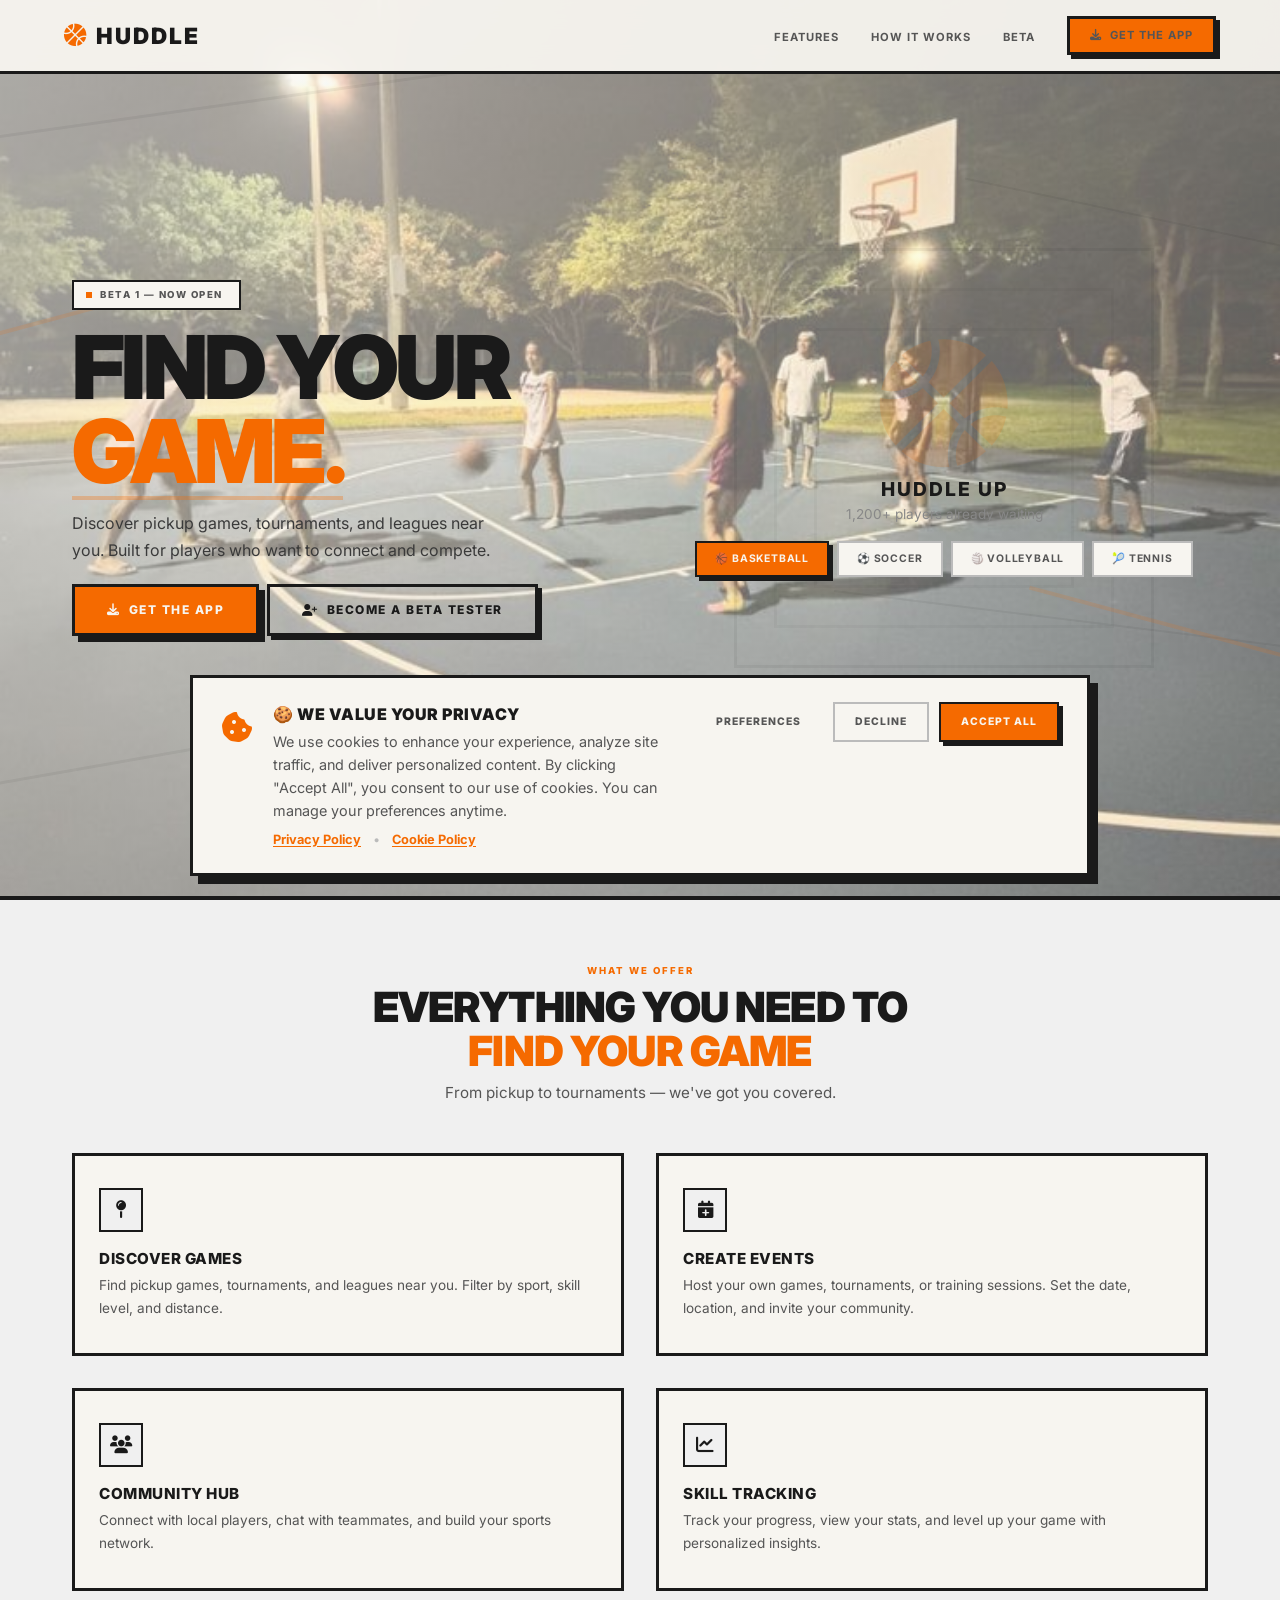
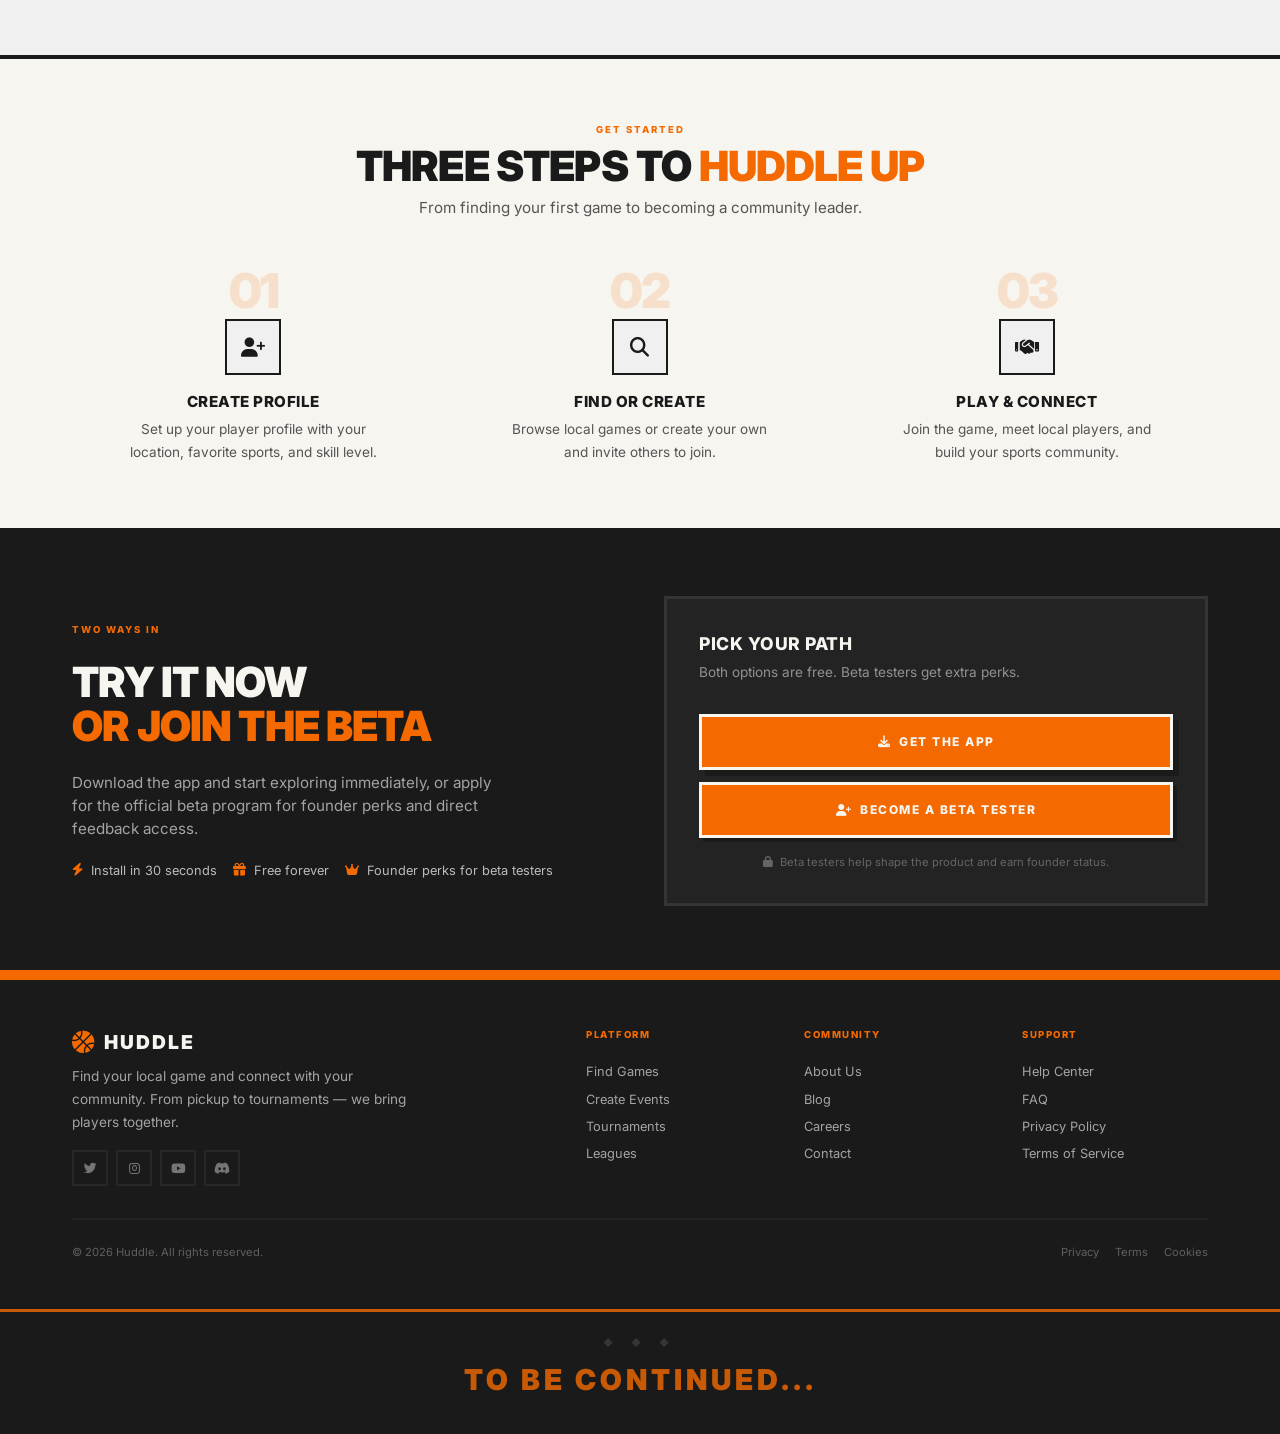
<file: index.html>
<!DOCTYPE html>
<html lang="en">

<head>
    <meta charset="UTF-8" />
    <meta name="viewport" content="width=device-width, initial-scale=1.0" />

    <!-- ========================================
    SEO & META TAGS
    ======================================== -->

    <title>Huddle — Find Pickup Games, Tournaments &amp; Leagues Near You</title>
    <meta name="title" content="Huddle — Find Pickup Games, Tournaments &amp; Leagues Near You" />
    <meta name="description"
        content="Discover pickup games, tournaments, and leagues near you. Join 1,200+ players already waiting. Find your game and connect with your community today." />
    <meta name="keywords"
        content="pickup games, sports leagues, tournaments, find games, local sports, basketball, soccer, volleyball, tennis, community sports, South Africa" />
    <meta name="robots" content="index, follow" />
    <link rel="canonical" href="https://joinhuddleup.netlify.app/" />

    <!-- Open Graph / Facebook -->
    <meta property="og:type" content="website" />
    <meta property="og:url" content="https://joinhuddleup.netlify.app/" />
    <meta property="og:title" content="Huddle — Find Pickup Games, Tournaments &amp; Leagues Near You" />
    <meta property="og:description"
        content="Discover pickup games, tournaments, and leagues near you. Join 1,200+ players already waiting. Find your game and connect with your community today." />
    <meta property="og:image" content="https://joinhuddleup.netlify.app//assets/images/og-image.jpg" />
    <meta property="og:image:width" content="1200" />
    <meta property="og:image:height" content="630" />
    <meta property="og:site_name" content="Huddle" />
    <meta property="og:locale" content="en_ZA" />

    <!-- Twitter -->
    <meta name="twitter:card" content="summary_large_image" />
    <meta name="twitter:url" content="https://joinhuddleup.netlify.app/" />
    <meta name="twitter:title" content="Huddle — Find Pickup Games, Tournaments &amp; Leagues Near You" />
    <meta name="twitter:description"
        content="Discover pickup games, tournaments, and leagues near you. Join 1,200+ players already waiting. Find your game and connect with your community today." />
    <meta name="twitter:image" content="https://joinhuddleup.netlify.app/assets/images/og-image.jpg" />

    <!-- Favicon -->
    <link rel="icon" href="assets/icons/favicon.ico" sizes="any" />
    <link rel="icon" href="assets/icons/favicon.svg" type="image/svg+xml" />
    <link rel="apple-touch-icon" href="assets/icons/apple-touch-icon.png" />
    <link rel="manifest" href="assets/icons/site.webmanifest" />

    <!-- Google Fonts -->
    <link rel="preconnect" href="https://fonts.googleapis.com" />
    <link rel="preconnect" href="https://fonts.gstatic.com" crossorigin />
    <link
        href="https://fonts.googleapis.com/css2?family=Inter:opsz,wght@14..32,300;14..32,400;14..32,500;14..32,600;14..32,700;14..32,800;14..32,900&display=swap"
        rel="stylesheet" />

    <!-- Font Awesome -->
    <link rel="stylesheet" href="https://cdnjs.cloudflare.com/ajax/libs/font-awesome/6.5.2/css/all.min.css" />

    <!-- ========================================
    LOADING SCREEN STYLES
    ======================================== -->
    <style>
        #loader-wrapper {
            position: fixed;
            top: 0;
            left: 0;
            right: 0;
            bottom: 0;
            z-index: 9999;
            background: #F7F5F0;
            display: flex;
            flex-direction: column;
            align-items: center;
            justify-content: center;
            transition: opacity 0.6s ease, visibility 0.6s ease;
            border-bottom: 6px solid #1A1A1A;
        }

        #loader-wrapper.hidden {
            opacity: 0;
            visibility: hidden;
            pointer-events: none;
        }

        .loader-ball {
            width: 60px;
            height: 60px;
            background: #F56A00;
            border-radius: 0;
            position: relative;
            box-shadow: 6px 6px 0 #1A1A1A;
            animation: bounce 0.8s cubic-bezier(0.3, 0.1, 0.7, 0.9) infinite alternate;
        }

        .loader-ball::after {
            content: '';
            position: absolute;
            top: 50%;
            left: 50%;
            transform: translate(-50%, -50%);
            width: 30px;
            height: 30px;
            border-radius: 0;
            border: 3px solid rgba(255, 255, 255, 0.3);
            border-top-color: #fff;
            animation: spin 1.2s linear infinite;
        }

        .loader-ball .shadow {
            position: absolute;
            bottom: -20px;
            left: 50%;
            transform: translateX(-50%);
            width: 40px;
            height: 8px;
            background: rgba(26, 26, 26, 0.10);
            border-radius: 0;
            animation: shadow 0.8s cubic-bezier(0.3, 0.1, 0.7, 0.9) infinite alternate;
        }

        @keyframes bounce {
            0% { transform: translateY(0); }
            100% { transform: translateY(-50px); }
        }

        @keyframes shadow {
            0% { transform: translateX(-50%) scale(1); opacity: 0.5; }
            100% { transform: translateX(-50%) scale(0.6); opacity: 0.15; }
        }

        @keyframes spin {
            0% { transform: translate(-50%, -50%) rotate(0deg); }
            100% { transform: translate(-50%, -50%) rotate(360deg); }
        }

        .loader-text {
            margin-top: 32px;
            font-family: 'Inter', sans-serif;
            font-weight: 900;
            font-size: 1.2rem;
            color: #1A1A1A;
            letter-spacing: 2px;
            display: flex;
            align-items: center;
            gap: 4px;
            text-transform: uppercase;
        }

        .loader-text .dot { animation: dotPulse 1.4s ease-in-out infinite; }
        .loader-text .dot:nth-child(2) { animation-delay: 0.2s; }
        .loader-text .dot:nth-child(3) { animation-delay: 0.4s; }

        @keyframes dotPulse {
            0%, 80%, 100% { opacity: 0; }
            40% { opacity: 1; }
        }

        .loader-sub {
            font-family: 'Inter', sans-serif;
            font-weight: 700;
            font-size: 0.75rem;
            color: #555555;
            margin-top: 8px;
            text-align: center;
            text-transform: uppercase;
            letter-spacing: 1.5px;
        }

        .loader-progress {
            margin-top: 24px;
            width: 200px;
            height: 4px;
            background: #F0F0F0;
            border-radius: 0;
            overflow: hidden;
            position: relative;
            border: 2px solid #1A1A1A;
        }

        .loader-progress .bar {
            position: absolute;
            top: 0;
            left: 0;
            height: 100%;
            width: 0%;
            background: #F56A00;
            border-radius: 0;
            transition: width 0.3s ease;
        }

        /* Cookie banner (unchanged) */
        .cookie-banner {
            position: fixed;
            bottom: 24px;
            left: 50%;
            transform: translateX(-50%) translateY(120px);
            max-width: 900px;
            width: calc(100% - 48px);
            background: #F7F5F0;
            border-radius: 0;
            box-shadow: 8px 8px 0 #1A1A1A;
            z-index: 9998;
            padding: 24px 28px;
            transition: transform 0.6s cubic-bezier(0.4, 0, 0.2, 1), opacity 0.6s ease;
            opacity: 0;
            border: 3px solid #1A1A1A;
        }

        .cookie-banner.show {
            transform: translateX(-50%) translateY(0);
            opacity: 1;
        }

        .cookie-banner.hidden {
            transform: translateX(-50%) translateY(120px);
            opacity: 0;
            pointer-events: none;
        }

        .cookie-banner-content {
            display: flex;
            align-items: flex-start;
            gap: 20px;
        }

        .cookie-banner-icon {
            flex-shrink: 0;
            font-size: 2rem;
            color: #F56A00;
            margin-top: 2px;
        }

        .cookie-banner-text { flex: 1; }

        .cookie-banner-text h3 {
            font-size: 1rem;
            font-weight: 900;
            color: #1A1A1A;
            margin-bottom: 4px;
            text-transform: uppercase;
            letter-spacing: 0.5px;
        }

        .cookie-banner-text p {
            font-size: 0.9rem;
            color: #555555;
            line-height: 1.6;
            margin: 0;
        }

        .cookie-banner-links { margin-top: 8px; font-size: 0.8rem; }

        .cookie-banner-links a {
            color: #F56A00;
            text-decoration: underline;
            text-underline-offset: 2px;
            font-weight: 700;
            transition: color 0.2s ease;
        }

        .cookie-banner-links a:hover { color: #D95C00; }

        .cookie-banner-links .separator {
            margin: 0 8px;
            color: #BBBBBB;
        }

        .cookie-banner-actions {
            display: flex;
            gap: 10px;
            flex-shrink: 0;
            align-items: center;
            margin-left: 12px;
        }

        .cookie-btn {
            padding: 10px 20px;
            border: 2px solid #1A1A1A;
            border-radius: 0;
            font-family: 'Inter', sans-serif;
            font-weight: 800;
            font-size: 0.65rem;
            cursor: pointer;
            transition: all 0.3s ease;
            white-space: nowrap;
            text-transform: uppercase;
            letter-spacing: 1px;
            min-height: 40px;
        }

        .cookie-btn-accept {
            background: #F56A00;
            color: #F7F5F0;
            box-shadow: 4px 4px 0 #1A1A1A;
        }

        .cookie-btn-accept:hover {
            background: #D95C00;
            transform: translate(-2px, -2px);
            box-shadow: 6px 6px 0 #1A1A1A;
        }

        .cookie-btn-decline {
            background: transparent;
            color: #555555;
            border: 2px solid #BBBBBB;
            box-shadow: none;
        }

        .cookie-btn-decline:hover {
            border-color: #1A1A1A;
            color: #1A1A1A;
            box-shadow: 4px 4px 0 #1A1A1A;
        }

        .cookie-btn-preferences {
            background: transparent;
            color: #555555;
            border: 2px solid transparent;
            box-shadow: none;
        }

        .cookie-btn-preferences:hover {
            border-color: #BBBBBB;
            background: #F0F0F0;
            box-shadow: 4px 4px 0 #1A1A1A;
        }

        .cookie-modal {
            display: none;
            position: fixed;
            inset: 0;
            background: rgba(26, 26, 26, 0.7);
            z-index: 10000;
            backdrop-filter: blur(4px);
            align-items: center;
            justify-content: center;
            padding: 20px;
        }

        .cookie-modal.show { display: flex; }

        .cookie-modal-content {
            background: #F7F5F0;
            border-radius: 0;
            max-width: 560px;
            width: 100%;
            max-height: 90vh;
            overflow-y: auto;
            padding: 36px 40px 32px;
            position: relative;
            box-shadow: 12px 12px 0 #1A1A1A;
            border: 3px solid #1A1A1A;
            animation: modalSlide 0.3s ease;
        }

        @keyframes modalSlide {
            from { opacity: 0; transform: scale(0.95) translateY(10px); }
            to { opacity: 1; transform: scale(1) translateY(0); }
        }

        .cookie-modal-close {
            position: absolute;
            top: 16px;
            right: 20px;
            background: none;
            border: none;
            font-size: 1.8rem;
            color: #888888;
            cursor: pointer;
            transition: color 0.2s ease;
            line-height: 1;
        }

        .cookie-modal-close:hover { color: #1A1A1A; }

        .cookie-modal-content h3 {
            font-size: 1.4rem;
            font-weight: 900;
            color: #1A1A1A;
            margin-bottom: 4px;
            text-transform: uppercase;
            letter-spacing: 1px;
        }

        .cookie-modal-sub {
            font-size: 0.9rem;
            color: #555555;
            margin-bottom: 24px;
        }

        .cookie-modal-options {
            display: flex;
            flex-direction: column;
            gap: 16px;
            margin-bottom: 24px;
        }

        .cookie-option {
            display: flex;
            justify-content: space-between;
            align-items: center;
            padding: 14px 16px;
            background: #F0F0F0;
            border-radius: 0;
            gap: 16px;
            border: 2px solid transparent;
            transition: border-color 0.2s ease;
        }

        .cookie-option:hover { border-color: #1A1A1A; }

        .cookie-option-info { flex: 1; }

        .cookie-option-name {
            font-weight: 800;
            font-size: 0.9rem;
            color: #1A1A1A;
            display: block;
            text-transform: uppercase;
            letter-spacing: 0.5px;
        }

        .cookie-option-desc {
            font-size: 0.8rem;
            color: #888888;
            display: block;
            margin-top: 2px;
        }

        .cookie-option-tag {
            display: inline-block;
            padding: 1px 10px;
            border-radius: 0;
            font-size: 0.5rem;
            font-weight: 800;
            text-transform: uppercase;
            letter-spacing: 0.5px;
            margin-top: 4px;
            border: 2px solid #1A1A1A;
        }

        .cookie-option-tag.essential {
            background: #1A1A1A;
            color: #F7F5F0;
        }

        .cookie-option-tag.functional {
            background: #F56A00;
            color: #F7F5F0;
            border-color: #F56A00;
        }

        .cookie-option-tag.analytics,
        .cookie-option-tag.marketing {
            background: #F0F0F0;
            color: #1A1A1A;
        }

        .toggle {
            position: relative;
            width: 44px;
            height: 24px;
            flex-shrink: 0;
        }

        .toggle input { opacity: 0; width: 0; height: 0; }

        .toggle .slider {
            position: absolute;
            cursor: pointer;
            inset: 0;
            background: #BBBBBB;
            transition: all 0.3s ease;
            border: 2px solid #1A1A1A;
            border-radius: 0;
        }

        .toggle .slider::before {
            content: '';
            position: absolute;
            height: 16px;
            width: 16px;
            left: 2px;
            bottom: 2px;
            background: #F7F5F0;
            transition: all 0.3s ease;
            border: 2px solid #1A1A1A;
            border-radius: 0;
        }

        .toggle input:checked+.slider { background: #F56A00; }

        .toggle input:checked+.slider::before {
            transform: translateX(20px);
            background: #F7F5F0;
        }

        .toggle input:disabled+.slider { opacity: 0.5; cursor: not-allowed; }

        .cookie-modal-actions {
            display: flex;
            gap: 10px;
            flex-wrap: wrap;
            padding-top: 16px;
            border-top: 3px solid #1A1A1A;
        }

        .cookie-modal-actions .cookie-btn {
            flex: 1;
            min-width: 100px;
            text-align: center;
            padding: 12px 20px;
        }

        .cookie-toast {
            position: fixed;
            bottom: 100px;
            right: 24px;
            background: #1A1A1A;
            color: #F7F5F0;
            padding: 14px 22px;
            border-radius: 0;
            font-family: 'Inter', sans-serif;
            font-size: 0.85rem;
            font-weight: 700;
            box-shadow: 6px 6px 0 #1A1A1A;
            transform: translateX(120px);
            opacity: 0;
            transition: all 0.5s cubic-bezier(0.4, 0, 0.2, 1);
            z-index: 10001;
            display: flex;
            align-items: center;
            gap: 10px;
            border: 2px solid #1A1A1A;
            text-transform: uppercase;
            letter-spacing: 0.5px;
        }

        .cookie-toast.show { transform: translateX(0); opacity: 1; }

        .cookie-toast i { color: #F56A00; font-size: 1.1rem; }

        @media (max-width: 968px) {
            .cookie-banner {
                bottom: 16px;
                width: calc(100% - 32px);
                padding: 20px;
            }

            .cookie-banner-content { flex-direction: column; gap: 14px; }
            .cookie-banner-icon { display: none; }

            .cookie-banner-actions {
                flex-direction: column;
                width: 100%;
                margin-left: 0;
                gap: 8px;
            }

            .cookie-banner-actions .cookie-btn {
                width: 100%;
                justify-content: center;
                padding: 12px;
            }

            .cookie-modal-content {
                padding: 24px 20px 20px;
                margin: 16px;
            }

            .cookie-option {
                flex-direction: column;
                align-items: flex-start;
                gap: 10px;
            }

            .cookie-modal-actions { flex-direction: column; }

            .cookie-modal-actions .cookie-btn {
                flex: none;
                width: 100%;
            }

            .cookie-toast {
                left: 16px;
                right: 16px;
                bottom: 90px;
                transform: translateY(120px);
            }

            .cookie-toast.show { transform: translateY(0); }
        }

        @media (max-width: 480px) {
            .cookie-banner {
                padding: 16px;
                bottom: 12px;
                width: calc(100% - 24px);
                box-shadow: 4px 4px 0 #1A1A1A;
            }

            .cookie-banner-text h3 { font-size: 0.9rem; }
            .cookie-banner-text p { font-size: 0.8rem; }

            .cookie-modal-content { padding: 20px 16px 16px; }
            .cookie-modal-content h3 { font-size: 1.2rem; }
            .cookie-option { padding: 12px 14px; }

            .loader-ball { width: 48px; height: 48px; }
            .loader-ball::after { width: 24px; height: 24px; }
            .loader-text { font-size: 1rem; margin-top: 24px; }
            .loader-progress { width: 160px; }
        }

        @media (max-width: 360px) {
            .loader-ball { width: 40px; height: 40px; }
            .loader-ball::after { width: 20px; height: 20px; }
            .loader-text { font-size: 0.9rem; }
            .loader-sub { font-size: 0.65rem; }
            .loader-progress { width: 140px; }
        }
    </style>

    <link rel="stylesheet" href="css/style.css" />

</head>

<body>

    <!-- ========================================
    LOADING SCREEN
    ======================================== -->
    <div id="loader-wrapper">
        <div class="loader-ball">
            <div class="shadow"></div>
        </div>
        <div class="loader-text">
            Huddle<span class="dot">.</span><span class="dot">.</span><span class="dot">.</span>
        </div>
        <div class="loader-sub">Finding your local games</div>
        <div class="loader-progress">
            <div class="bar" id="loaderProgressBar"></div>
        </div>
    </div>

    <!-- ========================================
    COOKIE CONSENT BANNER
    ======================================== -->
    <div id="cookieConsent" class="cookie-banner" role="dialog" aria-label="Cookie consent">
        <div class="cookie-banner-content">
            <div class="cookie-banner-icon">
                <i class="fas fa-cookie-bite"></i>
            </div>
            <div class="cookie-banner-text">
                <h3>🍪 We value your privacy</h3>
                <p>
                    We use cookies to enhance your experience, analyze site traffic, and deliver personalized content.
                    By clicking "Accept All", you consent to our use of cookies.
                    You can manage your preferences anytime.
                </p>
                <div class="cookie-banner-links">
                    <a href="pages/privacy.html">Privacy Policy</a>
                    <span class="separator">•</span>
                    <a href="pages/cookies.html">Cookie Policy</a>
                </div>
            </div>
            <div class="cookie-banner-actions">
                <button class="cookie-btn cookie-btn-preferences" id="cookiePreferencesBtn">
                    Preferences
                </button>
                <button class="cookie-btn cookie-btn-decline" id="cookieDeclineBtn">
                    Decline
                </button>
                <button class="cookie-btn cookie-btn-accept" id="cookieAcceptBtn">
                    Accept All
                </button>
            </div>
        </div>
    </div>

    <!-- Cookie Preferences Modal -->
    <div id="cookieModal" class="cookie-modal">
        <div class="cookie-modal-content">
            <button class="cookie-modal-close" id="cookieModalClose">&times;</button>
            <h3>Cookie Preferences</h3>
            <p class="cookie-modal-sub">Choose which cookies you want to allow.</p>

            <div class="cookie-modal-options">
                <div class="cookie-option">
                    <div class="cookie-option-info">
                        <span class="cookie-option-name">Essential Cookies</span>
                        <span class="cookie-option-desc">Required for the website to function properly. Cannot be
                            disabled.</span>
                        <span class="cookie-option-tag essential">Always Active</span>
                    </div>
                    <div class="toggle">
                        <input type="checkbox" checked disabled />
                        <span class="slider"></span>
                    </div>
                </div>

                <div class="cookie-option">
                    <div class="cookie-option-info">
                        <span class="cookie-option-name">Functional Cookies</span>
                        <span class="cookie-option-desc">Remember your preferences and settings for a better
                            experience.</span>
                        <span class="cookie-option-tag functional">Optional</span>
                    </div>
                    <div class="toggle">
                        <input type="checkbox" id="cookieFunctional" checked />
                        <label for="cookieFunctional" class="slider"></label>
                    </div>
                </div>

                <div class="cookie-option">
                    <div class="cookie-option-info">
                        <span class="cookie-option-name">Analytics Cookies</span>
                        <span class="cookie-option-desc">Help us understand how you use Huddle to improve our
                            platform.</span>
                        <span class="cookie-option-tag analytics">Optional</span>
                    </div>
                    <div class="toggle">
                        <input type="checkbox" id="cookieAnalytics" checked />
                        <label for="cookieAnalytics" class="slider"></label>
                    </div>
                </div>

                <div class="cookie-option">
                    <div class="cookie-option-info">
                        <span class="cookie-option-name">Marketing Cookies</span>
                        <span class="cookie-option-desc">Deliver relevant ads and promotions based on your
                            interests.</span>
                        <span class="cookie-option-tag marketing">Optional</span>
                    </div>
                    <div class="toggle">
                        <input type="checkbox" id="cookieMarketing" checked />
                        <label for="cookieMarketing" class="slider"></label>
                    </div>
                </div>
            </div>

            <div class="cookie-modal-actions">
                <button class="cookie-btn cookie-btn-decline" id="cookieModalDecline">Decline All</button>
                <button class="cookie-btn cookie-btn-preferences" id="cookieModalSave">Save Preferences</button>
                <button class="cookie-btn cookie-btn-accept" id="cookieModalAccept">Accept All</button>
            </div>
        </div>
    </div>

    <!-- Toast Notification -->
    <div id="cookieToast" class="cookie-toast">
        <i class="fas fa-check-circle"></i>
        <span id="cookieToastMessage">Preferences saved!</span>
    </div>

    <!-- ========================================
    NAVIGATION
    ======================================== -->
    <nav id="navbar">
        <div class="nav-wrapper">
            <a href="#" class="logo">
                <i class="fas fa-basketball-ball"></i> HUDDLE
            </a>
            <ul class="nav-links">
                <li><a href="#features">Features</a></li>
                <li><a href="#how-it-works">How It Works</a></li>
                <li><a href="#beta">Beta</a></li>
                <li>
                    <a href="https://huddleza.netlify.app/?install=1"
                       class="btn btn-primary btn-small"
                       target="_blank"
                       rel="noopener">
                        <i class="fas fa-download"></i> Get the App
                    </a>
                </li>
            </ul>
            <button class="mobile-menu" id="menuToggle">
                <i class="fas fa-bars"></i>
            </button>
        </div>
    </nav>

    <!-- Mobile -->
    <div class="mobile-overlay" id="mobileOverlay"></div>
    <div class="mobile-panel" id="mobilePanel">
        <button class="close-btn" id="closeMenu"><i class="fas fa-times"></i></button>
        <a href="#features">Features</a>
        <a href="#how-it-works">How It Works</a>
        <a href="#beta">Beta</a>
        <a href="https://huddleza.netlify.app/?install=1"
           class="btn btn-primary btn-small"
           target="_blank"
           rel="noopener"
           style="margin-top:16px;width:100%;justify-content:center;">
            <i class="fas fa-download"></i> Get the App
        </a>
    </div>

    <!-- ========================================
    HERO
    ======================================== -->
    <section class="hero" id="heroSection">
        <div class="speed-lines">
            <div class="speed-line"></div>
            <div class="speed-line"></div>
            <div class="speed-line"></div>
            <div class="speed-line"></div>
            <div class="speed-line"></div>
            <div class="speed-line accent"></div>
            <div class="speed-line accent"></div>
        </div>
        <div class="container">
            <div class="hero-grid">
                <div class="hero-content">
                    <div class="hero-badge">
                        <span class="dot"></span> Beta 1 — Now Open
                    </div>

                    <h1 class="hero-title">
                        FIND YOUR<br />
                        <span class="highlight" id="sportHighlight">GAME.</span>
                    </h1>

                    <p class="hero-description" id="sportDescription">
                        Discover pickup games, tournaments, and leagues near you.
                        Built for players who want to connect and compete.
                    </p>

                    <div class="hero-actions">
                        <a href="https://huddleza.netlify.app/?install=1"
                           class="btn btn-primary"
                           target="_blank"
                           rel="noopener">
                            <i class="fas fa-download"></i> Get the App
                        </a>
                        <a href="pages/beta.html" class="btn btn-outline">
                            <i class="fas fa-user-plus"></i> Become a Beta Tester
                        </a>
                    </div>
                </div>

                <div class="hero-visual">
                    <div class="ring"></div>
                    <div class="ring"></div>
                    <div class="ring"></div>

                    <div class="content">
                        <span class="big-icon" id="sportIcon">
                            <i class="fas fa-basketball-ball"></i>
                        </span>
                        <div class="label" id="sportLabel">Huddle Up</div>
                        <div class="sub-label">1,200+ players already waiting</div>

                        <div class="feature-pills">
                            <span class="pill active" data-sport="basketball">
                                🏀 Basketball
                            </span>
                            <span class="pill" data-sport="soccer">
                                ⚽ Soccer
                            </span>
                            <span class="pill" data-sport="volleyball">
                                🏐 Volleyball
                            </span>
                            <span class="pill" data-sport="tennis">
                                🎾 Tennis
                            </span>
                        </div>
                    </div>
                </div>
            </div>
        </div>
    </section>

    <!-- ========================================
    FEATURES
    ======================================== -->
    <section class="features" id="features">
        <div class="container">
            <div class="features-header">
                <div class="section-label">What We Offer</div>
                <h2 class="section-title">
                    Everything you need to <br /><span class="highlight">find your game</span>
                </h2>
                <p class="section-sub">From pickup to tournaments — we've got you covered.</p>
            </div>

            <div class="features-grid">
                <div class="feature-card">
                    <div class="icon"><i class="fas fa-map-pin"></i></div>
                    <h3>Discover Games</h3>
                    <p>Find pickup games, tournaments, and leagues near you. Filter by sport, skill level, and distance.
                    </p>
                </div>

                <div class="feature-card">
                    <div class="icon"><i class="fas fa-calendar-plus"></i></div>
                    <h3>Create Events</h3>
                    <p>Host your own games, tournaments, or training sessions. Set the date, location, and invite your
                        community.</p>
                </div>

                <div class="feature-card">
                    <div class="icon"><i class="fas fa-users"></i></div>
                    <h3>Community Hub</h3>
                    <p>Connect with local players, chat with teammates, and build your sports network.</p>
                </div>

                <div class="feature-card">
                    <div class="icon"><i class="fas fa-chart-line"></i></div>
                    <h3>Skill Tracking</h3>
                    <p>Track your progress, view your stats, and level up your game with personalized insights.</p>
                </div>
            </div>
        </div>
    </section>

    <!-- ========================================
    HOW IT WORKS
    ======================================== -->
    <section class="how-it-works" id="how-it-works">
        <div class="container">
            <div class="features-header">
                <div class="section-label">Get Started</div>
                <h2 class="section-title">
                    Three steps to <span class="highlight">huddle up</span>
                </h2>
                <p class="section-sub">From finding your first game to becoming a community leader.</p>
            </div>

            <div class="steps-grid">
                <div class="step">
                    <div class="number">01</div>
                    <div class="icon-wrap"><i class="fas fa-user-plus"></i></div>
                    <h3>Create Profile</h3>
                    <p>Set up your player profile with your location, favorite sports, and skill level.</p>
                </div>

                <div class="step">
                    <div class="number">02</div>
                    <div class="icon-wrap"><i class="fas fa-magnifying-glass"></i></div>
                    <h3>Find or Create</h3>
                    <p>Browse local games or create your own and invite others to join.</p>
                </div>

                <div class="step">
                    <div class="number">03</div>
                    <div class="icon-wrap"><i class="fas fa-handshake"></i></div>
                    <h3>Play & Connect</h3>
                    <p>Join the game, meet local players, and build your sports community.</p>
                </div>
            </div>
        </div>
    </section>

    <!-- ========================================
    BETA
    ======================================== -->
    <section class="waitlist" id="beta">
        <div class="container">
            <div class="waitlist-wrapper">
                <div class="waitlist-content">
                    <div class="section-label">Two Ways In</div>
                    <h2 class="section-title">
                        Try it now <br /><span class="highlight">or join the beta</span>
                    </h2>
                    <p class="section-sub">
                        Download the app and start exploring immediately, or apply for the
                        official beta program for founder perks and direct feedback access.
                    </p>
                    <div class="waitlist-perks">
                        <span class="perk"><i class="fas fa-bolt"></i> Install in 30 seconds</span>
                        <span class="perk"><i class="fas fa-gift"></i> Free forever</span>
                        <span class="perk"><i class="fas fa-crown"></i> Founder perks for beta testers</span>
                    </div>
                </div>

                <div class="waitlist-form">
                    <div class="form-title">Pick Your Path</div>
                    <div class="form-sub">Both options are free. Beta testers get extra perks.</div>

                    <!-- Primary: Download -->
                    <a href="https://huddleza.netlify.app/?install=1"
                       class="btn btn-primary"
                       target="_blank"
                       rel="noopener"
                       style="width:100%;justify-content:center;margin-top:16px;">
                        <i class="fas fa-download"></i> Get the App
                    </a>

                    <!-- Secondary: Beta -->
                    <a href="pages/beta.html"
                       class="btn btn-outline"
                       style="width:100%;justify-content:center;margin-top:12px;">
                        <i class="fas fa-user-plus"></i> Become a Beta Tester
                    </a>

                    <div class="footnote" style="margin-top:16px;">
                        <i class="fas fa-lock"></i> Beta testers help shape the product and earn founder status.
                    </div>
                </div>
            </div>
        </div>
    </section>

    <!-- ========================================
    FOOTER
    ======================================== -->
    <footer class="footer">
        <div class="container">
            <div class="footer-top">
                <div class="footer-brand">
                    <a href="#" class="logo">
                        <i class="fas fa-basketball-ball"></i> HUDDLE
                    </a>
                    <p>Find your local game and connect with your community. From pickup to tournaments — we bring
                        players together.</p>
                    <div class="footer-social">
                        <a href="#"><i class="fab fa-twitter"></i></a>
                        <a href="https://www.instagram.com/buildinglynx/"><i class="fab fa-instagram"></i></a>
                        <a href="https://www.youtube.com/@filmedbyluvo"><i class="fab fa-youtube"></i></a>
                        <a href="#"><i class="fab fa-discord"></i></a>
                    </div>
                </div>

                <div class="footer-links">
                    <div>
                        <h4>Platform</h4>
                        <a href="#">Find Games</a>
                        <a href="#">Create Events</a>
                        <a href="#">Tournaments</a>
                        <a href="#">Leagues</a>
                    </div>
                    <div>
                        <h4>Community</h4>
                        <a href="#">About Us</a>
                        <a href="#">Blog</a>
                        <a href="#">Careers</a>
                        <a href="#">Contact</a>
                    </div>
                    <div>
                        <h4>Support</h4>
                        <a href="pages/help.html">Help Center</a>
                        <a href="pages/faq.html">FAQ</a>
                        <a href="pages/privacy.html">Privacy Policy</a>
                        <a href="pages/terms.html">Terms of Service</a>
                    </div>
                </div>
            </div>

            <div class="footer-bottom">
                <span>&copy; 2026 Huddle. All rights reserved.</span>
                <div class="footer-bottom-links">
                    <a href="pages/privacy.html">Privacy</a>
                    <a href="pages/terms.html">Terms</a>
                    <a href="pages/cookies.html">Cookies</a>
                </div>
            </div>
        </div>
        <div class="manga-continued">
            <span>To be continued...</span>
        </div>
    </footer>

    <script src="js/main.js"></script>

    <script>
        (function () {
            const loader = document.getElementById('loader-wrapper');
            const progressBar = document.getElementById('loaderProgressBar');

            let progress = 0;
            const interval = setInterval(() => {
                progress += Math.random() * 8 + 2;
                if (progress > 95) progress = 95;
                progressBar.style.width = progress + '%';
            }, 150);

            function hideLoader() {
                clearInterval(interval);
                progressBar.style.width = '100%';

                setTimeout(() => {
                    loader.classList.add('hidden');
                    document.body.style.overflow = '';
                }, 500);
            }

            if (document.readyState === 'complete') {
                hideLoader();
            } else {
                window.addEventListener('load', hideLoader);
            }

            setTimeout(() => {
                if (!loader.classList.contains('hidden')) {
                    hideLoader();
                }
            }, 3000);

            document.body.style.overflow = 'hidden';
        })();
    </script>

</body>

</html>
</file>
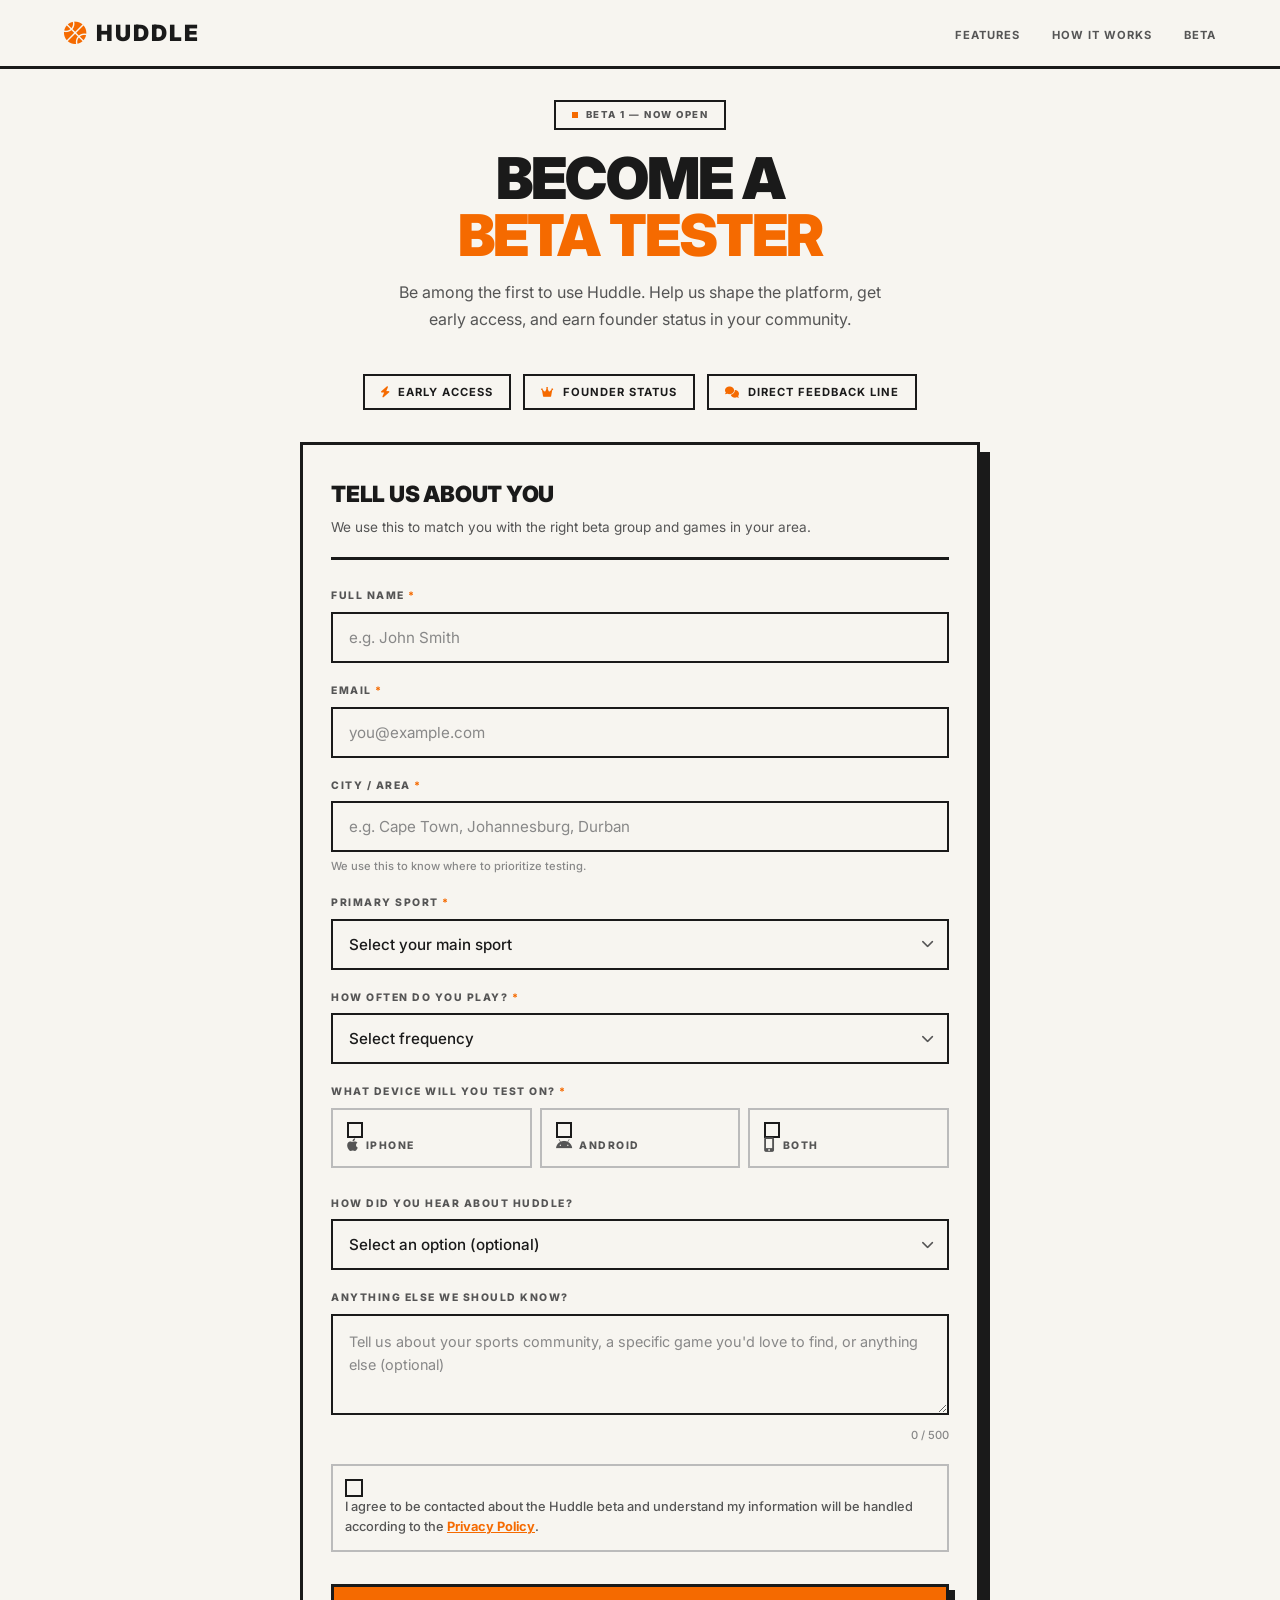
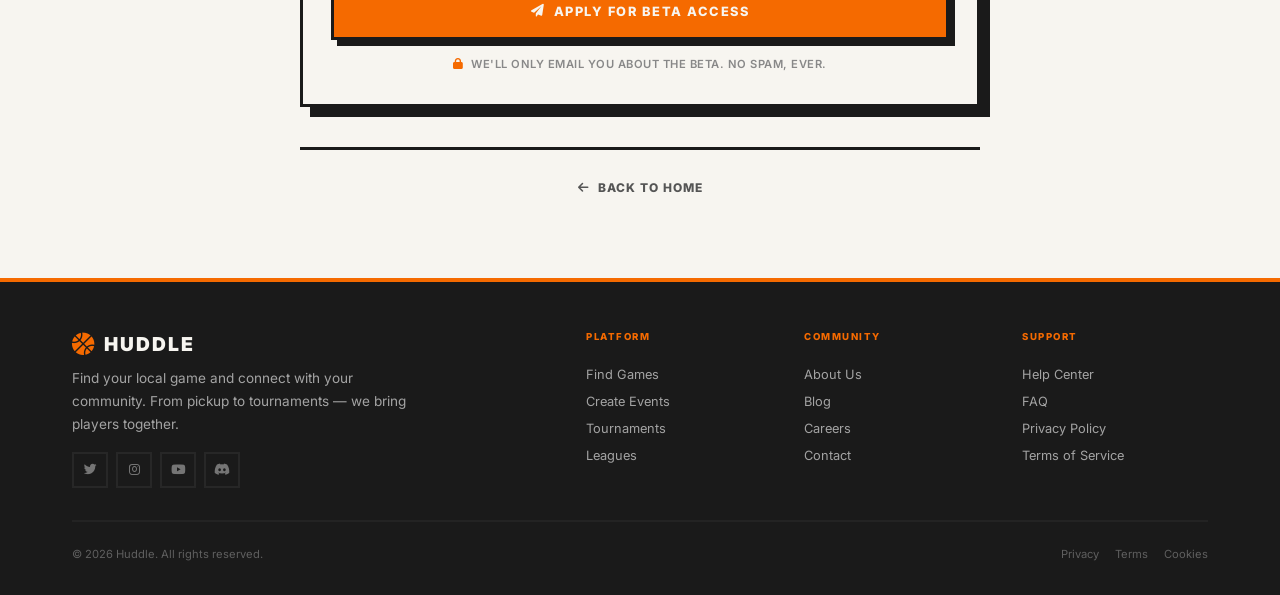
<file: pages/beta.html>
<!DOCTYPE html>
<html lang="en">

<head>
    <meta charset="UTF-8" />
    <meta name="viewport" content="width=device-width, initial-scale=1.0" />

    <title>Become a Beta Tester — Huddle</title>
    <meta name="description"
        content="Join the Huddle beta and help shape the future of local pickup sports. Sign up to test the app before launch." />
    <meta name="robots" content="noindex, follow" />
    <link rel="canonical" href="https://joinhuddleup.netlify.app/pages/beta.html" />

    <!-- Favicon -->
    <link rel="icon" href="/assets/icons/favicon.ico" sizes="any" />
    <link rel="icon" href="/assets/icons/favicon.svg" type="image/svg+xml" />
    <link rel="apple-touch-icon" href="/assets/icons/apple-touch-icon.png" />

    <!-- Fonts -->
    <link rel="preconnect" href="https://fonts.googleapis.com" />
    <link rel="preconnect" href="https://fonts.gstatic.com" crossorigin />
    <link
        href="https://fonts.googleapis.com/css2?family=Inter:opsz,wght@14..32,300;14..32,400;14..32,500;14..32,600;14..32,700;14..32,800;14..32,900&display=swap"
        rel="stylesheet" />

    <!-- Font Awesome -->
    <link rel="stylesheet" href="https://cdnjs.cloudflare.com/ajax/libs/font-awesome/6.0.0-beta3/css/all.min.css" />

    <!-- Styles -->
    <link rel="stylesheet" href="/css/style.css" />
    <link rel="stylesheet" href="/css/beta.css" />
</head>

<body>

    <!-- ========================================
    NAVIGATION
    ======================================== -->
    <nav id="navbar">
        <div class="nav-wrapper">
            <a href="/index.html" class="logo">
                <i class="fas fa-basketball-ball"></i> HUDDLE
            </a>
            <ul class="nav-links">
                <li><a href="/index.html#features">Features</a></li>
                <li><a href="/index.html#how-it-works">How It Works</a></li>
                <li><a href="/index.html#beta">Beta</a></li>
            </ul>
            <button class="mobile-menu" id="menuToggle">
                <i class="fas fa-bars"></i>
            </button>
        </div>
    </nav>

    <!-- Mobile Menu -->
    <div class="mobile-overlay" id="mobileOverlay"></div>
    <div class="mobile-panel" id="mobilePanel">
        <button class="close-btn" id="closeMenu"><i class="fas fa-times"></i></button>
        <a href="/index.html#features">Features</a>
        <a href="/index.html#how-it-works">How It Works</a>
        <a href="/index.html#beta">Beta</a>
    </div>

    <!-- ========================================
    BETA FORM
    ======================================== -->
    <main class="beta-wrapper">
        <div class="beta-container">

            <!-- Hero -->
            <div class="beta-hero">
                <div class="beta-badge">
                    <span class="dot"></span> BETA 1 — NOW OPEN
                </div>
                <h1>Become a<br /><span class="highlight">Beta Tester</span></h1>
                <p>
                    Be among the first to use Huddle. Help us shape the platform,
                    get early access, and earn founder status in your community.
                </p>
            </div>

            <!-- Benefits -->
            <div class="beta-benefits">
                <div class="beta-benefit">
                    <i class="fas fa-bolt"></i>
                    <span>Early access</span>
                </div>
                <div class="beta-benefit">
                    <i class="fas fa-crown"></i>
                    <span>Founder status</span>
                </div>
                <div class="beta-benefit">
                    <i class="fas fa-comments"></i>
                    <span>Direct feedback line</span>
                </div>
            </div>

            <!-- Form Card -->
            <div class="beta-card">

                <div class="beta-card-header">
                    <h2>Tell Us About You</h2>
                    <p>We use this to match you with the right beta group and games in your area.</p>
                </div>

                <form
                    id="betaForm"
                    action="https://formspree.io/f/mbgdoaan"
                    method="POST"
                    novalidate
                >
                    <!-- Honeypot -->
                    <input type="text" name="_gotcha" style="display:none" tabindex="-1" autocomplete="off" />

                    <!-- Subject line for email notification -->
                    <input type="hidden" name="_subject" value="New Huddle Beta Tester Application" />

                    <!-- ============================ -->
                    <!-- 1. FULL NAME -->
                    <!-- ============================ -->
                    <div class="form-field">
                        <label for="betaName">
                            FULL NAME <span class="required">*</span>
                        </label>
                        <input
                            type="text"
                            id="betaName"
                            name="name"
                            placeholder="e.g. John Smith"
                            required
                            maxlength="80"
                            autocomplete="name"
                        />
                        <span class="form-error" data-for="betaName"></span>
                    </div>

                    <!-- ============================ -->
                    <!-- 2. EMAIL -->
                    <!-- ============================ -->
                    <div class="form-field">
                        <label for="betaEmail">
                            EMAIL <span class="required">*</span>
                        </label>
                        <input
                            type="email"
                            id="betaEmail"
                            name="email"
                            placeholder="you@example.com"
                            required
                            autocomplete="email"
                        />
                        <span class="form-error" data-for="betaEmail"></span>
                    </div>

                    <!-- ============================ -->
                    <!-- 3. CITY -->
                    <!-- ============================ -->
                    <div class="form-field">
                        <label for="betaCity">
                            CITY / AREA <span class="required">*</span>
                        </label>
                        <input
                            type="text"
                            id="betaCity"
                            name="city"
                            placeholder="e.g. Cape Town, Johannesburg, Durban"
                            required
                            maxlength="80"
                            autocomplete="address-level2"
                        />
                        <span class="form-hint">We use this to know where to prioritize testing.</span>
                        <span class="form-error" data-for="betaCity"></span>
                    </div>

                    <!-- ============================ -->
                    <!-- 4. PRIMARY SPORT -->
                    <!-- ============================ -->
                    <div class="form-field">
                        <label for="betaSport">
                            PRIMARY SPORT <span class="required">*</span>
                        </label>
                        <div class="select-wrap">
                            <select id="betaSport" name="sport" required>
                                <option value="">Select your main sport</option>
                                <option value="basketball">🏀 Basketball</option>
                                <option value="soccer">⚽ Soccer</option>
                                <option value="volleyball">🏐 Volleyball</option>
                                <option value="tennis">🎾 Tennis</option>
                                <option value="running">🏃 Running</option>
                                <option value="other">🎯 Other</option>
                            </select>
                            <i class="fas fa-chevron-down"></i>
                        </div>
                        <span class="form-error" data-for="betaSport"></span>
                    </div>

                    <!-- ============================ -->
                    <!-- 5. PLAY FREQUENCY -->
                    <!-- ============================ -->
                    <div class="form-field">
                        <label for="betaFrequency">
                            HOW OFTEN DO YOU PLAY? <span class="required">*</span>
                        </label>
                        <div class="select-wrap">
                            <select id="betaFrequency" name="frequency" required>
                                <option value="">Select frequency</option>
                                <option value="daily">Almost every day</option>
                                <option value="weekly">A few times a week</option>
                                <option value="weekly_once">Once a week</option>
                                <option value="monthly">A few times a month</option>
                                <option value="sometimes">Occasionally</option>
                            </select>
                            <i class="fas fa-chevron-down"></i>
                        </div>
                        <span class="form-error" data-for="betaFrequency"></span>
                    </div>

                    <!-- ============================ -->
                    <!-- 6. DEVICE -->
                    <!-- ============================ -->
                    <div class="form-field">
                        <label>
                            WHAT DEVICE WILL YOU TEST ON? <span class="required">*</span>
                        </label>
                        <div class="radio-group">
                            <label class="radio-option">
                                <input type="radio" name="device" value="ios" required />
                                <span class="radio-box"></span>
                                <span class="radio-label">
                                    <i class="fab fa-apple"></i> iPhone
                                </span>
                            </label>
                            <label class="radio-option">
                                <input type="radio" name="device" value="android" required />
                                <span class="radio-box"></span>
                                <span class="radio-label">
                                    <i class="fab fa-android"></i> Android
                                </span>
                            </label>
                            <label class="radio-option">
                                <input type="radio" name="device" value="both" required />
                                <span class="radio-box"></span>
                                <span class="radio-label">
                                    <i class="fas fa-mobile-alt"></i> Both
                                </span>
                            </label>
                        </div>
                        <span class="form-error" data-for="device"></span>
                    </div>

                    <!-- ============================ -->
                    <!-- 7. HOW HEARD -->
                    <!-- ============================ -->
                    <div class="form-field">
                        <label for="betaHeard">
                            HOW DID YOU HEAR ABOUT HUDDLE?
                        </label>
                        <div class="select-wrap">
                            <select id="betaHeard" name="heard_from">
                                <option value="">Select an option (optional)</option>
                                <option value="friend">A friend told me</option>
                                <option value="instagram">Instagram</option>
                                <option value="tiktok">TikTok</option>
                                <option value="twitter">Twitter / X</option>
                                <option value="whatsapp">WhatsApp group</option>
                                <option value="google">Google search</option>
                                <option value="other">Other</option>
                            </select>
                            <i class="fas fa-chevron-down"></i>
                        </div>
                    </div>

                    <!-- ============================ -->
                    <!-- 8. NOTES -->
                    <!-- ============================ -->
                    <div class="form-field">
                        <label for="betaNotes">
                            ANYTHING ELSE WE SHOULD KNOW?
                        </label>
                        <textarea
                            id="betaNotes"
                            name="notes"
                            rows="3"
                            maxlength="500"
                            placeholder="Tell us about your sports community, a specific game you'd love to find, or anything else (optional)"
                        ></textarea>
                        <span class="form-hint char-count">
                            <span id="notesCount">0</span> / 500
                        </span>
                    </div>

                    <!-- ============================ -->
                    <!-- 9. CONSENT -->
                    <!-- ============================ -->
                    <div class="form-field">
                        <label class="checkbox-option">
                            <input type="checkbox" name="consent" id="betaConsent" required />
                            <span class="checkbox-box"></span>
                            <span class="checkbox-label">
                                I agree to be contacted about the Huddle beta and
                                understand my information will be handled according to the
                                <a href="/pages/privacy.html" target="_blank">Privacy Policy</a>.
                            </span>
                        </label>
                        <span class="form-error" data-for="betaConsent"></span>
                    </div>

                    <!-- ============================ -->
                    <!-- SUBMIT -->
                    <!-- ============================ -->
                    <button type="submit" class="btn btn-primary btn-submit" id="betaSubmit">
                        <i class="fas fa-paper-plane"></i>
                        Apply for Beta Access
                    </button>

                    <div class="form-footnote">
                        <i class="fas fa-lock"></i>
                        We'll only email you about the beta. No spam, ever.
                    </div>

                </form>

            </div>

            <!-- Back -->
            <div class="beta-back">
                <a href="/index.html">
                    <i class="fas fa-arrow-left"></i> Back to home
                </a>
            </div>

        </div>
    </main>

    <!-- ========================================
    FOOTER
    ======================================== -->
    <footer class="footer">
        <div class="container">
            <div class="footer-top">
                <div class="footer-brand">
                    <a href="/index.html" class="logo">
                        <i class="fas fa-basketball-ball"></i> HUDDLE
                    </a>
                    <p>Find your local game and connect with your community. From pickup to tournaments — we bring
                        players together.</p>
                    <div class="footer-social">
                        <a href="#"><i class="fab fa-twitter"></i></a>
                        <a href="https://www.instagram.com/buildinglynx/"><i class="fab fa-instagram"></i></a>
                        <a href="https://www.youtube.com/@filmedbyluvo"><i class="fab fa-youtube"></i></a>
                        <a href="#"><i class="fab fa-discord"></i></a>
                    </div>
                </div>

                <div class="footer-links">
                    <div>
                        <h4>Platform</h4>
                        <a href="/index.html#features">Find Games</a>
                        <a href="/index.html#features">Create Events</a>
                        <a href="#">Tournaments</a>
                        <a href="#">Leagues</a>
                    </div>
                    <div>
                        <h4>Community</h4>
                        <a href="#">About Us</a>
                        <a href="#">Blog</a>
                        <a href="#">Careers</a>
                        <a href="#">Contact</a>
                    </div>
                    <div>
                        <h4>Support</h4>
                        <a href="/pages/help.html">Help Center</a>
                        <a href="/pages/faq.html">FAQ</a>
                        <a href="/pages/privacy.html">Privacy Policy</a>
                        <a href="/pages/terms.html">Terms of Service</a>
                    </div>
                </div>
            </div>

            <div class="footer-bottom">
                <span>&copy; 2026 Huddle. All rights reserved.</span>
                <div class="footer-bottom-links">
                    <a href="/pages/privacy.html">Privacy</a>
                    <a href="/pages/terms.html">Terms</a>
                    <a href="/pages/cookies.html">Cookies</a>
                </div>
            </div>
        </div>
    </footer>

    <!-- ========================================
    SCRIPTS
    ======================================== -->
    <script>
        // ========================================
        // NAVBAR SCROLL
        // ========================================
        const navbar = document.getElementById('navbar');
        window.addEventListener('scroll', () => {
            navbar.classList.toggle('scrolled', window.scrollY > 50);
        });

        // ========================================
        // MOBILE MENU
        // ========================================
        const toggle = document.getElementById('menuToggle');
        const closeBtn = document.getElementById('closeMenu');
        const panel = document.getElementById('mobilePanel');
        const overlay = document.getElementById('mobileOverlay');

        function openMenu() {
            panel.classList.add('active');
            overlay.classList.add('active');
            document.body.style.overflow = 'hidden';
        }
        function closeMenu() {
            panel.classList.remove('active');
            overlay.classList.remove('active');
            document.body.style.overflow = '';
        }

        toggle.addEventListener('click', openMenu);
        closeBtn.addEventListener('click', closeMenu);
        overlay.addEventListener('click', closeMenu);
        document.querySelectorAll('.mobile-panel a').forEach(a => a.addEventListener('click', closeMenu));

        // ========================================
        // CHARACTER COUNTER
        // ========================================
        const notes = document.getElementById('betaNotes');
        const notesCount = document.getElementById('notesCount');
        if (notes && notesCount) {
            notes.addEventListener('input', () => {
                notesCount.textContent = notes.value.length;
            });
        }

        // ========================================
        // FORM VALIDATION + AJAX SUBMIT
        // ========================================
        const form = document.getElementById('betaForm');

        function clearErrors() {
            document.querySelectorAll('.form-error').forEach(el => el.textContent = '');
            document.querySelectorAll('.form-field.has-error').forEach(el => el.classList.remove('has-error'));
        }

        function showError(fieldId, message) {
            const errorEl = document.querySelector(`.form-error[data-for="${fieldId}"]`);
            if (errorEl) {
                errorEl.textContent = message;
                errorEl.closest('.form-field')?.classList.add('has-error');
            }
        }

        form.addEventListener('submit', async (e) => {
            // Always prevent default — we handle submission manually via AJAX
            e.preventDefault();

            clearErrors();
            let hasError = false;

            const name = document.getElementById('betaName').value.trim();
            const email = document.getElementById('betaEmail').value.trim();
            const city = document.getElementById('betaCity').value.trim();
            const sport = document.getElementById('betaSport').value;
            const frequency = document.getElementById('betaFrequency').value;
            const device = form.querySelector('input[name="device"]:checked');
            const consent = document.getElementById('betaConsent').checked;

            if (!name) {
                showError('betaName', 'Please enter your name');
                hasError = true;
            }
            if (!email || !/^[^\s@]+@[^\s@]+\.[^\s@]+$/.test(email)) {
                showError('betaEmail', 'Please enter a valid email');
                hasError = true;
            }
            if (!city) {
                showError('betaCity', 'Please enter your city');
                hasError = true;
            }
            if (!sport) {
                showError('betaSport', 'Please select a sport');
                hasError = true;
            }
            if (!frequency) {
                showError('betaFrequency', 'Please select how often you play');
                hasError = true;
            }
            if (!device) {
                showError('device', 'Please select your device');
                hasError = true;
            }
            if (!consent) {
                showError('betaConsent', 'Please agree to be contacted');
                hasError = true;
            }

            if (hasError) {
                const firstError = document.querySelector('.form-field.has-error');
                if (firstError) {
                    firstError.scrollIntoView({ behavior: 'smooth', block: 'center' });
                    firstError.querySelector('input, select, textarea')?.focus();
                }
                return;
            }

            // -------- AJAX submit to Formspree --------
            const btn = document.getElementById('betaSubmit');
            const originalHTML = btn.innerHTML;
            btn.disabled = true;
            btn.innerHTML = '<i class="fas fa-spinner fa-spin"></i> Submitting...';

            try {
                const formData = new FormData(form);

                const response = await fetch(form.action, {
                    method: 'POST',
                    body: formData,
                    headers: { 'Accept': 'application/json' },
                });

                if (response.ok) {
                    // Success — redirect to your thank-you page
                    window.location.href = '/pages/thank-you.html';
                } else {
                    // Formspree returns JSON with errors on failure
                    const data = await response.json().catch(() => ({}));
                    const msg = data?.errors?.[0]?.message
                        || 'Something went wrong. Please try again.';
                    showError('betaEmail', msg);

                    btn.disabled = false;
                    btn.innerHTML = originalHTML;

                    // Scroll to first error
                    const firstError = document.querySelector('.form-field.has-error');
                    if (firstError) {
                        firstError.scrollIntoView({ behavior: 'smooth', block: 'center' });
                    }
                }
            } catch (err) {
                // Network error — offline, Formspree unreachable, etc.
                showError('betaEmail', 'Network error. Please check your connection and try again.');

                btn.disabled = false;
                btn.innerHTML = originalHTML;
            }
        });

        // ========================================
        // REAL-TIME EMAIL VALIDATION
        // ========================================
        document.getElementById('betaEmail').addEventListener('blur', function () {
            const val = this.value.trim();
            const emailError = document.querySelector('.form-error[data-for="betaEmail"]');

            if (val && !/^[^\s@]+@[^\s@]+\.[^\s@]+$/.test(val)) {
                showError('betaEmail', 'Please enter a valid email');
            } else {
                emailError.textContent = '';
                this.closest('.form-field')?.classList.remove('has-error');
            }
        });
    </script>

</body>

</html>
</file>
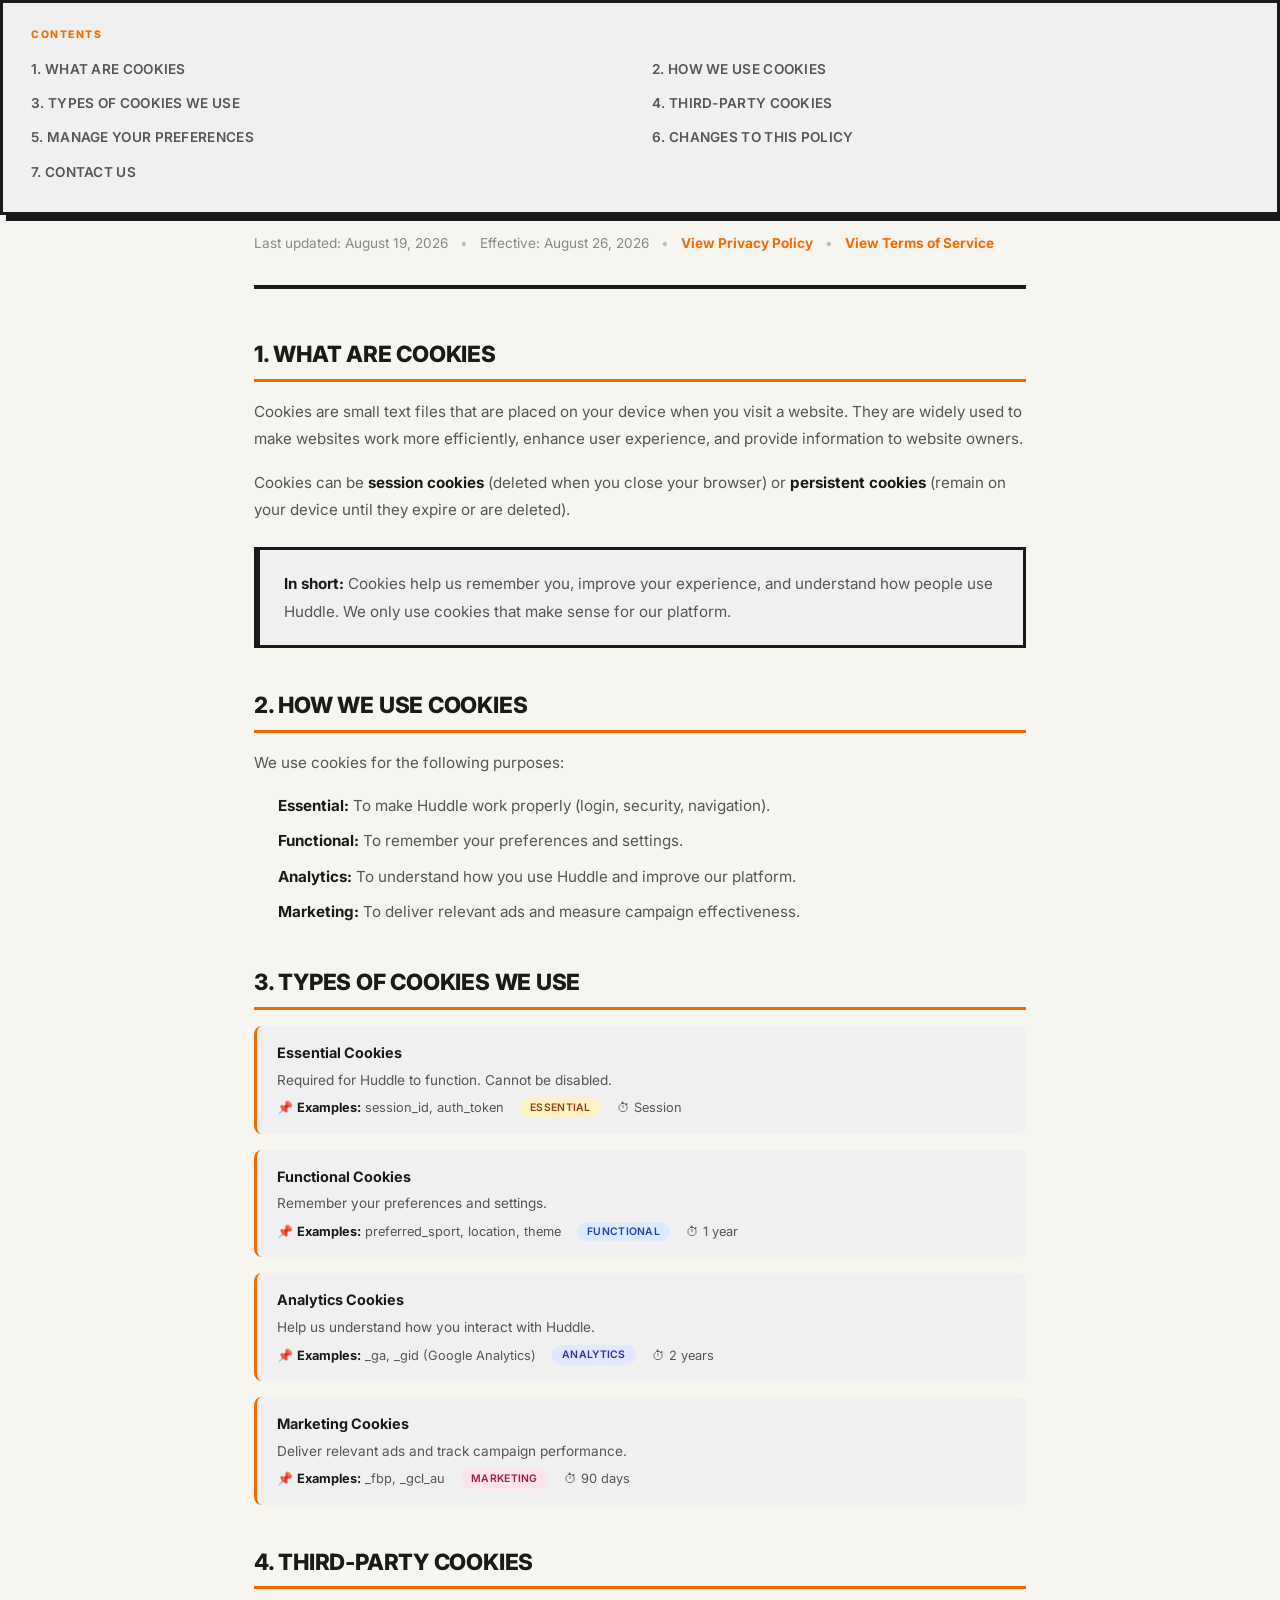
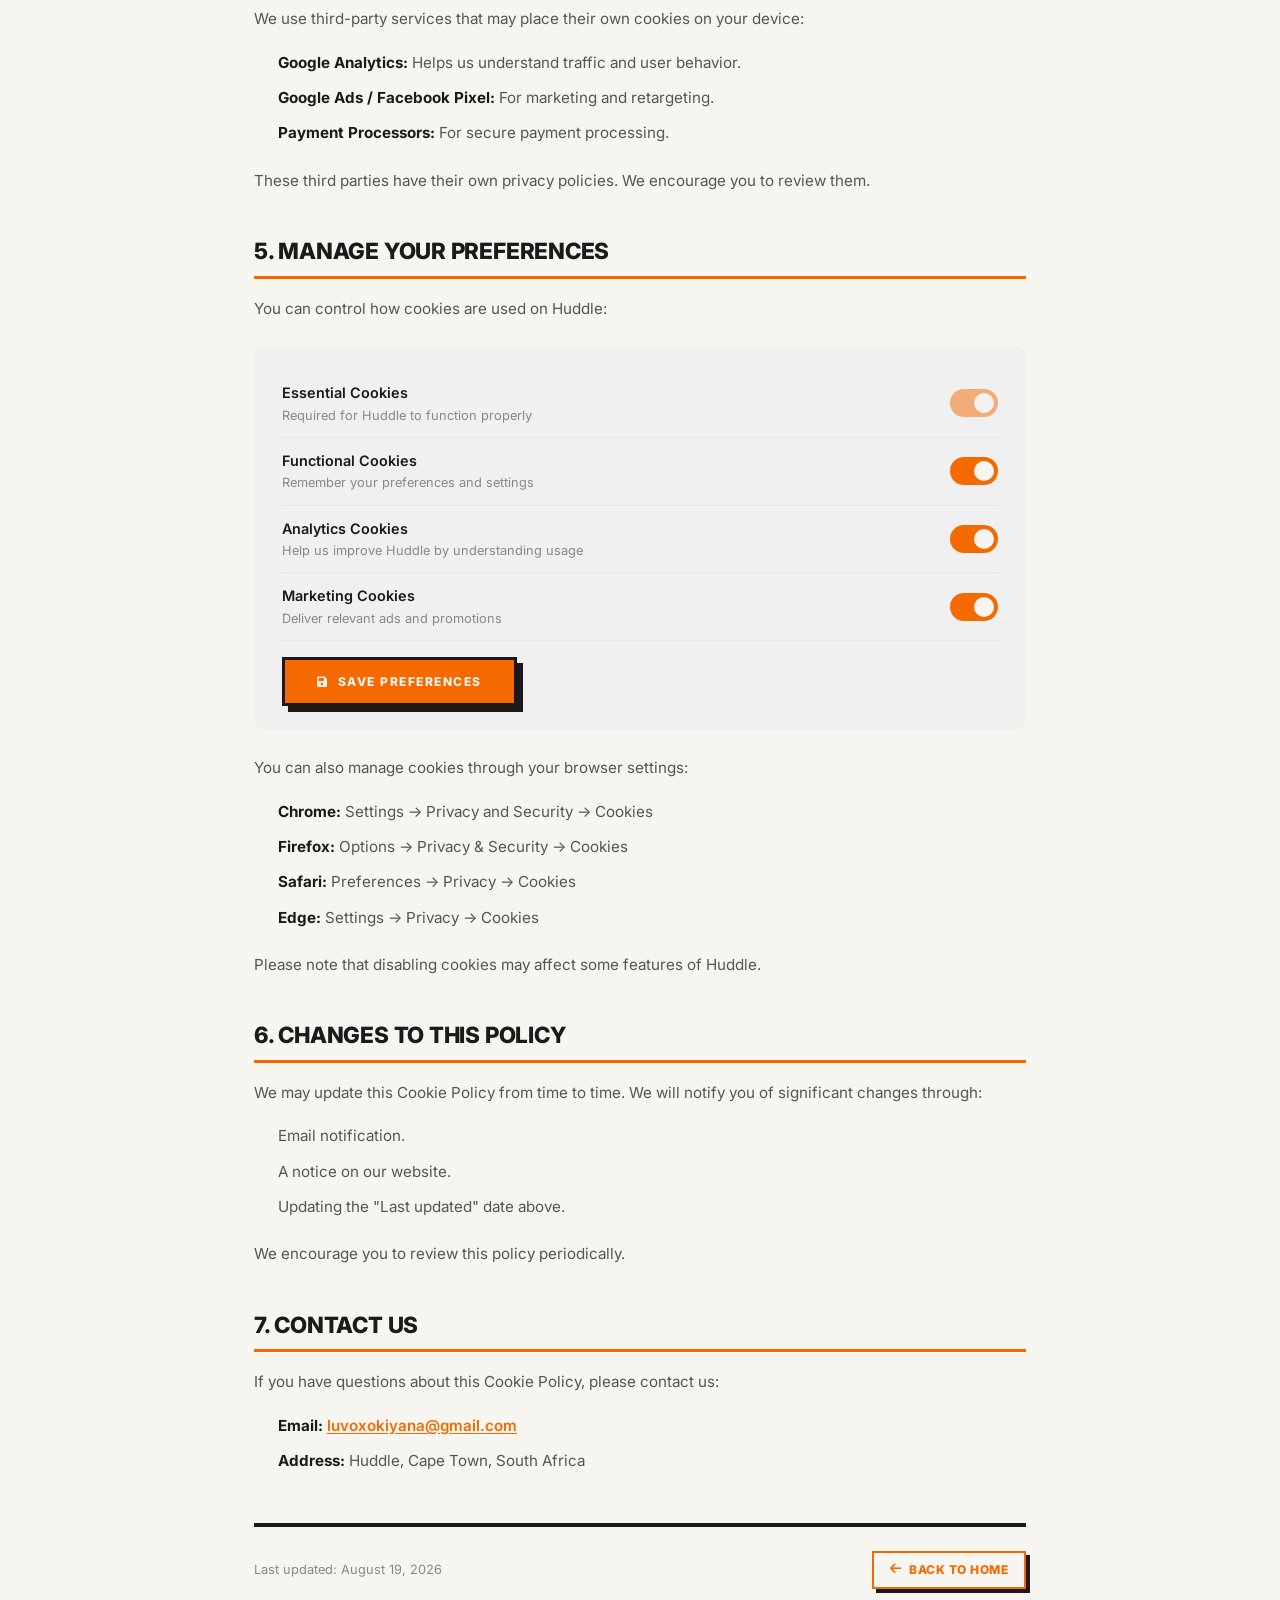
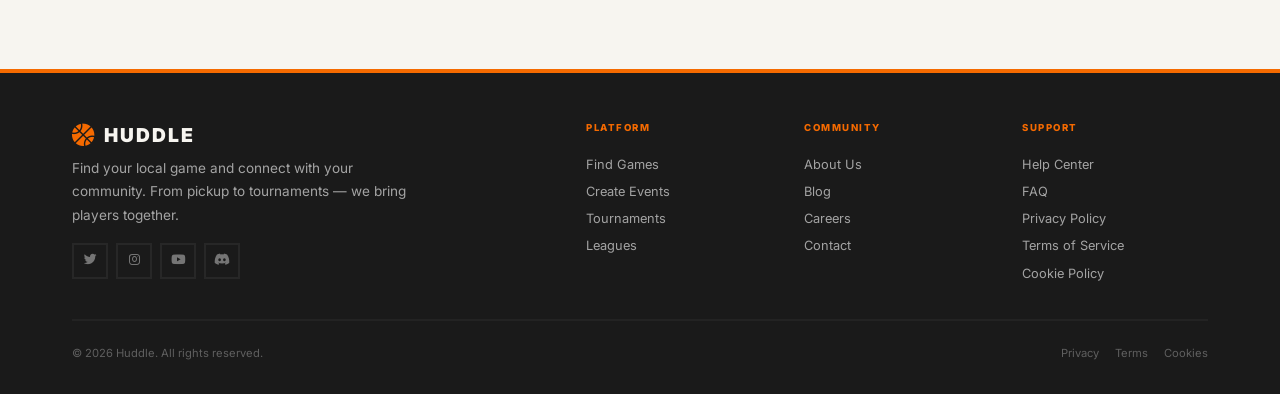
<file: pages/cookies.html>
<head>
    <meta charset="UTF-8" />
    <meta name="viewport" content="width=device-width, initial-scale=1.0" />

    <!-- ========================================
    SEO & META TAGS
    ======================================== -->

    <title>Cookie Policy — Huddle</title>
    <meta name="title" content="Cookie Policy — Huddle" />
    <meta name="description" content="Learn how Huddle uses cookies to improve your experience. Manage your cookie preferences and understand our data practices." />
    <meta name="robots" content="index, follow" />
    <link rel="canonical" href="https://joinhuddleup.netlify.app/pages/cookies.html" />

    <!-- Open Graph -->
    <meta property="og:type" content="website" />
    <meta property="og:url" content="https://joinhuddleup.netlify.app/pages/cookies.html" />
    <meta property="og:title" content="Cookie Policy — Huddle" />
    <meta property="og:description" content="Learn how Huddle uses cookies to improve your experience. Manage your cookie preferences." />
    <meta property="og:image" content="https://joinhuddleup.netlify.app/assets/images/og-image.jpg" />

    <!-- Twitter -->
    <meta name="twitter:card" content="summary_large_image" />
    <meta name="twitter:title" content="Cookie Policy — Huddle" />
    <meta name="twitter:description" content="Learn how Huddle uses cookies to improve your experience." />
    <meta name="twitter:image" content="https://joinhuddleup.netlify.app/assets/images/og-image.jpg" />

    <!-- Favicon -->
    <link rel="icon" href="assets/icons/favicon.ico" sizes="any" />
    <link rel="icon" href="assets/icons/favicon.svg" type="image/svg+xml" />
    <link rel="apple-touch-icon" href="assets/icons/apple-touch-icon.png" />

    <!-- ========================================
    REST OF HEAD
    ======================================== -->

    <link rel="preconnect" href="https://fonts.googleapis.com" />
    <link rel="preconnect" href="https://fonts.gstatic.com" crossorigin />
    <link
        href="https://fonts.googleapis.com/css2?family=Inter:opsz,wght@14..32,300;14..32,400;14..32,500;14..32,600;14..32,700;14..32,800;14..32,900&display=swap"
        rel="stylesheet" />
    <link rel="stylesheet" href="https://cdnjs.cloudflare.com/ajax/libs/font-awesome/6.0.0-beta3/css/all.min.css" />
    <link rel="stylesheet" href="/css/style.css" />
    <link rel="stylesheet" href="/css/pages.css" />/>

    <style>
        nav {
            display: block !important;
        }

        /* Cookie-specific styles */
        .cookie-grid {
            display: grid;
            grid-template-columns: 1fr;
            gap: 16px;
            margin: 16px 0 24px;
        }

        .cookie-card {
            background: var(--gray-100);
            border-radius: 8px;
            padding: 16px 20px;
            border-left: 3px solid var(--orange);
        }

        .cookie-card .cookie-name {
            font-weight: 700;
            color: var(--black);
            font-size: 0.9rem;
            margin-bottom: 4px;
        }

        .cookie-card .cookie-details {
            display: flex;
            flex-wrap: wrap;
            gap: 16px;
            font-size: 0.8rem;
            color: var(--gray-700);
        }

        .cookie-card .cookie-details span {
            display: flex;
            align-items: center;
            gap: 4px;
        }

        .cookie-card .cookie-details .tag {
            display: inline-block;
            padding: 2px 10px;
            border-radius: 20px;
            font-size: 0.65rem;
            font-weight: 600;
            text-transform: uppercase;
            letter-spacing: 0.3px;
        }

        .cookie-card .cookie-details .tag.essential {
            background: #fef3c7;
            color: #92400e;
        }

        .cookie-card .cookie-details .tag.functional {
            background: #dbeafe;
            color: #1e40af;
        }

        .cookie-card .cookie-details .tag.analytics {
            background: #e0e7ff;
            color: #3730a3;
        }

        .cookie-card .cookie-details .tag.marketing {
            background: #fce4ec;
            color: #9a1f3c;
        }

        .cookie-preference {
            background: var(--gray-100);
            border-radius: 12px;
            padding: 24px 28px;
            margin: 24px 0;
        }

        .cookie-preference .pref-item {
            display: flex;
            justify-content: space-between;
            align-items: center;
            padding: 12px 0;
            border-bottom: 1px solid rgba(0, 0, 0, 0.05);
        }

        .cookie-preference .pref-item:last-child {
            border-bottom: none;
        }

        .cookie-preference .pref-item .pref-label {
            display: flex;
            flex-direction: column;
            gap: 2px;
        }

        .cookie-preference .pref-item .pref-label .name {
            font-weight: 600;
            font-size: 0.9rem;
            color: var(--black);
        }

        .cookie-preference .pref-item .pref-label .desc {
            font-size: 0.8rem;
            color: var(--gray-500);
        }

        /* Toggle Switch */
        .toggle {
            position: relative;
            width: 48px;
            height: 28px;
            flex-shrink: 0;
        }

        .toggle input {
            opacity: 0;
            width: 0;
            height: 0;
        }

        .toggle .slider {
            position: absolute;
            cursor: pointer;
            inset: 0;
            background: var(--gray-300);
            border-radius: 28px;
            transition: all 0.3s ease;
        }

        .toggle .slider::before {
            content: '';
            position: absolute;
            height: 20px;
            width: 20px;
            left: 4px;
            bottom: 4px;
            background: var(--white);
            border-radius: 50%;
            transition: all 0.3s ease;
        }

        .toggle input:checked+.slider {
            background: var(--orange);
        }

        .toggle input:checked+.slider::before {
            transform: translateX(20px);
        }

        .toggle input:disabled+.slider {
            opacity: 0.5;
            cursor: not-allowed;
        }

        .btn-cookie-save {
            margin-top: 16px;
        }

        /* Responsive */
        @media (max-width: 768px) {
            .cookie-preference {
                padding: 16px 18px;
            }

            .cookie-preference .pref-item {
                flex-direction: column;
                align-items: flex-start;
                gap: 8px;
            }

            .cookie-card .cookie-details {
                flex-direction: column;
                gap: 6px;
            }
        }
    </style>
</head>

<body>

    <!-- ========================================
    NAVIGATION
    ======================================== -->
    <nav id="navbar">
        <div class="nav-wrapper">
            <a href="../index.html" class="logo">
                <i class="fas fa-basketball-ball"></i> HUDDLE
            </a>
            <ul class="nav-links">
                <li><a href="../index.html#features">Features</a></li>
                <li><a href="../index.html#how-it-works">How It Works</a></li>
                <li><a href="../index.html#waitlist">Waitlist</a></li>
                <li><a href="../index.html#waitlist" class="btn btn-small">Join Now</a></li>
            </ul>
            <button class="mobile-menu" id="menuToggle">
                <i class="fas fa-bars"></i>
            </button>
        </div>
    </nav>

    <!-- Mobile Menu -->
    <div class="mobile-overlay" id="mobileOverlay"></div>
    <div class="mobile-panel" id="mobilePanel">
        <button class="close-btn" id="closeMenu"><i class="fas fa-times"></i></button>
        <a href="../index.html#features">Features</a>
        <a href="../index.html#how-it-works">How It Works</a>
        <a href="../index.html#waitlist">Waitlist</a>
        <a href="../index.html#waitlist" class="btn btn-small" style="margin-top:16px;width:100%;justify-content:center;">Join Now</a>
    </div>

    <!-- ========================================
    COOKIE POLICY
    ======================================== -->
    <main class="page-wrapper">
        <div class="page-container">

            <!-- Header -->
            <header class="page-header">
                <div class="page-label">Cookie Policy</div>
                <h1>How We Use Cookies</h1>
                <div class="page-meta">
                    <span>Last updated: August 19, 2026</span>
                    <span class="separator">•</span>
                    <span>Effective: August 26, 2026</span>
                    <span class="separator">•</span>
                    <a href="privacy.html">View Privacy Policy</a>
                    <span class="separator">•</span>
                    <a href="terms.html">View Terms of Service</a>
                </div>
            </header>

            <!-- Table of Contents -->
            <nav class="page-toc">
                <div class="toc-title">Contents</div>
                <ul>
                    <li><a href="#what-are-cookies">1. What Are Cookies</a></li>
                    <li><a href="#how-we-use">2. How We Use Cookies</a></li>
                    <li><a href="#types">3. Types of Cookies We Use</a></li>
                    <li><a href="#third-party">4. Third-Party Cookies</a></li>
                    <li><a href="#manage">5. Manage Your Preferences</a></li>
                    <li><a href="#changes-cookies">6. Changes to This Policy</a></li>
                    <li><a href="#contact-cookies">7. Contact Us</a></li>
                </ul>
            </nav>

            <!-- Content -->
            <div class="page-content">

                <!-- 1. What Are Cookies -->
                <h2 id="what-are-cookies">1. What Are Cookies</h2>
                <p>
                    Cookies are small text files that are placed on your device when you visit a website. They are widely used to make websites work more efficiently, enhance user experience, and provide information to website owners.
                </p>
                <p>
                    Cookies can be <strong>session cookies</strong> (deleted when you close your browser) or <strong>persistent cookies</strong> (remain on your device until they expire or are deleted).
                </p>

                <div class="highlight-box">
                    <p><strong>In short:</strong> Cookies help us remember you, improve your experience, and understand how people use Huddle. We only use cookies that make sense for our platform.</p>
                </div>

                <!-- 2. How We Use Cookies -->
                <h2 id="how-we-use">2. How We Use Cookies</h2>
                <p>
                    We use cookies for the following purposes:
                </p>
                <ul>
                    <li><strong>Essential:</strong> To make Huddle work properly (login, security, navigation).</li>
                    <li><strong>Functional:</strong> To remember your preferences and settings.</li>
                    <li><strong>Analytics:</strong> To understand how you use Huddle and improve our platform.</li>
                    <li><strong>Marketing:</strong> To deliver relevant ads and measure campaign effectiveness.</li>
                </ul>

                <!-- 3. Types of Cookies We Use -->
                <h2 id="types">3. Types of Cookies We Use</h2>

                <div class="cookie-grid">

                    <!-- Essential -->
                    <div class="cookie-card">
                        <div class="cookie-name">Essential Cookies</div>
                        <p style="font-size:0.85rem;color:var(--gray-700);margin-bottom:6px;">
                            Required for Huddle to function. Cannot be disabled.
                        </p>
                        <div class="cookie-details">
                            <span>📌 <strong>Examples:</strong> session_id, auth_token</span>
                            <span><span class="tag essential">Essential</span></span>
                            <span>⏱ Session</span>
                        </div>
                    </div>

                    <!-- Functional -->
                    <div class="cookie-card">
                        <div class="cookie-name">Functional Cookies</div>
                        <p style="font-size:0.85rem;color:var(--gray-700);margin-bottom:6px;">
                            Remember your preferences and settings.
                        </p>
                        <div class="cookie-details">
                            <span>📌 <strong>Examples:</strong> preferred_sport, location, theme</span>
                            <span><span class="tag functional">Functional</span></span>
                            <span>⏱ 1 year</span>
                        </div>
                    </div>

                    <!-- Analytics -->
                    <div class="cookie-card">
                        <div class="cookie-name">Analytics Cookies</div>
                        <p style="font-size:0.85rem;color:var(--gray-700);margin-bottom:6px;">
                            Help us understand how you interact with Huddle.
                        </p>
                        <div class="cookie-details">
                            <span>📌 <strong>Examples:</strong> _ga, _gid (Google Analytics)</span>
                            <span><span class="tag analytics">Analytics</span></span>
                            <span>⏱ 2 years</span>
                        </div>
                    </div>

                    <!-- Marketing -->
                    <div class="cookie-card">
                        <div class="cookie-name">Marketing Cookies</div>
                        <p style="font-size:0.85rem;color:var(--gray-700);margin-bottom:6px;">
                            Deliver relevant ads and track campaign performance.
                        </p>
                        <div class="cookie-details">
                            <span>📌 <strong>Examples:</strong> _fbp, _gcl_au</span>
                            <span><span class="tag marketing">Marketing</span></span>
                            <span>⏱ 90 days</span>
                        </div>
                    </div>

                </div>

                <!-- 4. Third-Party Cookies -->
                <h2 id="third-party">4. Third-Party Cookies</h2>
                <p>
                    We use third-party services that may place their own cookies on your device:
                </p>
                <ul>
                    <li><strong>Google Analytics:</strong> Helps us understand traffic and user behavior.</li>
                    <li><strong>Google Ads / Facebook Pixel:</strong> For marketing and retargeting.</li>
                    <li><strong>Payment Processors:</strong> For secure payment processing.</li>
                </ul>
                <p>
                    These third parties have their own privacy policies. We encourage you to review them.
                </p>

                <!-- 5. Manage Your Preferences -->
                <h2 id="manage">5. Manage Your Preferences</h2>
                <p>
                    You can control how cookies are used on Huddle:
                </p>

                <div class="cookie-preference">
                    <div class="pref-item">
                        <div class="pref-label">
                            <span class="name">Essential Cookies</span>
                            <span class="desc">Required for Huddle to function properly</span>
                        </div>
                        <div class="toggle">
                            <input type="checkbox" checked disabled />
                            <span class="slider"></span>
                        </div>
                    </div>

                    <div class="pref-item">
                        <div class="pref-label">
                            <span class="name">Functional Cookies</span>
                            <span class="desc">Remember your preferences and settings</span>
                        </div>
                        <div class="toggle">
                            <input type="checkbox" id="functionalCookies" checked />
                            <label for="functionalCookies" class="slider"></label>
                        </div>
                    </div>

                    <div class="pref-item">
                        <div class="pref-label">
                            <span class="name">Analytics Cookies</span>
                            <span class="desc">Help us improve Huddle by understanding usage</span>
                        </div>
                        <div class="toggle">
                            <input type="checkbox" id="analyticsCookies" checked />
                            <label for="analyticsCookies" class="slider"></label>
                        </div>
                    </div>

                    <div class="pref-item">
                        <div class="pref-label">
                            <span class="name">Marketing Cookies</span>
                            <span class="desc">Deliver relevant ads and promotions</span>
                        </div>
                        <div class="toggle">
                            <input type="checkbox" id="marketingCookies" checked />
                            <label for="marketingCookies" class="slider"></label>
                        </div>
                    </div>

                    <button class="btn btn-primary btn-cookie-save" id="saveCookiePrefs">
                        <i class="fas fa-save"></i> Save Preferences
                    </button>
                </div>

                <p>
                    You can also manage cookies through your browser settings:
                </p>
                <ul>
                    <li><strong>Chrome:</strong> Settings → Privacy and Security → Cookies</li>
                    <li><strong>Firefox:</strong> Options → Privacy & Security → Cookies</li>
                    <li><strong>Safari:</strong> Preferences → Privacy → Cookies</li>
                    <li><strong>Edge:</strong> Settings → Privacy → Cookies</li>
                </ul>
                <p>
                    Please note that disabling cookies may affect some features of Huddle.
                </p>

                <!-- 6. Changes -->
                <h2 id="changes-cookies">6. Changes to This Policy</h2>
                <p>
                    We may update this Cookie Policy from time to time. We will notify you of significant changes through:
                </p>
                <ul>
                    <li>Email notification.</li>
                    <li>A notice on our website.</li>
                    <li>Updating the "Last updated" date above.</li>
                </ul>
                <p>
                    We encourage you to review this policy periodically.
                </p>

                <!-- 7. Contact -->
                <h2 id="contact-cookies">7. Contact Us</h2>
                <p>
                    If you have questions about this Cookie Policy, please contact us:
                </p>
                <ul>
                    <li><strong>Email:</strong> <a href="mailto:luvoxokiyana@gmail.com">luvoxokiyana@gmail.com</a></li>
                    <li><strong>Address:</strong> Huddle, Cape Town, South Africa</li>
                </ul>

            </div>

            <!-- Updated & Back Link -->
            <div class="page-updated">
                <span>Last updated: August 19, 2026</span>
                <a href="../index.html" class="back-link">
                    <i class="fas fa-arrow-left"></i> Back to Home
                </a>
            </div>

        </div>
    </main>

    <!-- ========================================
    FOOTER
    ======================================== -->
    <footer class="footer">
        <div class="container">
            <div class="footer-top">
                <div class="footer-brand">
                    <a href="../index.html" class="logo">
                        <i class="fas fa-basketball-ball"></i> HUDDLE
                    </a>
                    <p>Find your local game and connect with your community. From pickup to tournaments — we bring players together.</p>
                    <div class="footer-social">
                        <a href="#"><i class="fab fa-twitter"></i></a>
                        <a href="#"><i class="fab fa-instagram"></i></a>
                        <a href="#"><i class="fab fa-youtube"></i></a>
                        <a href="#"><i class="fab fa-discord"></i></a>
                    </div>
                </div>

                <div class="footer-links">
                    <div>
                        <h4>Platform</h4>
                        <a href="../index.html#features">Find Games</a>
                        <a href="../index.html#features">Create Events</a>
                        <a href="#">Tournaments</a>
                        <a href="#">Leagues</a>
                    </div>
                    <div>
                        <h4>Community</h4>
                        <a href="#">About Us</a>
                        <a href="#">Blog</a>
                        <a href="#">Careers</a>
                        <a href="#">Contact</a>
                    </div>
                    <div>
                        <h4>Support</h4>
                        <a href="#">Help Center</a>
                        <a href="#">FAQ</a>
                        <a href="privacy.html">Privacy Policy</a>
                        <a href="terms.html">Terms of Service</a>
                        <a href="cookies.html">Cookie Policy</a>
                    </div>
                </div>
            </div>

            <div class="footer-bottom">
                <span>&copy; 2026 Huddle. All rights reserved.</span>
                <div class="footer-bottom-links">
                    <a href="privacy.html">Privacy</a>
                    <a href="terms.html">Terms</a>
                    <a href="cookies.html">Cookies</a>
                </div>
            </div>
        </div>
    </footer>

    <!-- ========================================
    SCRIPTS
    ======================================== -->
    <script>
        // Navbar scroll
        const navbar = document.getElementById('navbar');
        window.addEventListener('scroll', () => {
            navbar.classList.toggle('scrolled', window.scrollY > 50);
        });

        // Mobile menu
        const toggle = document.getElementById('menuToggle');
        const closeBtn = document.getElementById('closeMenu');
        const panel = document.getElementById('mobilePanel');
        const overlay = document.getElementById('mobileOverlay');

        function openMenu() {
            panel.classList.add('active');
            overlay.classList.add('active');
            document.body.style.overflow = 'hidden';
        }

        function closeMenu() {
            panel.classList.remove('active');
            overlay.classList.remove('active');
            document.body.style.overflow = '';
        }

        toggle.addEventListener('click', openMenu);
        closeBtn.addEventListener('click', closeMenu);
        overlay.addEventListener('click', closeMenu);
        document.querySelectorAll('.mobile-panel a').forEach(a => a.addEventListener('click', closeMenu));

        // Cookie preferences
        document.getElementById('saveCookiePrefs').addEventListener('click', function() {
            const prefs = {
                functional: document.getElementById('functionalCookies').checked,
                analytics: document.getElementById('analyticsCookies').checked,
                marketing: document.getElementById('marketingCookies').checked
            };

            // Save to localStorage
            localStorage.setItem('cookiePreferences', JSON.stringify(prefs));

            // Show confirmation
            const originalText = this.innerHTML;
            this.innerHTML = '<i class="fas fa-check"></i> Preferences Saved';
            this.style.background = '#34d399';
            this.style.color = '#fff';

            setTimeout(() => {
                this.innerHTML = originalText;
                this.style.background = '';
                this.style.color = '';
            }, 2500);
        });

        // Load saved preferences
        const savedPrefs = localStorage.getItem('cookiePreferences');
        if (savedPrefs) {
            try {
                const prefs = JSON.parse(savedPrefs);
                document.getElementById('functionalCookies').checked = prefs.functional;
                document.getElementById('analyticsCookies').checked = prefs.analytics;
                document.getElementById('marketingCookies').checked = prefs.marketing;
            } catch (e) {
                // Ignore
            }
        }
    </script>

</body>

</html>
</file>
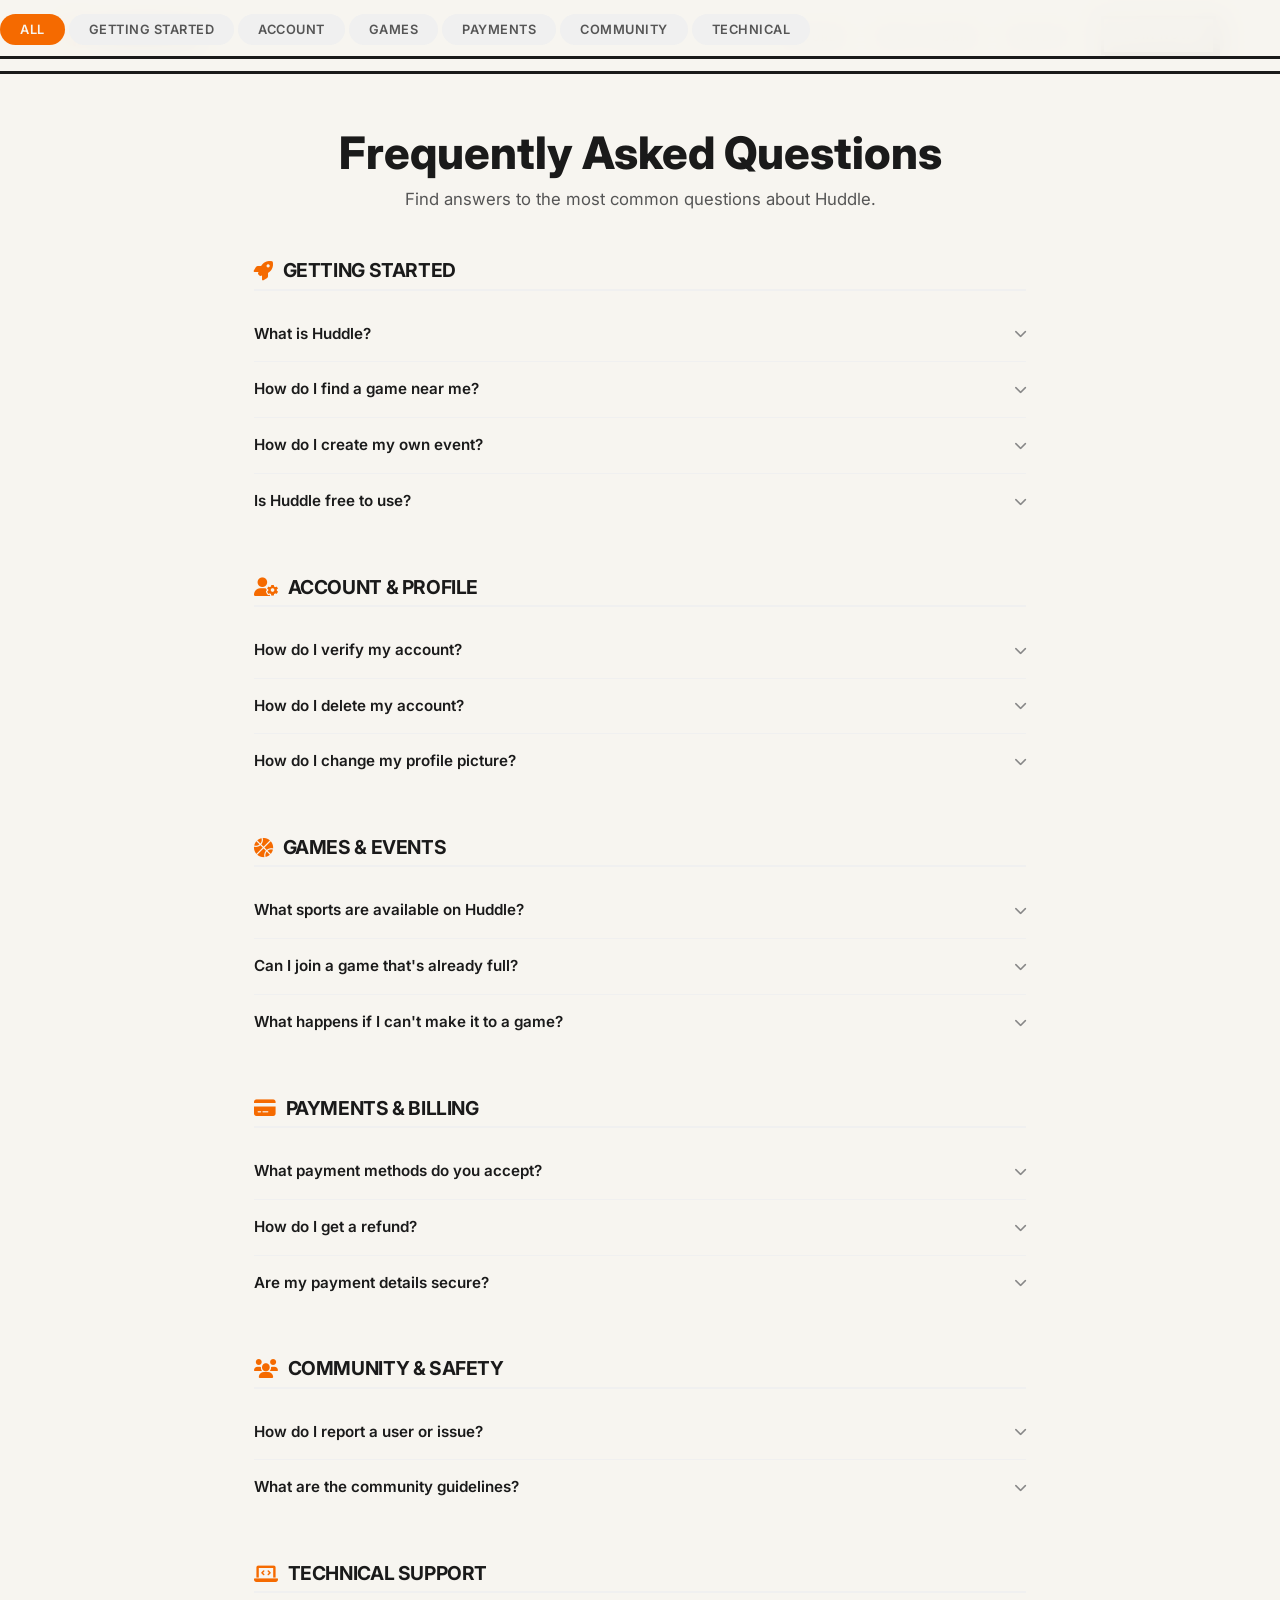
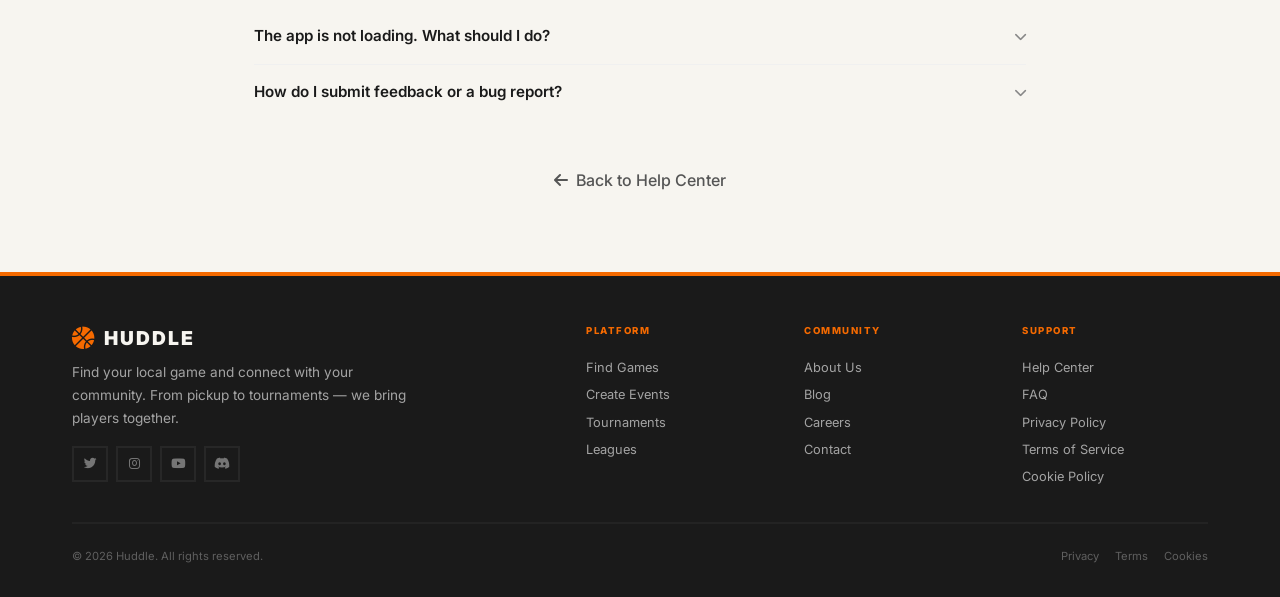
<file: pages/faq.html>
<!DOCTYPE html>
<html lang="en">

<head>
    <meta charset="UTF-8" />
    <meta name="viewport" content="width=device-width, initial-scale=1.0" />
    <title>FAQ — Huddle</title>

    <!-- Google Fonts -->
    <link rel="preconnect" href="https://fonts.googleapis.com" />
    <link rel="preconnect" href="https://fonts.gstatic.com" crossorigin />
    <link href="https://fonts.googleapis.com/css2?family=Inter:opsz,wght@14..32,300;14..32,400;14..32,500;14..32,600;14..32,700;14..32,800;14..32,900&display=swap" rel="stylesheet" />

    <!-- Font Awesome -->
    <link rel="stylesheet" href="https://cdnjs.cloudflare.com/ajax/libs/font-awesome/6.0.0-beta3/css/all.min.css" />

    <!-- Styles -->
    <link rel="stylesheet" href="/css/style.css" />
    <link rel="stylesheet" href="/css/pages.css" />

    <style>
        nav {
            display: block !important;
        }

        /* ========================================
           FAQ SPECIFIC STYLES
           ======================================== */

        .faq-header {
            text-align: center;
            margin-bottom: 48px;
        }

        .faq-header h1 {
            font-size: clamp(2rem, 4vw, 2.8rem);
            font-weight: 800;
        }

        .faq-header p {
            color: var(--gray-700);
            font-size: 1.05rem;
            max-width: 480px;
            margin: 0 auto;
        }

        /* Category Navigation */
        .faq-nav {
            display: flex;
            flex-wrap: wrap;
            gap: 8px;
            justify-content: center;
            margin-bottom: 40px;
        }

        .faq-nav a {
            padding: 8px 20px;
            border-radius: 30px;
            font-size: 0.8rem;
            font-weight: 600;
            text-transform: uppercase;
            letter-spacing: 0.5px;
            color: var(--gray-700);
            background: var(--gray-100);
            transition: all 0.3s ease;
            text-decoration: none;
        }

        .faq-nav a:hover,
        .faq-nav a.active {
            background: var(--orange);
            color: var(--white);
        }

        /* FAQ Accordion */
        .faq-section {
            margin-bottom: 48px;
        }

        .faq-section .section-title {
            font-size: 1.2rem;
            font-weight: 700;
            color: var(--black);
            margin-bottom: 16px;
            padding-bottom: 8px;
            border-bottom: 2px solid var(--gray-100);
            display: flex;
            align-items: center;
            gap: 10px;
        }

        .faq-section .section-title i {
            color: var(--orange);
        }

        .faq-item {
            border-bottom: 1px solid var(--gray-100);
        }

        .faq-item:last-child {
            border-bottom: none;
        }

        .faq-question {
            display: flex;
            justify-content: space-between;
            align-items: center;
            padding: 16px 0;
            cursor: pointer;
            transition: all 0.3s ease;
            gap: 16px;
        }

        .faq-question:hover {
            color: var(--orange);
        }

        .faq-question .q-text {
            font-weight: 600;
            font-size: 0.95rem;
            flex: 1;
        }

        .faq-question .q-icon {
            flex-shrink: 0;
            color: var(--gray-500);
            transition: transform 0.3s ease;
            font-size: 0.8rem;
        }

        .faq-item.open .faq-question .q-icon {
            transform: rotate(180deg);
            color: var(--orange);
        }

        .faq-answer {
            max-height: 0;
            overflow: hidden;
            transition: max-height 0.4s cubic-bezier(0.4, 0, 0.2, 1), padding 0.3s ease;
            padding: 0;
        }

        .faq-item.open .faq-answer {
            max-height: 500px;
            padding: 0 0 20px 0;
        }

        .faq-answer p,
        .faq-answer ul {
            font-size: 0.9rem;
            color: var(--gray-700);
            line-height: 1.8;
        }

        .faq-answer ul {
            margin: 8px 0 0 20px;
        }

        .faq-answer ul li {
            margin-bottom: 4px;
        }

        .faq-answer a {
            color: var(--orange);
            text-decoration: underline;
            text-underline-offset: 2px;
        }

        .faq-answer a:hover {
            color: var(--orange-dark);
        }

        /* No Results */
        .faq-no-results {
            display: none;
            text-align: center;
            padding: 40px 0;
            color: var(--gray-500);
        }

        .faq-no-results i {
            font-size: 2.5rem;
            margin-bottom: 12px;
            opacity: 0.3;
        }

        .faq-no-results p {
            font-size: 1rem;
        }

        /* Back to Help */
        .faq-back {
            margin-top: 24px;
            text-align: center;
        }

        .faq-back a {
            display: inline-flex;
            align-items: center;
            gap: 8px;
            color: var(--gray-700);
            font-weight: 500;
            transition: all 0.3s ease;
        }

        .faq-back a:hover {
            color: var(--orange);
            gap: 12px;
        }

        /* ========================================
           RESPONSIVE
           ======================================== */
        @media (max-width: 768px) {
            .faq-nav {
                gap: 6px;
            }

            .faq-nav a {
                padding: 6px 14px;
                font-size: 0.7rem;
            }

            .faq-question .q-text {
                font-size: 0.9rem;
            }

            .faq-answer p,
            .faq-answer ul {
                font-size: 0.85rem;
            }
        }

        @media (max-width: 480px) {
            .faq-nav a {
                font-size: 0.6rem;
                padding: 4px 12px;
            }

            .faq-question {
                padding: 12px 0;
            }
        }
    </style>
</head>

<body>

    <!-- ========================================
    NAVIGATION
    ======================================== -->
    <nav id="navbar">
        <div class="nav-wrapper">
            <a href="../index.html" class="logo">
                <i class="fas fa-basketball-ball"></i> HUDDLE
            </a>
            <ul class="nav-links">
                <li><a href="../index.html#features">Features</a></li>
                <li><a href="../index.html#how-it-works">How It Works</a></li>
                <li><a href="../index.html#waitlist">Waitlist</a></li>
                <li><a href="../index.html#waitlist" class="btn btn-small">Join Now</a></li>
            </ul>
            <button class="mobile-menu" id="menuToggle">
                <i class="fas fa-bars"></i>
            </button>
        </div>
    </nav>

    <!-- Mobile Menu -->
    <div class="mobile-overlay" id="mobileOverlay"></div>
    <div class="mobile-panel" id="mobilePanel">
        <button class="close-btn" id="closeMenu"><i class="fas fa-times"></i></button>
        <a href="../index.html#features">Features</a>
        <a href="../index.html#how-it-works">How It Works</a>
        <a href="../index.html#waitlist">Waitlist</a>
        <a href="../index.html#waitlist" class="btn btn-small" style="margin-top:16px;width:100%;justify-content:center;">Join Now</a>
    </div>

    <!-- ========================================
    FAQ
    ======================================== -->
    <main class="page-wrapper">
        <div class="page-container">

            <!-- Header -->
            <div class="faq-header">
                <h1>Frequently Asked Questions</h1>
                <p>Find answers to the most common questions about Huddle.</p>
            </div>

            <!-- Category Navigation -->
            <nav class="faq-nav" id="faqNav">
                <a href="#getting-started" class="active">All</a>
                <a href="#getting-started">Getting Started</a>
                <a href="#account">Account</a>
                <a href="#games">Games</a>
                <a href="#payments">Payments</a>
                <a href="#community">Community</a>
                <a href="#technical">Technical</a>
            </nav>

            <!-- No Results -->
            <div class="faq-no-results" id="noResults">
                <i class="fas fa-search"></i>
                <p>No results found for "<span id="searchQuery"></span>"</p>
            </div>

            <!-- ========================================
            FAQ SECTIONS
            ======================================== -->

            <!-- Getting Started -->
            <div class="faq-section" id="getting-started">
                <div class="section-title">
                    <i class="fas fa-rocket"></i> Getting Started
                </div>

                <div class="faq-item">
                    <div class="faq-question" onclick="toggleFaq(this)">
                        <span class="q-text">What is Huddle?</span>
                        <span class="q-icon"><i class="fas fa-chevron-down"></i></span>
                    </div>
                    <div class="faq-answer">
                        <p>
                            Huddle is a platform that helps you find pickup games, tournaments, and leagues in your area. Whether you're a casual player or a competitive athlete, Huddle connects you with local games and players who share your passion for sports.
                        </p>
                    </div>
                </div>

                <div class="faq-item" id="how-to-find-game">
                    <div class="faq-question" onclick="toggleFaq(this)">
                        <span class="q-text">How do I find a game near me?</span>
                        <span class="q-icon"><i class="fas fa-chevron-down"></i></span>
                    </div>
                    <div class="faq-answer">
                        <p>
                            To find a game near you:
                        </p>
                        <ul>
                            <li>Create an account and set your location.</li>
                            <li>Browse the "Find Games" section.</li>
                            <li>Filter by sport, skill level, and distance.</li>
                            <li>Click "Join" on any game that interests you.</li>
                        </ul>
                        <p>
                            You can also set up notifications to get alerts when new games are posted in your area.
                        </p>
                    </div>
                </div>

                <div class="faq-item" id="how-to-create-event">
                    <div class="faq-question" onclick="toggleFaq(this)">
                        <span class="q-text">How do I create my own event?</span>
                        <span class="q-icon"><i class="fas fa-chevron-down"></i></span>
                    </div>
                    <div class="faq-answer">
                        <p>
                            To create an event:
                        </p>
                        <ul>
                            <li>Log in to your account.</li>
                            <li>Click "Create Event" in the navigation.</li>
                            <li>Fill in the details (sport, date, time, location, skill level).</li>
                            <li>Set the number of players needed.</li>
                            <li>Publish your event and invite your community.</li>
                        </ul>
                        <p>
                            You can manage your events from your dashboard and track who has joined.
                        </p>
                    </div>
                </div>

                <div class="faq-item">
                    <div class="faq-question" onclick="toggleFaq(this)">
                        <span class="q-text">Is Huddle free to use?</span>
                        <span class="q-icon"><i class="fas fa-chevron-down"></i></span>
                    </div>
                    <div class="faq-answer">
                        <p>
                            Huddle offers a <strong>free</strong> basic plan that lets you find and join games in your area. We also offer premium features, such as advanced filters, priority listing for your events, and detailed stats tracking. Check our <a href="../index.html#waitlist">Pricing</a> section for more details.
                        </p>
                    </div>
                </div>
            </div>

            <!-- Account -->
            <div class="faq-section" id="account">
                <div class="section-title">
                    <i class="fas fa-user-cog"></i> Account & Profile
                </div>

                <div class="faq-item" id="account-verification">
                    <div class="faq-question" onclick="toggleFaq(this)">
                        <span class="q-text">How do I verify my account?</span>
                        <span class="q-icon"><i class="fas fa-chevron-down"></i></span>
                    </div>
                    <div class="faq-answer">
                        <p>
                            To verify your account:
                        </p>
                        <ul>
                            <li>Go to your account settings.</li>
                            <li>Click "Verify Account".</li>
                            <li>You'll receive a verification email.</li>
                            <li>Click the link in the email to verify.</li>
                        </ul>
                        <p>
                            Verified accounts get a badge and are trusted by the community.
                        </p>
                    </div>
                </div>

                <div class="faq-item" id="delete-account">
                    <div class="faq-question" onclick="toggleFaq(this)">
                        <span class="q-text">How do I delete my account?</span>
                        <span class="q-icon"><i class="fas fa-chevron-down"></i></span>
                    </div>
                    <div class="faq-answer">
                        <p>
                            To delete your account:
                        </p>
                        <ul>
                            <li>Go to your account settings.</li>
                            <li>Scroll to the bottom and click "Delete Account".</li>
                            <li>Confirm your decision.</li>
                        </ul>
                        <p>
                            <strong>Note:</strong> This action is permanent and cannot be undone. All your data will be removed from our system.
                        </p>
                    </div>
                </div>

                <div class="faq-item">
                    <div class="faq-question" onclick="toggleFaq(this)">
                        <span class="q-text">How do I change my profile picture?</span>
                        <span class="q-icon"><i class="fas fa-chevron-down"></i></span>
                    </div>
                    <div class="faq-answer">
                        <p>
                            To change your profile picture:
                        </p>
                        <ul>
                            <li>Go to your profile page.</li>
                            <li>Click on your current profile picture.</li>
                            <li>Upload a new image from your device.</li>
                            <li>Crop and save your new picture.</li>
                        </ul>
                        <p>
                            Supported formats: JPG, PNG, GIF. Maximum size: 5MB.
                        </p>
                    </div>
                </div>
            </div>

            <!-- Games -->
            <div class="faq-section" id="games">
                <div class="section-title">
                    <i class="fas fa-basketball-ball"></i> Games & Events
                </div>

                <div class="faq-item">
                    <div class="faq-question" onclick="toggleFaq(this)">
                        <span class="q-text">What sports are available on Huddle?</span>
                        <span class="q-icon"><i class="fas fa-chevron-down"></i></span>
                    </div>
                    <div class="faq-answer">
                        <p>
                            Huddle currently supports the following sports:
                        </p>
                        <ul>
                            <li>🏀 Basketball</li>
                            <li>⚽ Soccer</li>
                            <li>🏐 Volleyball</li>
                            <li>🎾 Tennis</li>
                            <li>🏈 Football</li>
                            <li>🏸 Badminton</li>
                            <li>🏓 Table Tennis</li>
                            <li>🎱 Pool/Billiards</li>
                            <li>...and more being added regularly!</li>
                        </ul>
                        <p>
                            If your sport isn't listed, you can request it by contacting our support team.
                        </p>
                    </div>
                </div>

                <div class="faq-item">
                    <div class="faq-question" onclick="toggleFaq(this)">
                        <span class="q-text">Can I join a game that's already full?</span>
                        <span class="q-icon"><i class="fas fa-chevron-down"></i></span>
                    </div>
                    <div class="faq-answer">
                        <p>
                            If a game is full, you can:
                        </p>
                        <ul>
                            <li>Join the waitlist to be notified if a spot opens up.</li>
                            <li>Contact the event organizer directly to ask if they can accommodate one more.</li>
                            <li>Create a similar game at the same time and invite others.</li>
                        </ul>
                    </div>
                </div>

                <div class="faq-item">
                    <div class="faq-question" onclick="toggleFaq(this)">
                        <span class="q-text">What happens if I can't make it to a game?</span>
                        <span class="q-icon"><i class="fas fa-chevron-down"></i></span>
                    </div>
                    <div class="faq-answer">
                        <p>
                            If you can't make it to a game:
                        </p>
                        <ul>
                            <li>Cancel your spot as early as possible.</li>
                            <li>Go to your "My Games" section and click "Cancel".</li>
                            <li>This frees up your spot for another player.</li>
                            <li>Frequent no-shows may affect your standing in the community.</li>
                        </ul>
                        <p>
                            We encourage all players to be respectful of others' time and commitment.
                        </p>
                    </div>
                </div>
            </div>

            <!-- Payments -->
            <div class="faq-section" id="payments">
                <div class="section-title">
                    <i class="fas fa-credit-card"></i> Payments & Billing
                </div>

                <div class="faq-item" id="payment-methods">
                    <div class="faq-question" onclick="toggleFaq(this)">
                        <span class="q-text">What payment methods do you accept?</span>
                        <span class="q-icon"><i class="fas fa-chevron-down"></i></span>
                    </div>
                    <div class="faq-answer">
                        <p>
                            We accept the following payment methods:
                        </p>
                        <ul>
                            <li>💳 Credit/Debit Cards (Visa, Mastercard, Amex)</li>
                            <li>🇿🇦 South African Debit Cards</li>
                            <li>📱 Mobile Payments (SnapScan, Zapper)</li>
                            <li>🏦 Bank Transfers (EFT)</li>
                        </ul>
                        <p>
                            All payments are processed securely through our payment partners.
                        </p>
                    </div>
                </div>

                <div class="faq-item">
                    <div class="faq-question" onclick="toggleFaq(this)">
                        <span class="q-text">How do I get a refund?</span>
                        <span class="q-icon"><i class="fas fa-chevron-down"></i></span>
                    </div>
                    <div class="faq-answer">
                        <p>
                            Refund requests are handled on a case-by-case basis. To request a refund:
                        </p>
                        <ul>
                            <li>Contact our support team at <a href="mailto:support@huddle.com">support@huddle.com</a>.</li>
                            <li>Include your order number and reason for the refund.</li>
                            <li>We'll review your request and get back to you within 48 hours.</li>
                        </ul>
                        <p>
                            Please refer to our <a href="terms.html">Terms of Service</a> for our full refund policy.
                        </p>
                    </div>
                </div>

                <div class="faq-item">
                    <div class="faq-question" onclick="toggleFaq(this)">
                        <span class="q-text">Are my payment details secure?</span>
                        <span class="q-icon"><i class="fas fa-chevron-down"></i></span>
                    </div>
                    <div class="faq-answer">
                        <p>
                            Yes! We take security seriously:
                        </p>
                        <ul>
                            <li>All transactions are encrypted using SSL/TLS.</li>
                            <li>We don't store your full payment details on our servers.</li>
                            <li>All payments are processed by PCI-compliant partners.</li>
                            <li>We use tokenization to protect your sensitive information.</li>
                        </ul>
                    </div>
                </div>
            </div>

            <!-- Community -->
            <div class="faq-section" id="community">
                <div class="section-title">
                    <i class="fas fa-users"></i> Community & Safety
                </div>

                <div class="faq-item" id="report-user">
                    <div class="faq-question" onclick="toggleFaq(this)">
                        <span class="q-text">How do I report a user or issue?</span>
                        <span class="q-icon"><i class="fas fa-chevron-down"></i></span>
                    </div>
                    <div class="faq-answer">
                        <p>
                            To report a user or issue:
                        </p>
                        <ul>
                            <li>Go to the user's profile or the event page.</li>
                            <li>Click the "Report" button (flag icon).</li>
                            <li>Select the reason for your report.</li>
                            <li>Provide any additional details.</li>
                            <li>Submit your report.</li>
                        </ul>
                        <p>
                            Our moderation team will review all reports and take appropriate action.
                        </p>
                    </div>
                </div>

                <div class="faq-item">
                    <div class="faq-question" onclick="toggleFaq(this)">
                        <span class="q-text">What are the community guidelines?</span>
                        <span class="q-icon"><i class="fas fa-chevron-down"></i></span>
                    </div>
                    <div class="faq-answer">
                        <p>
                            Our community guidelines are simple:
                        </p>
                        <ul>
                            <li><strong>Be Respectful:</strong> Treat others with kindness and respect.</li>
                            <li><strong>Play Fair:</strong> Follow the rules of the game and sportsmanship.</li>
                            <li><strong>No Harassment:</strong> Bullying, hate speech, and discrimination are not tolerated.</li>
                            <li><strong>Stay Safe:</strong> Protect your personal information and report suspicious behavior.</li>
                            <li><strong>Have Fun:</strong> Remember, it's all about enjoying the game!</li>
                        </ul>
                        <p>
                            Violation of these guidelines may result in account suspension or termination.
                        </p>
                    </div>
                </div>
            </div>

            <!-- Technical -->
            <div class="faq-section" id="technical">
                <div class="section-title">
                    <i class="fas fa-laptop-code"></i> Technical Support
                </div>

                <div class="faq-item">
                    <div class="faq-question" onclick="toggleFaq(this)">
                        <span class="q-text">The app is not loading. What should I do?</span>
                        <span class="q-icon"><i class="fas fa-chevron-down"></i></span>
                    </div>
                    <div class="faq-answer">
                        <p>
                            If Huddle isn't loading properly, try these steps:
                        </p>
                        <ul>
                            <li>Check your internet connection.</li>
                            <li>Refresh the page or restart the app.</li>
                            <li>Clear your browser cache and cookies.</li>
                            <li>Try using a different browser or device.</li>
                            <li>Check our status page for any ongoing issues.</li>
                        </ul>
                        <p>
                            If the problem persists, <a href="help.html">contact our support team</a>.
                        </p>
                    </div>
                </div>

                <div class="faq-item">
                    <div class="faq-question" onclick="toggleFaq(this)">
                        <span class="q-text">How do I submit feedback or a bug report?</span>
                        <span class="q-icon"><i class="fas fa-chevron-down"></i></span>
                    </div>
                    <div class="faq-answer">
                        <p>
                            We'd love to hear your feedback! To submit a bug report or feature suggestion:
                        </p>
                        <ul>
                            <li>Go to the "Help" section in your account.</li>
                            <li>Click "Submit Feedback".</li>
                            <li>Describe the issue or suggestion in detail.</li>
                            <li>Include screenshots if possible.</li>
                            <li>Submit and we'll get back to you.</li>
                        </ul>
                        <p>
                            You can also email us directly at <a href="mailto:support@huddle.com">support@huddle.com</a>.
                        </p>
                    </div>
                </div>
            </div>

            <!-- Back to Help -->
            <div class="faq-back">
                <a href="help.html">
                    <i class="fas fa-arrow-left"></i> Back to Help Center
                </a>
            </div>

        </div>
    </main>

    <!-- ========================================
    FOOTER
    ======================================== -->
    <footer class="footer">
        <div class="container">
            <div class="footer-top">
                <div class="footer-brand">
                    <a href="../index.html" class="logo">
                        <i class="fas fa-basketball-ball"></i> HUDDLE
                    </a>
                    <p>Find your local game and connect with your community. From pickup to tournaments — we bring players together.</p>
                    <div class="footer-social">
                        <a href="#"><i class="fab fa-twitter"></i></a>
                        <a href="#"><i class="fab fa-instagram"></i></a>
                        <a href="#"><i class="fab fa-youtube"></i></a>
                        <a href="#"><i class="fab fa-discord"></i></a>
                    </div>
                </div>

                <div class="footer-links">
                    <div>
                        <h4>Platform</h4>
                        <a href="../index.html#features">Find Games</a>
                        <a href="../index.html#features">Create Events</a>
                        <a href="#">Tournaments</a>
                        <a href="#">Leagues</a>
                    </div>
                    <div>
                        <h4>Community</h4>
                        <a href="#">About Us</a>
                        <a href="#">Blog</a>
                        <a href="#">Careers</a>
                        <a href="#">Contact</a>
                    </div>
                    <div>
                        <h4>Support</h4>
                        <a href="help.html">Help Center</a>
                        <a href="faq.html">FAQ</a>
                        <a href="privacy.html">Privacy Policy</a>
                        <a href="terms.html">Terms of Service</a>
                        <a href="cookies.html">Cookie Policy</a>
                    </div>
                </div>
            </div>

            <div class="footer-bottom">
                <span>&copy; 2026 Huddle. All rights reserved.</span>
                <div class="footer-bottom-links">
                    <a href="privacy.html">Privacy</a>
                    <a href="terms.html">Terms</a>
                    <a href="cookies.html">Cookies</a>
                </div>
            </div>
        </div>
    </footer>

    <!-- ========================================
    SCRIPTS
    ======================================== -->
    <script>
        // Navbar scroll
        const navbar = document.getElementById('navbar');
        window.addEventListener('scroll', () => {
            navbar.classList.toggle('scrolled', window.scrollY > 50);
        });

        // Mobile menu
        const toggle = document.getElementById('menuToggle');
        const closeBtn = document.getElementById('closeMenu');
        const panel = document.getElementById('mobilePanel');
        const overlay = document.getElementById('mobileOverlay');

        function openMenu() {
            panel.classList.add('active');
            overlay.classList.add('active');
            document.body.style.overflow = 'hidden';
        }

        function closeMenu() {
            panel.classList.remove('active');
            overlay.classList.remove('active');
            document.body.style.overflow = '';
        }

        toggle.addEventListener('click', openMenu);
        closeBtn.addEventListener('click', closeMenu);
        overlay.addEventListener('click', closeMenu);
        document.querySelectorAll('.mobile-panel a').forEach(a => a.addEventListener('click', closeMenu));

        // ========================================
        // FAQ ACCORDION
        // ========================================
        function toggleFaq(element) {
            const item = element.closest('.faq-item');
            const isOpen = item.classList.contains('open');

            // Close all other items in the same section
            const section = item.closest('.faq-section');
            section.querySelectorAll('.faq-item.open').forEach(openItem => {
                if (openItem !== item) {
                    openItem.classList.remove('open');
                }
            });

            // Toggle this item
            if (isOpen) {
                item.classList.remove('open');
            } else {
                item.classList.add('open');
            }
        }

        // ========================================
        // SCROLL TO SECTION FROM URL HASH
        // ========================================
        function scrollToFaqSection() {
            const hash = window.location.hash;
            if (hash) {
                const target = document.querySelector(hash);
                if (target) {
                    // Open the first FAQ item in the section
                    const firstItem = target.querySelector('.faq-item');
                    if (firstItem) {
                        firstItem.classList.add('open');
                    }

                    // Scroll to the section
                    setTimeout(() => {
                        const offset = 100;
                        const top = target.getBoundingClientRect().top + window.pageYOffset - offset;
                        window.scrollTo({ top, behavior: 'smooth' });
                    }, 300);
                }
            }
        }

        // ========================================
        // SEARCH FUNCTIONALITY
        // ========================================
        function searchFAQ(query) {
            const items = document.querySelectorAll('.faq-item');
            const noResults = document.getElementById('noResults');
            const searchQuery = document.getElementById('searchQuery');
            let found = false;

            items.forEach(item => {
                const question = item.querySelector('.q-text')?.textContent?.toLowerCase() || '';
                const answer = item.querySelector('.faq-answer')?.textContent?.toLowerCase() || '';

                if (question.includes(query) || answer.includes(query)) {
                    item.style.display = '';
                    found = true;
                    // Auto-open matching items
                    item.classList.add('open');
                } else {
                    item.style.display = 'none';
                    item.classList.remove('open');
                }
            });

            // Show no results message
            if (query && !found) {
                noResults.style.display = 'block';
                searchQuery.textContent = query;
            } else {
                noResults.style.display = 'none';
            }

            // Update nav active state
            document.querySelectorAll('.faq-nav a').forEach(a => a.classList.remove('active'));
            document.querySelector('.faq-nav a:first-child').classList.add('active');
        }

        // ========================================
        // CATEGORY FILTER
        // ========================================
        document.querySelectorAll('.faq-nav a').forEach(link => {
            link.addEventListener('click', function(e) {
                e.preventDefault();

                // Update active nav
                document.querySelectorAll('.faq-nav a').forEach(a => a.classList.remove('active'));
                this.classList.add('active');

                const target = this.getAttribute('href');

                if (target === '#getting-started' || target === '#account' ||
                    target === '#games' || target === '#payments' ||
                    target === '#community' || target === '#technical') {

                    // Show only the target section
                    document.querySelectorAll('.faq-section').forEach(section => {
                        if (section.id === target.replace('#', '')) {
                            section.style.display = '';
                        } else {
                            section.style.display = 'none';
                        }
                    });

                    // Close all items
                    document.querySelectorAll('.faq-item').forEach(item => {
                        item.classList.remove('open');
                    });

                    // Scroll to section
                    const section = document.querySelector(target);
                    if (section) {
                        setTimeout(() => {
                            const offset = 100;
                            const top = section.getBoundingClientRect().top + window.pageYOffset - offset;
                            window.scrollTo({ top, behavior: 'smooth' });
                        }, 100);
                    }

                    document.getElementById('noResults').style.display = 'none';

                } else {
                    // Show all sections
                    document.querySelectorAll('.faq-section').forEach(section => {
                        section.style.display = '';
                    });

                    // Close all items
                    document.querySelectorAll('.faq-item').forEach(item => {
                        item.classList.remove('open');
                    });

                    document.getElementById('noResults').style.display = 'none';
                }
            });
        });

        // ========================================
        // HANDLE SEARCH FROM HELP PAGE
        // ========================================
        window.addEventListener('load', function() {
            const urlParams = new URLSearchParams(window.location.search);
            const searchQuery = urlParams.get('search');

            if (searchQuery) {
                // Show all sections first
                document.querySelectorAll('.faq-section').forEach(section => {
                    section.style.display = '';
                });
                // Close all items
                document.querySelectorAll('.faq-item').forEach(item => {
                    item.classList.remove('open');
                });
                // Perform search
                searchFAQ(searchQuery.toLowerCase());
            }

            // Handle hash scroll
            scrollToFaqSection();
        });
    </script>

</body>

</html>
</file>
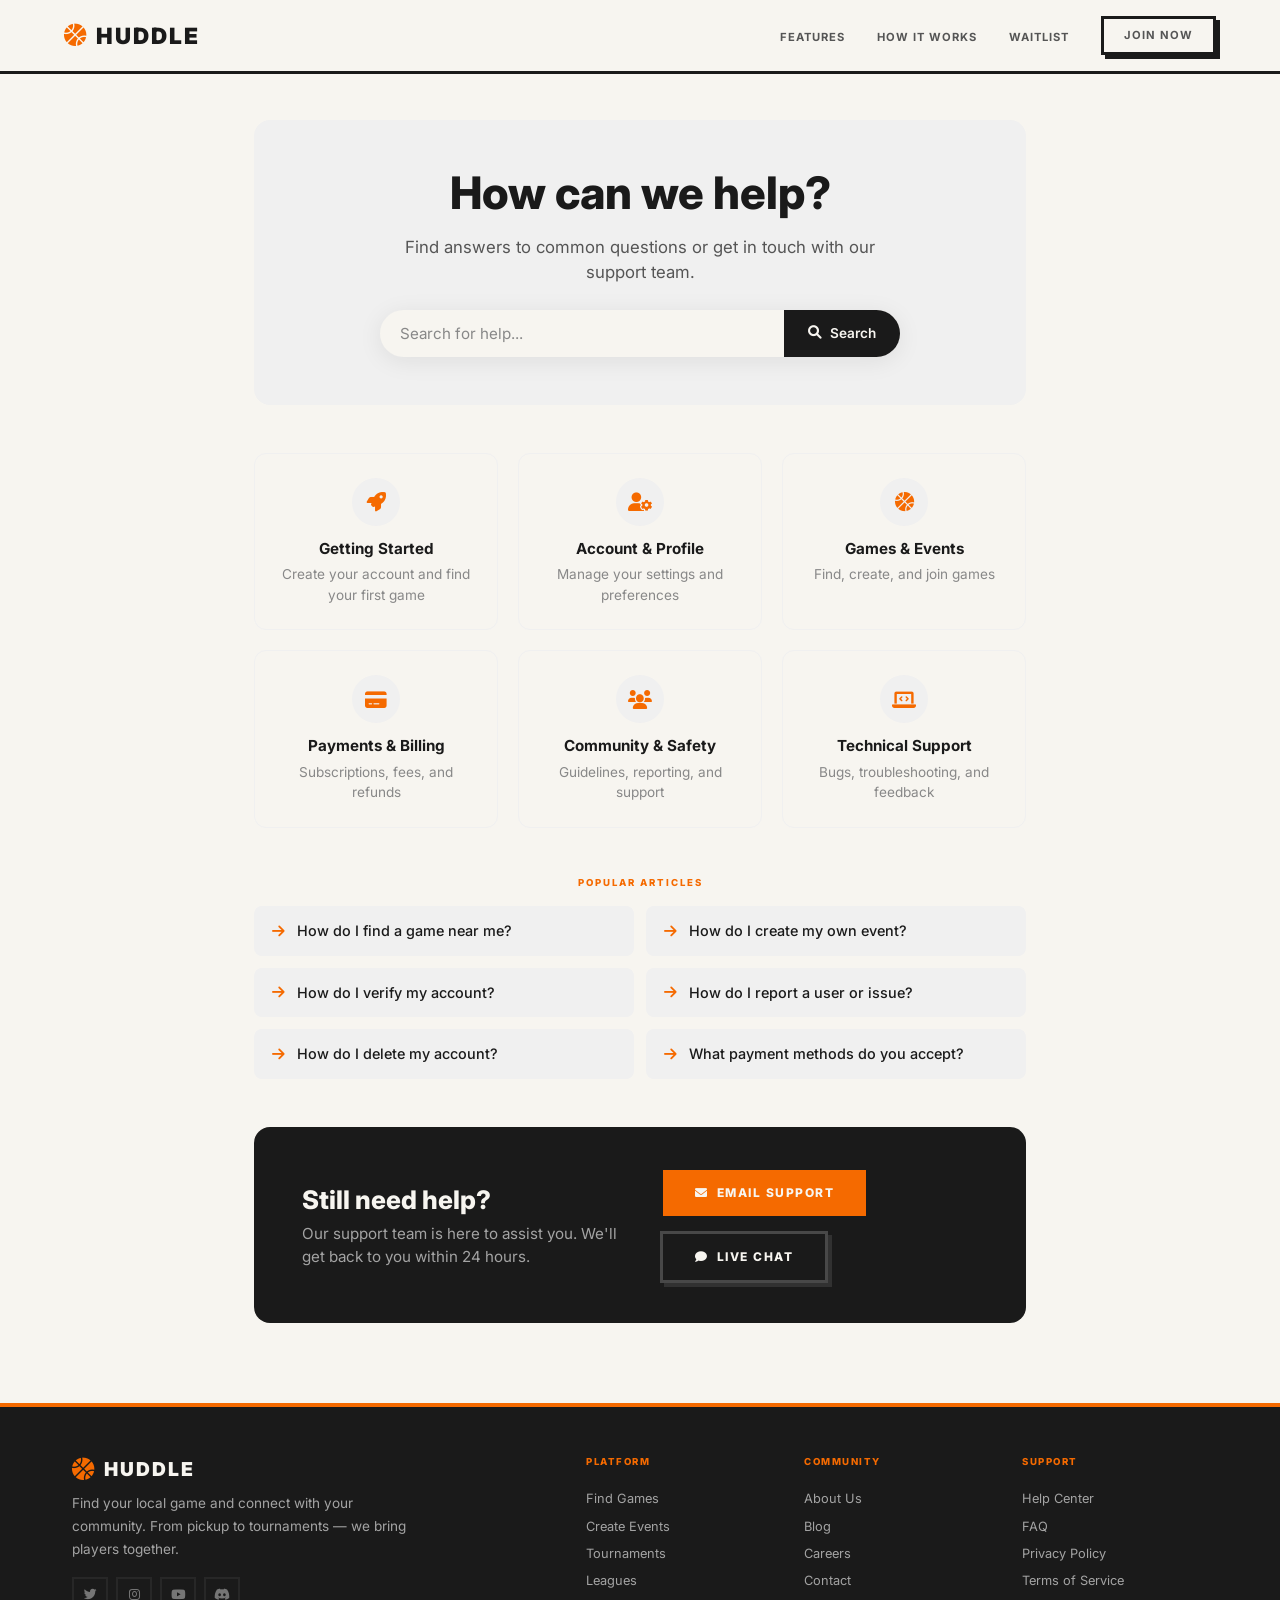
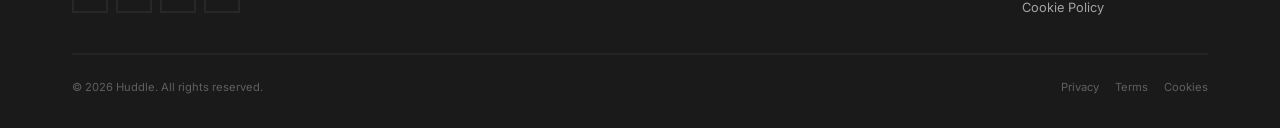
<file: pages/help.html>
<!DOCTYPE html>
<html lang="en">

<head>
    <meta charset="UTF-8" />
    <meta name="viewport" content="width=device-width, initial-scale=1.0" />
    <title>Help Center — Huddle</title>

    <!-- Google Fonts -->
    <link rel="preconnect" href="https://fonts.googleapis.com" />
    <link rel="preconnect" href="https://fonts.gstatic.com" crossorigin />
    <link href="https://fonts.googleapis.com/css2?family=Inter:opsz,wght@14..32,300;14..32,400;14..32,500;14..32,600;14..32,700;14..32,800;14..32,900&display=swap" rel="stylesheet" />

    <!-- Font Awesome -->
    <link rel="stylesheet" href="https://cdnjs.cloudflare.com/ajax/libs/font-awesome/6.0.0-beta3/css/all.min.css" />

    <!-- Styles -->
    <link rel="stylesheet" href="/css/style.css" />
    <link rel="stylesheet" href="/css/pages.css" />

    <style>
        nav {
            display: block !important;
        }

        /* ========================================
           HELP CENTER SPECIFIC STYLES
           ======================================== */

        /* Hero / Search */
        .help-hero {
            text-align: center;
            padding: 40px 0 48px;
            background: var(--gray-100);
            border-radius: 16px;
            margin-bottom: 48px;
        }

        .help-hero h1 {
            font-size: clamp(2rem, 4vw, 2.8rem);
            font-weight: 800;
            margin-bottom: 8px;
        }

        .help-hero p {
            color: var(--gray-700);
            font-size: 1.05rem;
            max-width: 480px;
            margin: 0 auto 24px;
        }

        .help-search {
            display: flex;
            max-width: 520px;
            margin: 0 auto;
            gap: 0;
            background: var(--white);
            border-radius: 50px;
            box-shadow: var(--shadow);
            overflow: hidden;
        }

        .help-search input {
            flex: 1;
            padding: 14px 20px;
            border: none;
            outline: none;
            font-family: var(--font);
            font-size: 0.95rem;
            color: var(--black);
            background: transparent;
        }

        .help-search input::placeholder {
            color: var(--gray-500);
        }

        .help-search button {
            padding: 14px 24px;
            background: var(--black);
            color: var(--white);
            border: none;
            cursor: pointer;
            font-family: var(--font);
            font-weight: 600;
            font-size: 0.85rem;
            transition: all 0.3s ease;
            display: flex;
            align-items: center;
            gap: 8px;
        }

        .help-search button:hover {
            background: var(--orange);
        }

        /* Help Categories */
        .help-categories {
            display: grid;
            grid-template-columns: repeat(3, 1fr);
            gap: 20px;
            margin-bottom: 48px;
        }

        .help-category {
            background: var(--white);
            border: 1px solid var(--gray-100);
            border-radius: 12px;
            padding: 24px 20px;
            text-align: center;
            transition: all 0.3s ease;
            cursor: pointer;
        }

        .help-category:hover {
            border-color: var(--orange);
            box-shadow: var(--shadow-hover);
            transform: translateY(-4px);
        }

        .help-category .icon {
            width: 48px;
            height: 48px;
            border-radius: 50%;
            background: var(--gray-100);
            display: flex;
            align-items: center;
            justify-content: center;
            margin: 0 auto 12px;
            font-size: 1.2rem;
            color: var(--orange);
            transition: all 0.3s ease;
        }

        .help-category:hover .icon {
            background: var(--orange);
            color: var(--white);
        }

        .help-category h3 {
            font-size: 0.95rem;
            font-weight: 700;
            margin-bottom: 4px;
        }

        .help-category p {
            font-size: 0.85rem;
            color: var(--gray-500);
        }

        /* Popular Articles */
        .help-popular {
            margin-bottom: 48px;
        }

        .help-popular .section-label {
            text-align: center;
        }

        .help-popular-grid {
            display: grid;
            grid-template-columns: 1fr 1fr;
            gap: 12px;
            margin-top: 16px;
        }

        .help-article {
            display: flex;
            align-items: center;
            gap: 12px;
            padding: 14px 18px;
            background: var(--gray-100);
            border-radius: 8px;
            transition: all 0.3s ease;
            text-decoration: none;
            color: var(--black);
        }

        .help-article:hover {
            background: var(--orange);
            color: var(--white);
        }

        .help-article i {
            color: var(--orange);
            font-size: 0.9rem;
            transition: color 0.3s ease;
        }

        .help-article:hover i {
            color: var(--white);
        }

        .help-article span {
            font-size: 0.9rem;
            font-weight: 500;
        }

        /* Contact Section */
        .help-contact {
            background: var(--black);
            color: var(--white);
            border-radius: 16px;
            padding: 40px 48px;
            display: grid;
            grid-template-columns: 1fr 1fr;
            gap: 40px;
            align-items: center;
        }

        .help-contact h2 {
            font-size: 1.6rem;
            font-weight: 800;
        }

        .help-contact p {
            color: rgba(255, 255, 255, 0.6);
            font-size: 0.95rem;
            margin-top: 4px;
        }

        .help-contact .contact-buttons {
            display: flex;
            gap: 12px;
            flex-wrap: wrap;
        }

        .help-contact .contact-buttons .btn-outline-light {
            border-color: rgba(255, 255, 255, 0.2);
        }

        .help-contact .contact-buttons .btn-outline-light:hover {
            background: var(--orange);
            border-color: var(--orange);
            color: var(--white);
        }

        /* ========================================
           RESPONSIVE
           ======================================== */
        @media (max-width: 968px) {
            .help-categories {
                grid-template-columns: repeat(2, 1fr);
            }

            .help-contact {
                grid-template-columns: 1fr;
                text-align: center;
                padding: 32px 24px;
            }

            .help-contact .contact-buttons {
                justify-content: center;
            }
        }

        @media (max-width: 768px) {
            .help-hero {
                padding: 24px 16px 32px;
            }

            .help-search {
                flex-direction: column;
                border-radius: 12px;
                box-shadow: var(--shadow);
            }

            .help-search input {
                padding: 16px 20px;
                border-bottom: 1px solid var(--gray-100);
            }

            .help-search button {
                justify-content: center;
                padding: 14px;
                border-radius: 0 0 12px 12px;
            }

            .help-categories {
                grid-template-columns: 1fr 1fr;
                gap: 12px;
            }

            .help-category {
                padding: 16px 12px;
            }

            .help-popular-grid {
                grid-template-columns: 1fr;
            }

            .help-contact {
                padding: 24px 16px;
            }

            .help-contact h2 {
                font-size: 1.3rem;
            }
        }

        @media (max-width: 480px) {
            .help-categories {
                grid-template-columns: 1fr;
            }
        }
    </style>
</head>

<body>

    <!-- ========================================
    NAVIGATION
    ======================================== -->
    <nav id="navbar">
        <div class="nav-wrapper">
            <a href="../index.html" class="logo">
                <i class="fas fa-basketball-ball"></i> HUDDLE
            </a>
            <ul class="nav-links">
                <li><a href="../index.html#features">Features</a></li>
                <li><a href="../index.html#how-it-works">How It Works</a></li>
                <li><a href="../index.html#waitlist">Waitlist</a></li>
                <li><a href="../index.html#waitlist" class="btn btn-small">Join Now</a></li>
            </ul>
            <button class="mobile-menu" id="menuToggle">
                <i class="fas fa-bars"></i>
            </button>
        </div>
    </nav>

    <!-- Mobile Menu -->
    <div class="mobile-overlay" id="mobileOverlay"></div>
    <div class="mobile-panel" id="mobilePanel">
        <button class="close-btn" id="closeMenu"><i class="fas fa-times"></i></button>
        <a href="../index.html#features">Features</a>
        <a href="../index.html#how-it-works">How It Works</a>
        <a href="../index.html#waitlist">Waitlist</a>
        <a href="../index.html#waitlist" class="btn btn-small" style="margin-top:16px;width:100%;justify-content:center;">Join Now</a>
    </div>

    <!-- ========================================
    HELP CENTER
    ======================================== -->
    <main class="page-wrapper">
        <div class="page-container">

            <!-- Help Hero -->
            <div class="help-hero">
                <h1>How can we help?</h1>
                <p>Find answers to common questions or get in touch with our support team.</p>

                <div class="help-search">
                    <input type="text" id="helpSearch" placeholder="Search for help..." />
                    <button onclick="searchHelp()">
                        <i class="fas fa-search"></i> Search
                    </button>
                </div>
            </div>

            <!-- Categories -->
            <div class="help-categories">
                <div class="help-category" onclick="scrollToFaq('getting-started')">
                    <div class="icon"><i class="fas fa-rocket"></i></div>
                    <h3>Getting Started</h3>
                    <p>Create your account and find your first game</p>
                </div>

                <div class="help-category" onclick="scrollToFaq('account')">
                    <div class="icon"><i class="fas fa-user-cog"></i></div>
                    <h3>Account & Profile</h3>
                    <p>Manage your settings and preferences</p>
                </div>

                <div class="help-category" onclick="scrollToFaq('games')">
                    <div class="icon"><i class="fas fa-basketball-ball"></i></div>
                    <h3>Games & Events</h3>
                    <p>Find, create, and join games</p>
                </div>

                <div class="help-category" onclick="scrollToFaq('payments')">
                    <div class="icon"><i class="fas fa-credit-card"></i></div>
                    <h3>Payments & Billing</h3>
                    <p>Subscriptions, fees, and refunds</p>
                </div>

                <div class="help-category" onclick="scrollToFaq('community')">
                    <div class="icon"><i class="fas fa-users"></i></div>
                    <h3>Community & Safety</h3>
                    <p>Guidelines, reporting, and support</p>
                </div>

                <div class="help-category" onclick="scrollToFaq('technical')">
                    <div class="icon"><i class="fas fa-laptop-code"></i></div>
                    <h3>Technical Support</h3>
                    <p>Bugs, troubleshooting, and feedback</p>
                </div>
            </div>

            <!-- Popular Articles -->
            <div class="help-popular">
                <div class="section-label" style="text-align:center;margin-bottom:8px;">Popular Articles</div>
                <div class="help-popular-grid">
                    <a href="#faq" class="help-article" onclick="scrollToFaq('how-to-find-game')">
                        <i class="fas fa-arrow-right"></i>
                        <span>How do I find a game near me?</span>
                    </a>
                    <a href="#faq" class="help-article" onclick="scrollToFaq('how-to-create-event')">
                        <i class="fas fa-arrow-right"></i>
                        <span>How do I create my own event?</span>
                    </a>
                    <a href="#faq" class="help-article" onclick="scrollToFaq('account-verification')">
                        <i class="fas fa-arrow-right"></i>
                        <span>How do I verify my account?</span>
                    </a>
                    <a href="#faq" class="help-article" onclick="scrollToFaq('report-user')">
                        <i class="fas fa-arrow-right"></i>
                        <span>How do I report a user or issue?</span>
                    </a>
                    <a href="#faq" class="help-article" onclick="scrollToFaq('delete-account')">
                        <i class="fas fa-arrow-right"></i>
                        <span>How do I delete my account?</span>
                    </a>
                    <a href="#faq" class="help-article" onclick="scrollToFaq('payment-methods')">
                        <i class="fas fa-arrow-right"></i>
                        <span>What payment methods do you accept?</span>
                    </a>
                </div>
            </div>

            <!-- Contact -->
            <div class="help-contact">
                <div>
                    <h2>Still need help?</h2>
                    <p>Our support team is here to assist you. We'll get back to you within 24 hours.</p>
                </div>
                <div class="contact-buttons">
                    <a href="mailto:support@huddle.com" class="btn btn-primary">
                        <i class="fas fa-envelope"></i> Email Support
                    </a>
                    <a href="#" class="btn btn-outline-light">
                        <i class="fas fa-comment"></i> Live Chat
                    </a>
                </div>
            </div>

        </div>
    </main>

    <!-- ========================================
    FOOTER
    ======================================== -->
    <footer class="footer">
        <div class="container">
            <div class="footer-top">
                <div class="footer-brand">
                    <a href="../index.html" class="logo">
                        <i class="fas fa-basketball-ball"></i> HUDDLE
                    </a>
                    <p>Find your local game and connect with your community. From pickup to tournaments — we bring players together.</p>
                    <div class="footer-social">
                        <a href="#"><i class="fab fa-twitter"></i></a>
                        <a href="#"><i class="fab fa-instagram"></i></a>
                        <a href="#"><i class="fab fa-youtube"></i></a>
                        <a href="#"><i class="fab fa-discord"></i></a>
                    </div>
                </div>

                <div class="footer-links">
                    <div>
                        <h4>Platform</h4>
                        <a href="../index.html#features">Find Games</a>
                        <a href="../index.html#features">Create Events</a>
                        <a href="#">Tournaments</a>
                        <a href="#">Leagues</a>
                    </div>
                    <div>
                        <h4>Community</h4>
                        <a href="#">About Us</a>
                        <a href="#">Blog</a>
                        <a href="#">Careers</a>
                        <a href="#">Contact</a>
                    </div>
                    <div>
                        <h4>Support</h4>
                        <a href="help.html">Help Center</a>
                        <a href="faq.html">FAQ</a>
                        <a href="privacy.html">Privacy Policy</a>
                        <a href="terms.html">Terms of Service</a>
                        <a href="cookies.html">Cookie Policy</a>
                    </div>
                </div>
            </div>

            <div class="footer-bottom">
                <span>&copy; 2026 Huddle. All rights reserved.</span>
                <div class="footer-bottom-links">
                    <a href="privacy.html">Privacy</a>
                    <a href="terms.html">Terms</a>
                    <a href="cookies.html">Cookies</a>
                </div>
            </div>
        </div>
    </footer>

    <!-- ========================================
    SCRIPTS
    ======================================== -->
    <script>
        // Navbar scroll
        const navbar = document.getElementById('navbar');
        window.addEventListener('scroll', () => {
            navbar.classList.toggle('scrolled', window.scrollY > 50);
        });

        // Mobile menu
        const toggle = document.getElementById('menuToggle');
        const closeBtn = document.getElementById('closeMenu');
        const panel = document.getElementById('mobilePanel');
        const overlay = document.getElementById('mobileOverlay');

        function openMenu() {
            panel.classList.add('active');
            overlay.classList.add('active');
            document.body.style.overflow = 'hidden';
        }

        function closeMenu() {
            panel.classList.remove('active');
            overlay.classList.remove('active');
            document.body.style.overflow = '';
        }

        toggle.addEventListener('click', openMenu);
        closeBtn.addEventListener('click', closeMenu);
        overlay.addEventListener('click', closeMenu);
        document.querySelectorAll('.mobile-panel a').forEach(a => a.addEventListener('click', closeMenu));

        // Search function
        function searchHelp() {
            const query = document.getElementById('helpSearch').value.trim();
            if (query) {
                // Redirect to FAQ with search query
                window.location.href = 'faq.html?search=' + encodeURIComponent(query);
            }
        }

        // Enter key for search
        document.getElementById('helpSearch').addEventListener('keydown', function(e) {
            if (e.key === 'Enter') {
                searchHelp();
            }
        });

        // Scroll to FAQ section
        function scrollToFaq(section) {
            window.location.href = 'faq.html#' + section;
        }
    </script>

</body>

</html>
</file>
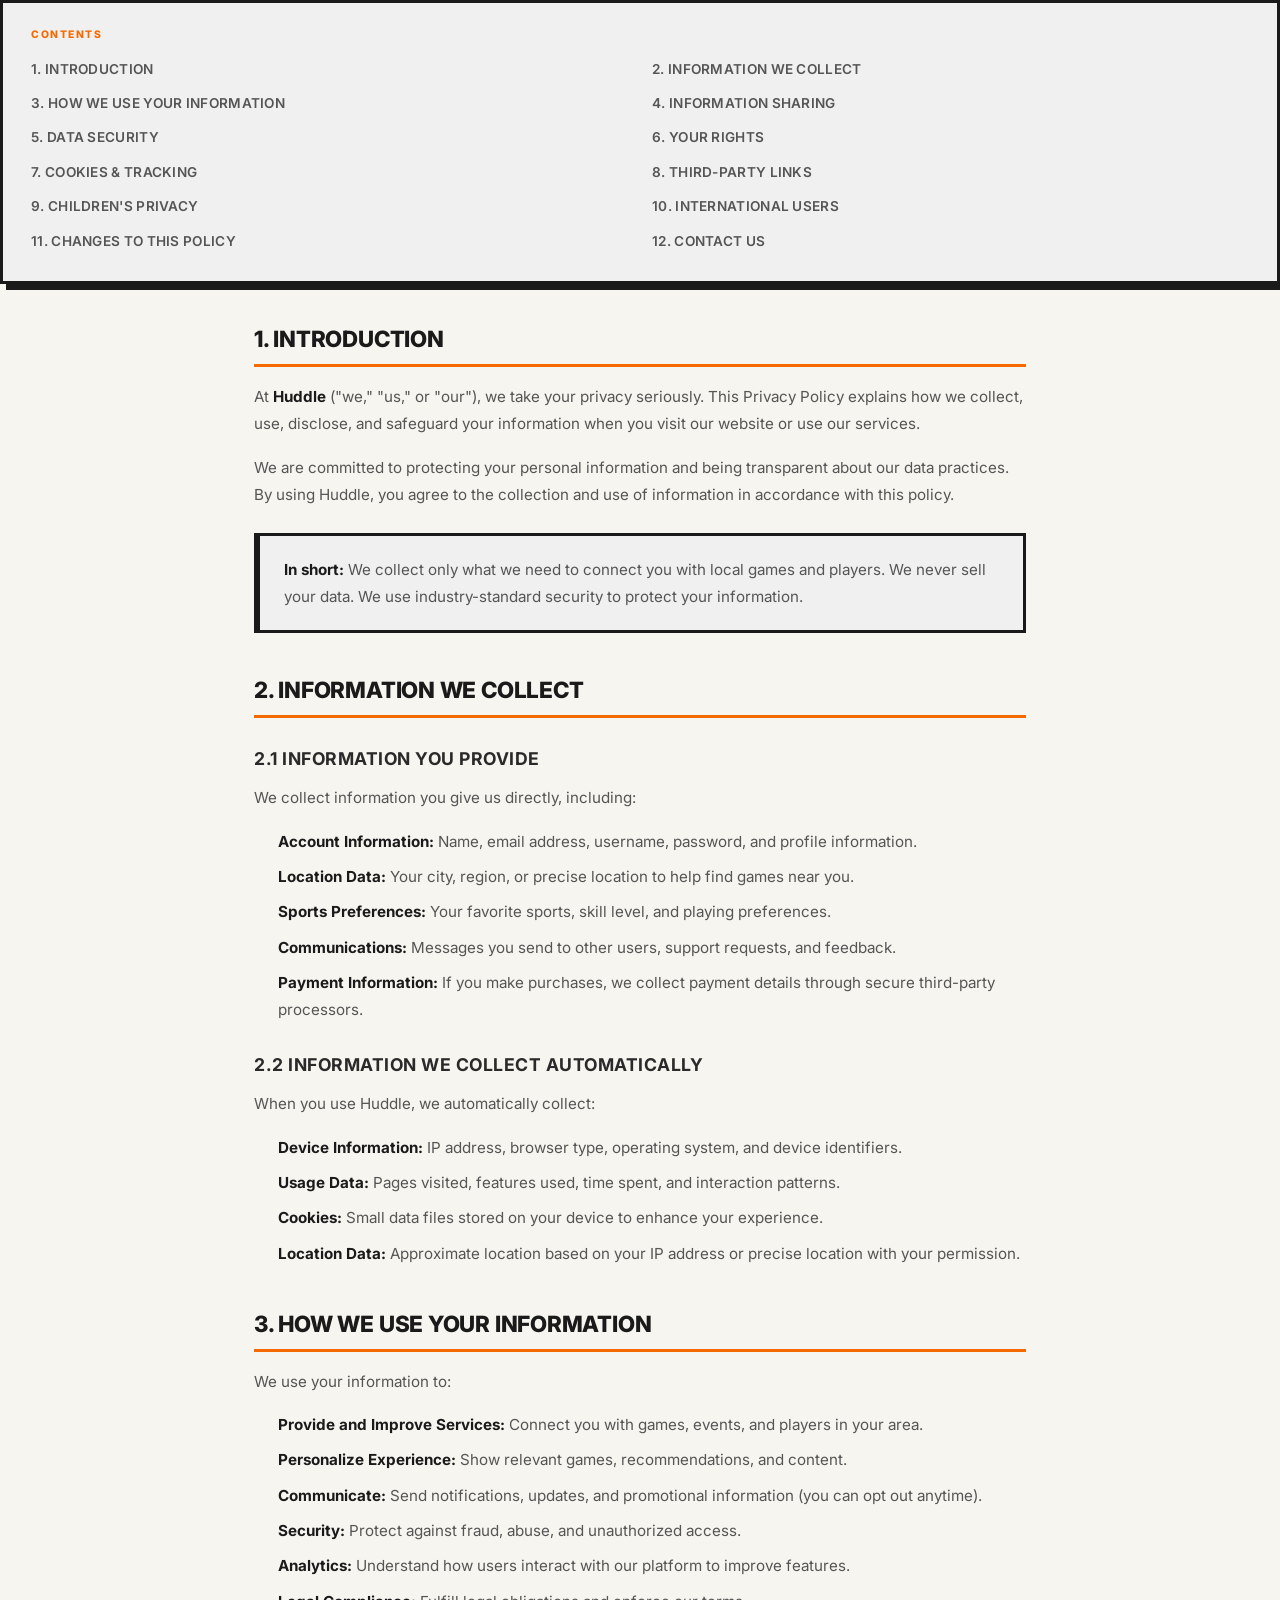
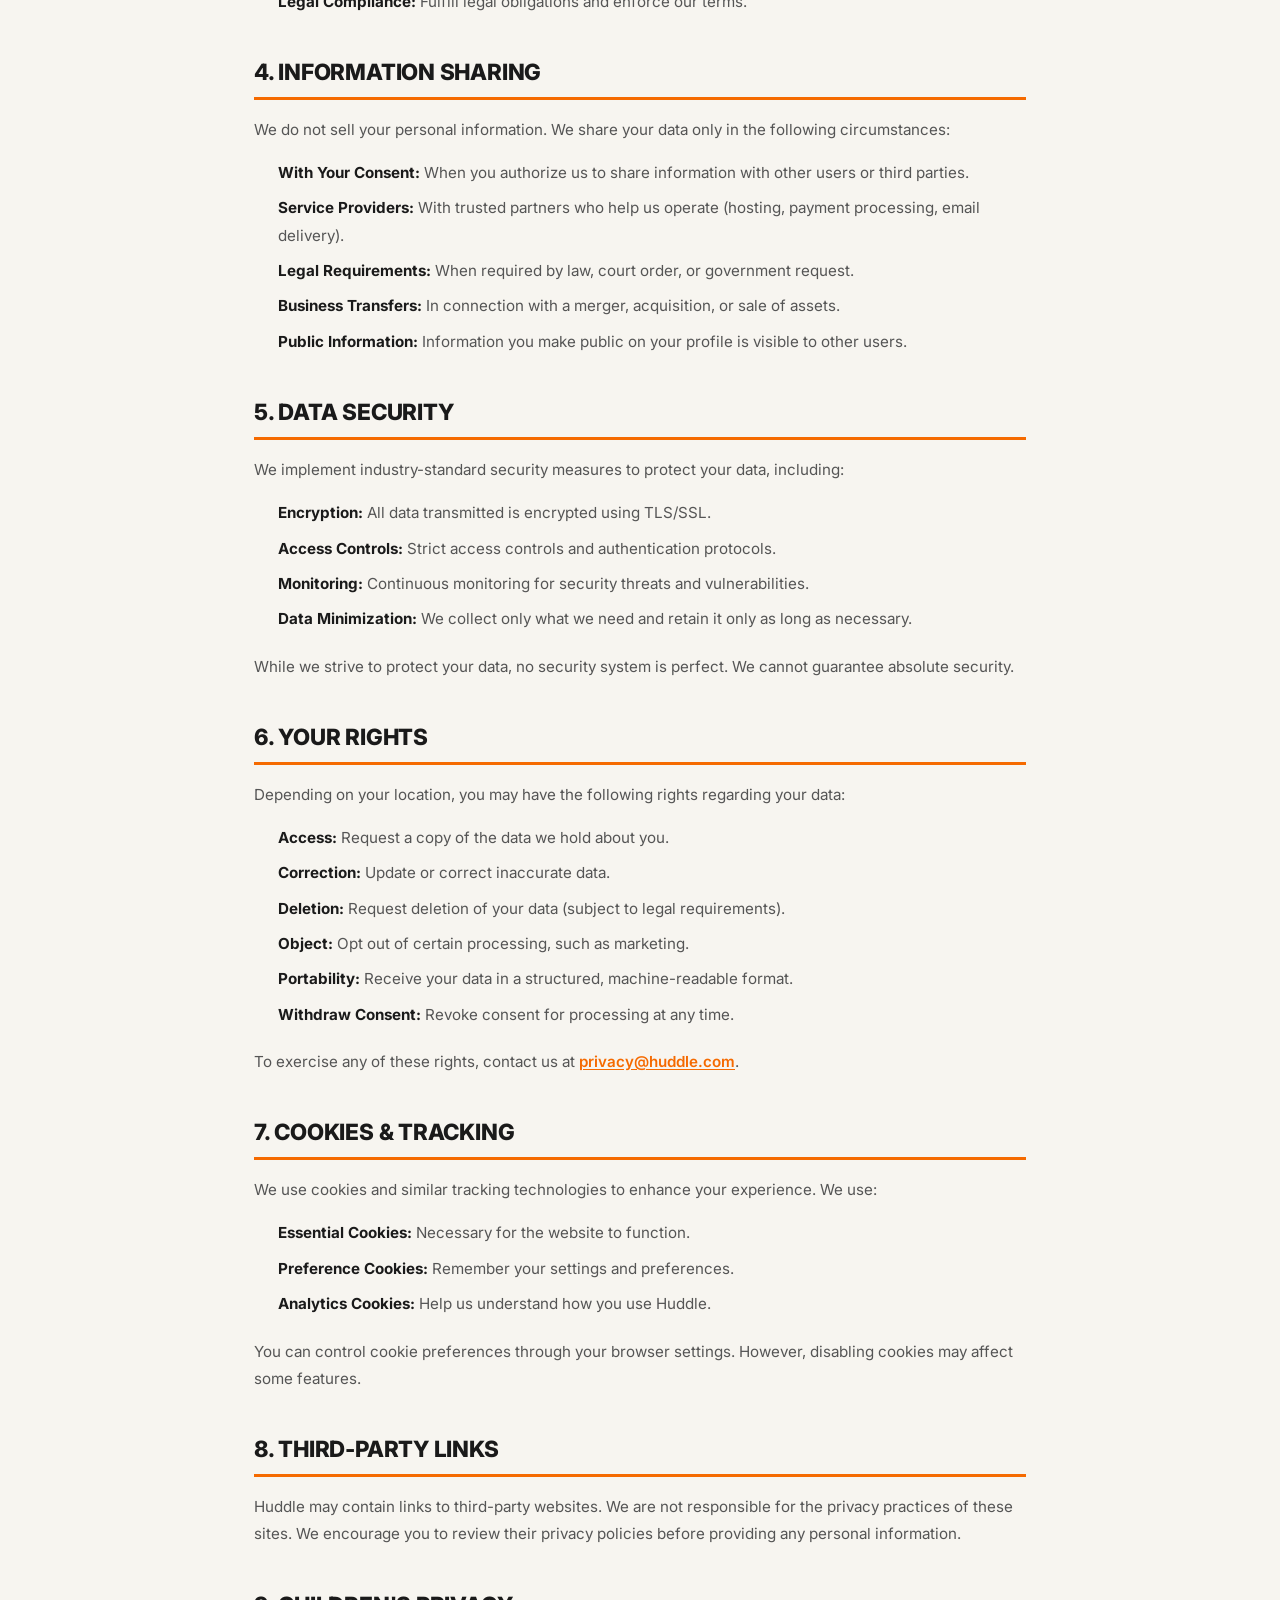
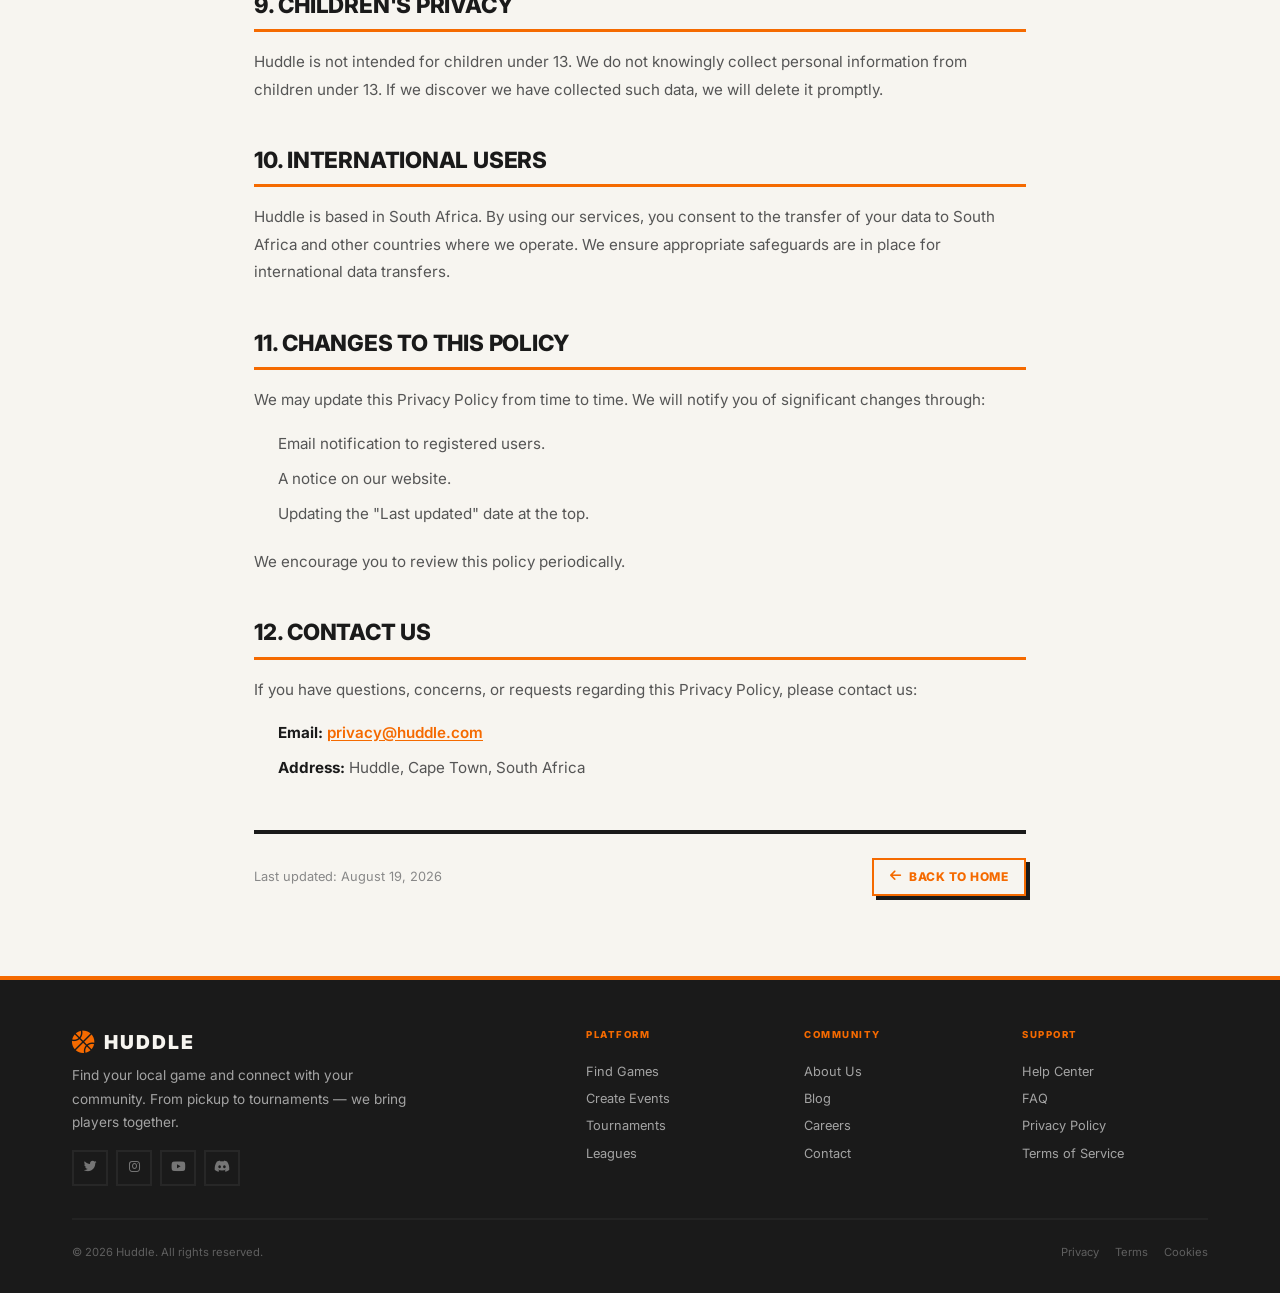
<file: pages/privacy.html>
<!DOCTYPE html>
<html lang="en">

<head>
    <meta charset="UTF-8" />
    <meta name="viewport" content="width=device-width, initial-scale=1.0" />

    <!-- ========================================
    SEO & META TAGS
    ======================================== -->

    <title>Privacy Policy — Huddle</title>
    <meta name="title" content="Privacy Policy — Huddle" />
    <meta name="description" content="Read Huddle's privacy policy. Learn how we collect, use, and protect your personal information. Your privacy matters to us." />
    <meta name="robots" content="index, follow" />
    <link rel="canonical" href="https://joinhuddleup.netlify.app/pages/privacy.html" />

    <!-- Open Graph -->
    <meta property="og:type" content="website" />
    <meta property="og:url" content="https://joinhuddleup.netlify.app/pages/privacy.html" />
    <meta property="og:title" content="Privacy Policy — Huddle" />
    <meta property="og:description" content="Read Huddle's privacy policy. Learn how we collect, use, and protect your personal information." />
    <meta property="og:image" content="https://joinhuddleup.netlify.app/assets/images/og-image.jpg" />

    <!-- Twitter -->
    <meta name="twitter:card" content="summary_large_image" />
    <meta name="twitter:title" content="Privacy Policy — Huddle" />
    <meta name="twitter:description" content="Read Huddle's privacy policy. Learn how we collect, use, and protect your personal information." />
    <meta name="twitter:image" content="https://joinhuddleup.netlify.app/assets/images/og-image.jpg" />

    <!-- Favicon -->
    <link rel="icon" href="/assets/icons/favicon.ico" sizes="any" />
    <link rel="icon" href="/assets/icons/favicon.svg" type="image/svg+xml" />
    <link rel="apple-touch-icon" href="/assets/icons/apple-touch-icon.png" />

    <!-- ========================================
    REST OF HEAD
    ======================================== -->

    <link rel="preconnect" href="https://fonts.googleapis.com" />
    <link rel="preconnect" href="https://fonts.gstatic.com" crossorigin />
    <link
        href="https://fonts.googleapis.com/css2?family=Inter:opsz,wght@14..32,300;14..32,400;14..32,500;14..32,600;14..32,700;14..32,800;14..32,900&display=swap"
        rel="stylesheet" />
    <link rel="stylesheet" href="https://cdnjs.cloudflare.com/ajax/libs/font-awesome/6.0.0-beta3/css/all.min.css" />
    <link rel="stylesheet" href="/css/style.css" />
    <link rel="stylesheet" href="/css/pages.css" />

    <style>
        nav {
            display: block !important;
        }
    </style>
</head>

<body>

    <!-- ========================================
    NAVIGATION
    ======================================== -->
    <nav id="navbar">
        <div class="nav-wrapper">
            <a href="index.html" class="logo">
                <i class="fas fa-basketball-ball"></i> HUDDLE
            </a>
            <ul class="nav-links">
                <li><a href="index.html#features">Features</a></li>
                <li><a href="index.html#how-it-works">How It Works</a></li>
                <li><a href="index.html#waitlist">Waitlist</a></li>
                <li><a href="index.html#waitlist" class="btn btn-small">Join Now</a></li>
            </ul>
            <button class="mobile-menu" id="menuToggle">
                <i class="fas fa-bars"></i>
            </button>
        </div>
    </nav>

    <!-- Mobile Menu -->
    <div class="mobile-overlay" id="mobileOverlay"></div>
    <div class="mobile-panel" id="mobilePanel">
        <button class="close-btn" id="closeMenu"><i class="fas fa-times"></i></button>
        <a href="index.html#features">Features</a>
        <a href="index.html#how-it-works">How It Works</a>
        <a href="index.html#waitlist">Waitlist</a>
        <a href="index.html#waitlist" class="btn btn-small" style="margin-top:16px;width:100%;justify-content:center;">Join Now</a>
    </div>

    <!-- ========================================
    PRIVACY POLICY
    ======================================== -->
    <main class="page-wrapper">
        <div class="page-container">

            <!-- Header -->
            <header class="page-header">
                <div class="page-label">Privacy Policy</div>
                <h1>Your Privacy Matters</h1>
                <div class="page-meta">
                    <span>Last updated: August 19, 2026</span>
                    <span class="separator">•</span>
                    <span>Effective: August 26, 2026</span>
                    <span class="separator">•</span>
                    <a href="terms.html">View Terms of Service</a>
                </div>
            </header>

            <!-- Table of Contents -->
            <nav class="page-toc">
                <div class="toc-title">Contents</div>
                <ul>
                    <li><a href="#introduction">1. Introduction</a></li>
                    <li><a href="#information">2. Information We Collect</a></li>
                    <li><a href="#how-we-use">3. How We Use Your Information</a></li>
                    <li><a href="#sharing">4. Information Sharing</a></li>
                    <li><a href="#data-security">5. Data Security</a></li>
                    <li><a href="#user-rights">6. Your Rights</a></li>
                    <li><a href="#cookies">7. Cookies & Tracking</a></li>
                    <li><a href="#third-party">8. Third-Party Links</a></li>
                    <li><a href="#children">9. Children's Privacy</a></li>
                    <li><a href="#international">10. International Users</a></li>
                    <li><a href="#changes">11. Changes to This Policy</a></li>
                    <li><a href="#contact">12. Contact Us</a></li>
                </ul>
            </nav>

            <!-- Content -->
            <div class="page-content">

                <!-- 1. Introduction -->
                <h2 id="introduction">1. Introduction</h2>
                <p>
                    At <strong>Huddle</strong> ("we," "us," or "our"), we take your privacy seriously. This Privacy Policy explains how we collect, use, disclose, and safeguard your information when you visit our website or use our services.
                </p>
                <p>
                    We are committed to protecting your personal information and being transparent about our data practices. By using Huddle, you agree to the collection and use of information in accordance with this policy.
                </p>

                <div class="highlight-box">
                    <p><strong>In short:</strong> We collect only what we need to connect you with local games and players. We never sell your data. We use industry-standard security to protect your information.</p>
                </div>

                <!-- 2. Information We Collect -->
                <h2 id="information">2. Information We Collect</h2>

                <h3>2.1 Information You Provide</h3>
                <p>We collect information you give us directly, including:</p>
                <ul>
                    <li><strong>Account Information:</strong> Name, email address, username, password, and profile information.</li>
                    <li><strong>Location Data:</strong> Your city, region, or precise location to help find games near you.</li>
                    <li><strong>Sports Preferences:</strong> Your favorite sports, skill level, and playing preferences.</li>
                    <li><strong>Communications:</strong> Messages you send to other users, support requests, and feedback.</li>
                    <li><strong>Payment Information:</strong> If you make purchases, we collect payment details through secure third-party processors.</li>
                </ul>

                <h3>2.2 Information We Collect Automatically</h3>
                <p>When you use Huddle, we automatically collect:</p>
                <ul>
                    <li><strong>Device Information:</strong> IP address, browser type, operating system, and device identifiers.</li>
                    <li><strong>Usage Data:</strong> Pages visited, features used, time spent, and interaction patterns.</li>
                    <li><strong>Cookies:</strong> Small data files stored on your device to enhance your experience.</li>
                    <li><strong>Location Data:</strong> Approximate location based on your IP address or precise location with your permission.</li>
                </ul>

                <!-- 3. How We Use Your Information -->
                <h2 id="how-we-use">3. How We Use Your Information</h2>
                <p>We use your information to:</p>
                <ul>
                    <li><strong>Provide and Improve Services:</strong> Connect you with games, events, and players in your area.</li>
                    <li><strong>Personalize Experience:</strong> Show relevant games, recommendations, and content.</li>
                    <li><strong>Communicate:</strong> Send notifications, updates, and promotional information (you can opt out anytime).</li>
                    <li><strong>Security:</strong> Protect against fraud, abuse, and unauthorized access.</li>
                    <li><strong>Analytics:</strong> Understand how users interact with our platform to improve features.</li>
                    <li><strong>Legal Compliance:</strong> Fulfill legal obligations and enforce our terms.</li>
                </ul>

                <!-- 4. Information Sharing -->
                <h2 id="sharing">4. Information Sharing</h2>
                <p>We do not sell your personal information. We share your data only in the following circumstances:</p>
                <ul>
                    <li><strong>With Your Consent:</strong> When you authorize us to share information with other users or third parties.</li>
                    <li><strong>Service Providers:</strong> With trusted partners who help us operate (hosting, payment processing, email delivery).</li>
                    <li><strong>Legal Requirements:</strong> When required by law, court order, or government request.</li>
                    <li><strong>Business Transfers:</strong> In connection with a merger, acquisition, or sale of assets.</li>
                    <li><strong>Public Information:</strong> Information you make public on your profile is visible to other users.</li>
                </ul>

                <!-- 5. Data Security -->
                <h2 id="data-security">5. Data Security</h2>
                <p>
                    We implement industry-standard security measures to protect your data, including:
                </p>
                <ul>
                    <li><strong>Encryption:</strong> All data transmitted is encrypted using TLS/SSL.</li>
                    <li><strong>Access Controls:</strong> Strict access controls and authentication protocols.</li>
                    <li><strong>Monitoring:</strong> Continuous monitoring for security threats and vulnerabilities.</li>
                    <li><strong>Data Minimization:</strong> We collect only what we need and retain it only as long as necessary.</li>
                </ul>
                <p>
                    While we strive to protect your data, no security system is perfect. We cannot guarantee absolute security.
                </p>

                <!-- 6. Your Rights -->
                <h2 id="user-rights">6. Your Rights</h2>
                <p>Depending on your location, you may have the following rights regarding your data:</p>
                <ul>
                    <li><strong>Access:</strong> Request a copy of the data we hold about you.</li>
                    <li><strong>Correction:</strong> Update or correct inaccurate data.</li>
                    <li><strong>Deletion:</strong> Request deletion of your data (subject to legal requirements).</li>
                    <li><strong>Object:</strong> Opt out of certain processing, such as marketing.</li>
                    <li><strong>Portability:</strong> Receive your data in a structured, machine-readable format.</li>
                    <li><strong>Withdraw Consent:</strong> Revoke consent for processing at any time.</li>
                </ul>
                <p>
                    To exercise any of these rights, contact us at <a href="mailto:privacy@huddle.com">privacy@huddle.com</a>.
                </p>

                <!-- 7. Cookies & Tracking -->
                <h2 id="cookies">7. Cookies & Tracking</h2>
                <p>
                    We use cookies and similar tracking technologies to enhance your experience. We use:
                </p>
                <ul>
                    <li><strong>Essential Cookies:</strong> Necessary for the website to function.</li>
                    <li><strong>Preference Cookies:</strong> Remember your settings and preferences.</li>
                    <li><strong>Analytics Cookies:</strong> Help us understand how you use Huddle.</li>
                </ul>
                <p>
                    You can control cookie preferences through your browser settings. However, disabling cookies may affect some features.
                </p>

                <!-- 8. Third-Party Links -->
                <h2 id="third-party">8. Third-Party Links</h2>
                <p>
                    Huddle may contain links to third-party websites. We are not responsible for the privacy practices of these sites. We encourage you to review their privacy policies before providing any personal information.
                </p>

                <!-- 9. Children's Privacy -->
                <h2 id="children">9. Children's Privacy</h2>
                <p>
                    Huddle is not intended for children under 13. We do not knowingly collect personal information from children under 13. If we discover we have collected such data, we will delete it promptly.
                </p>

                <!-- 10. International Users -->
                <h2 id="international">10. International Users</h2>
                <p>
                    Huddle is based in South Africa. By using our services, you consent to the transfer of your data to South Africa and other countries where we operate. We ensure appropriate safeguards are in place for international data transfers.
                </p>

                <!-- 11. Changes to This Policy -->
                <h2 id="changes">11. Changes to This Policy</h2>
                <p>
                    We may update this Privacy Policy from time to time. We will notify you of significant changes through:
                </p>
                <ul>
                    <li>Email notification to registered users.</li>
                    <li>A notice on our website.</li>
                    <li>Updating the "Last updated" date at the top.</li>
                </ul>
                <p>
                    We encourage you to review this policy periodically.
                </p>

                <!-- 12. Contact Us -->
                <h2 id="contact">12. Contact Us</h2>
                <p>
                    If you have questions, concerns, or requests regarding this Privacy Policy, please contact us:
                </p>
                <ul>
                    <li><strong>Email:</strong> <a href="mailto:privacy@huddle.com">privacy@huddle.com</a></li>
                    <li><strong>Address:</strong> Huddle, Cape Town, South Africa</li>
                </ul>

            </div>

            <!-- Updated & Back Link -->
            <div class="page-updated">
                <span>Last updated: August 19, 2026</span>
                <a href="/index.html" class="back-link">
                    <i class="fas fa-arrow-left"></i> Back to Home
                </a>
            </div>

        </div>
    </main>

    <!-- ========================================
    FOOTER
    ======================================== -->
    <footer class="footer">
        <div class="container">
            <div class="footer-top">
                <div class="footer-brand">
                    <a href="index.html" class="logo">
                        <i class="fas fa-basketball-ball"></i> HUDDLE
                    </a>
                    <p>Find your local game and connect with your community. From pickup to tournaments — we bring players together.</p>
                    <div class="footer-social">
                        <a href="#"><i class="fab fa-twitter"></i></a>
                        <a href="#"><i class="fab fa-instagram"></i></a>
                        <a href="#"><i class="fab fa-youtube"></i></a>
                        <a href="#"><i class="fab fa-discord"></i></a>
                    </div>
                </div>

                <div class="footer-links">
                    <div>
                        <h4>Platform</h4>
                        <a href="index.html#features">Find Games</a>
                        <a href="index.html#features">Create Events</a>
                        <a href="#">Tournaments</a>
                        <a href="#">Leagues</a>
                    </div>
                    <div>
                        <h4>Community</h4>
                        <a href="#">About Us</a>
                        <a href="#">Blog</a>
                        <a href="#">Careers</a>
                        <a href="#">Contact</a>
                    </div>
                    <div>
                        <h4>Support</h4>
                        <a href="help.html">Help Center</a>
                        <a href="faq.html">FAQ</a>
                        <a href="privacy.html">Privacy Policy</a>
                        <a href="terms.html">Terms of Service</a>
                    </div>
                </div>
            </div>

            <div class="footer-bottom">
                <span>&copy; 2026 Huddle. All rights reserved.</span>
                <div class="footer-bottom-links">
                    <a href="privacy.html">Privacy</a>
                    <a href="terms.html">Terms</a>
                    <a href="cookies.html">Cookies</a>
                </div>
            </div>
        </div>
    </footer>

    <!-- ========================================
    SCRIPTS
    ======================================== -->
    <script>
        // Navbar scroll
        const navbar = document.getElementById('navbar');
        window.addEventListener('scroll', () => {
            navbar.classList.toggle('scrolled', window.scrollY > 50);
        });

        // Mobile menu
        const toggle = document.getElementById('menuToggle');
        const closeBtn = document.getElementById('closeMenu');
        const panel = document.getElementById('mobilePanel');
        const overlay = document.getElementById('mobileOverlay');

        function openMenu() {
            panel.classList.add('active');
            overlay.classList.add('active');
            document.body.style.overflow = 'hidden';
        }

        function closeMenu() {
            panel.classList.remove('active');
            overlay.classList.remove('active');
            document.body.style.overflow = '';
        }

        toggle.addEventListener('click', openMenu);
        closeBtn.addEventListener('click', closeMenu);
        overlay.addEventListener('click', closeMenu);
        document.querySelectorAll('.mobile-panel a').forEach(a => a.addEventListener('click', closeMenu));
    </script>

</body>

</html>
</file>
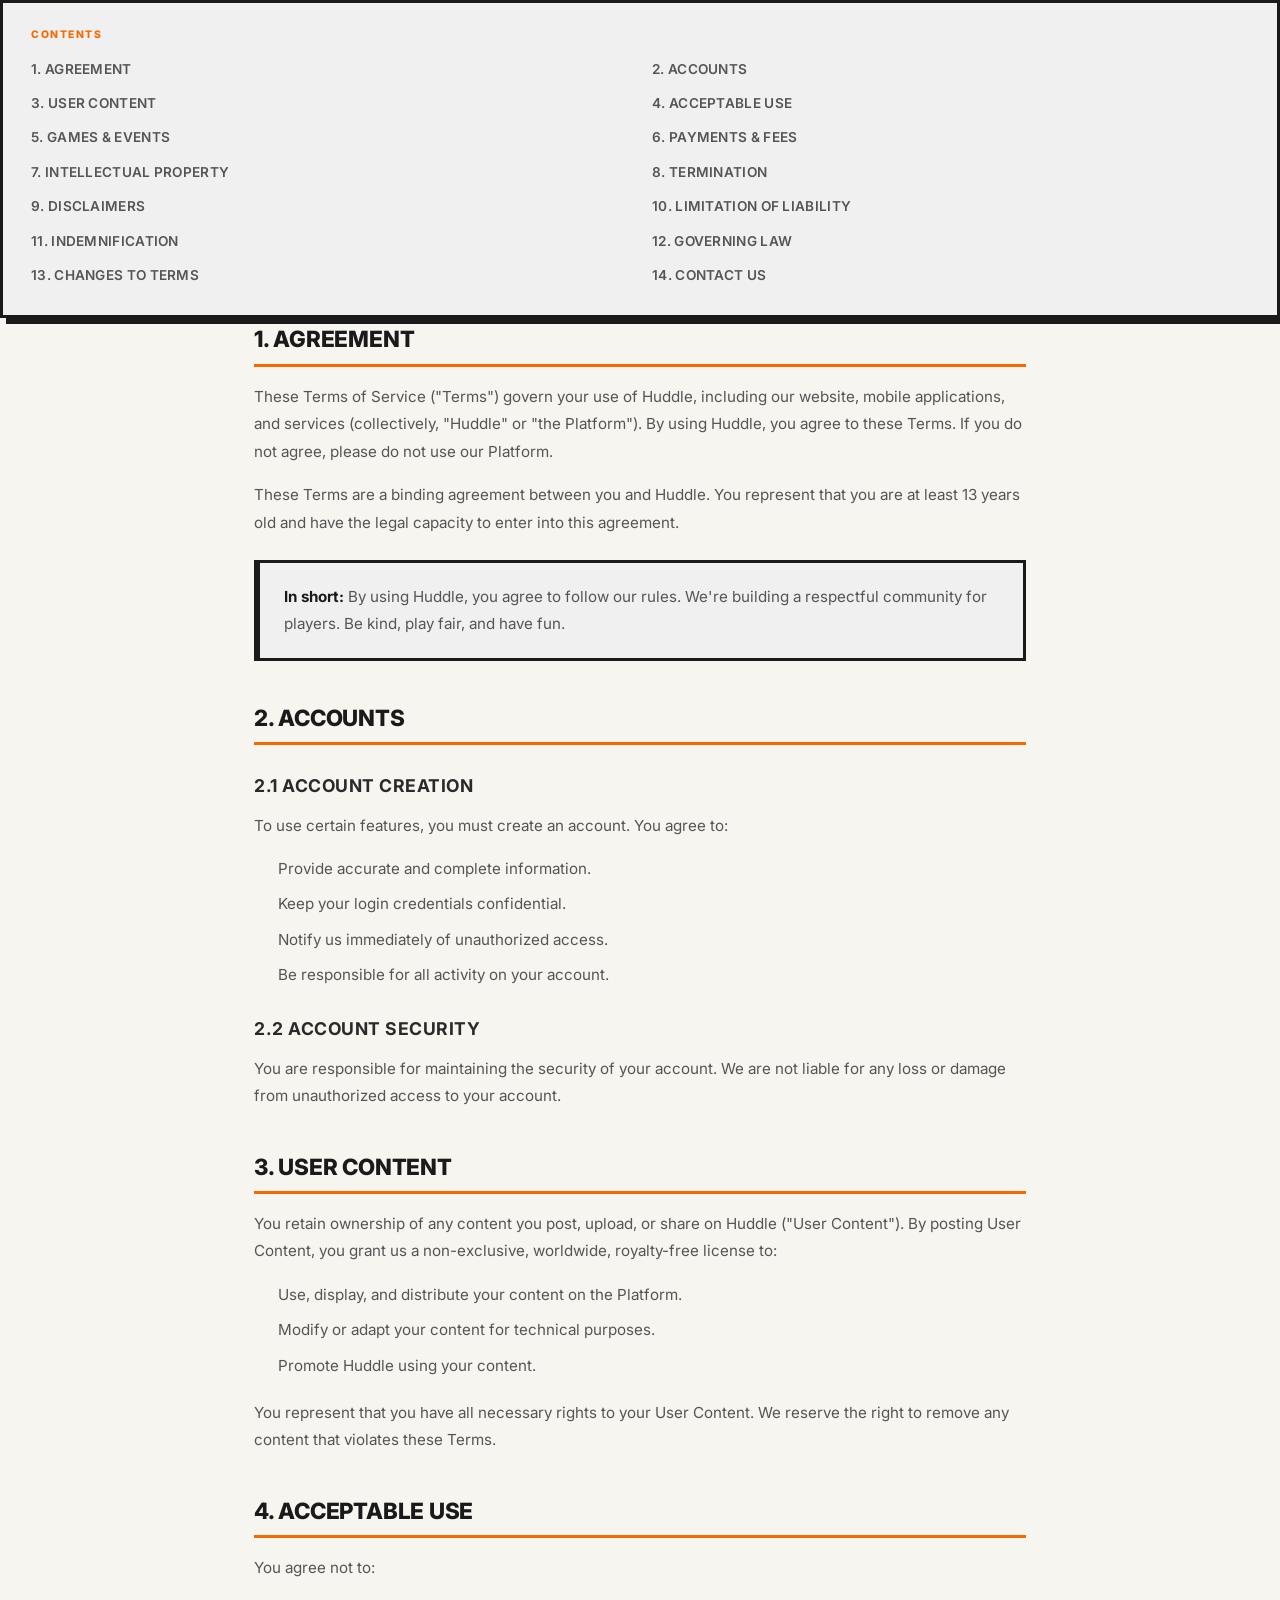
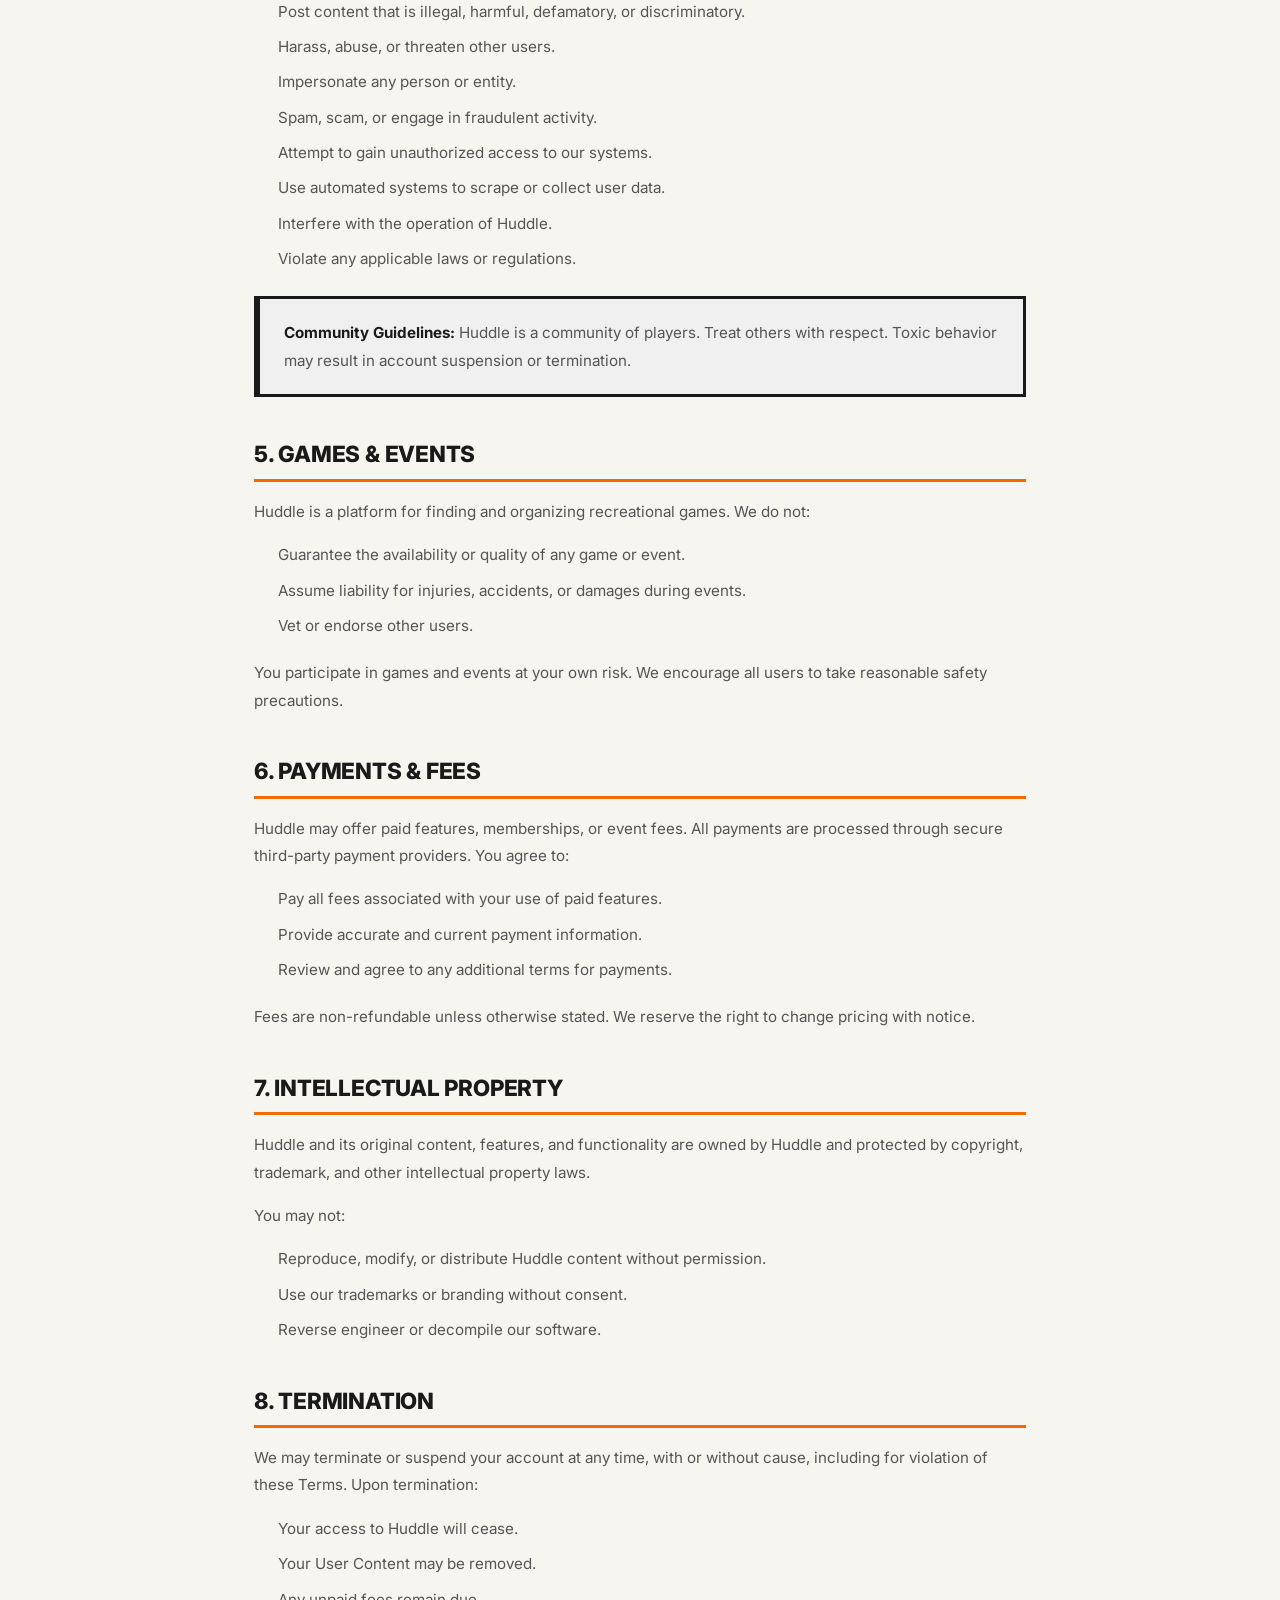
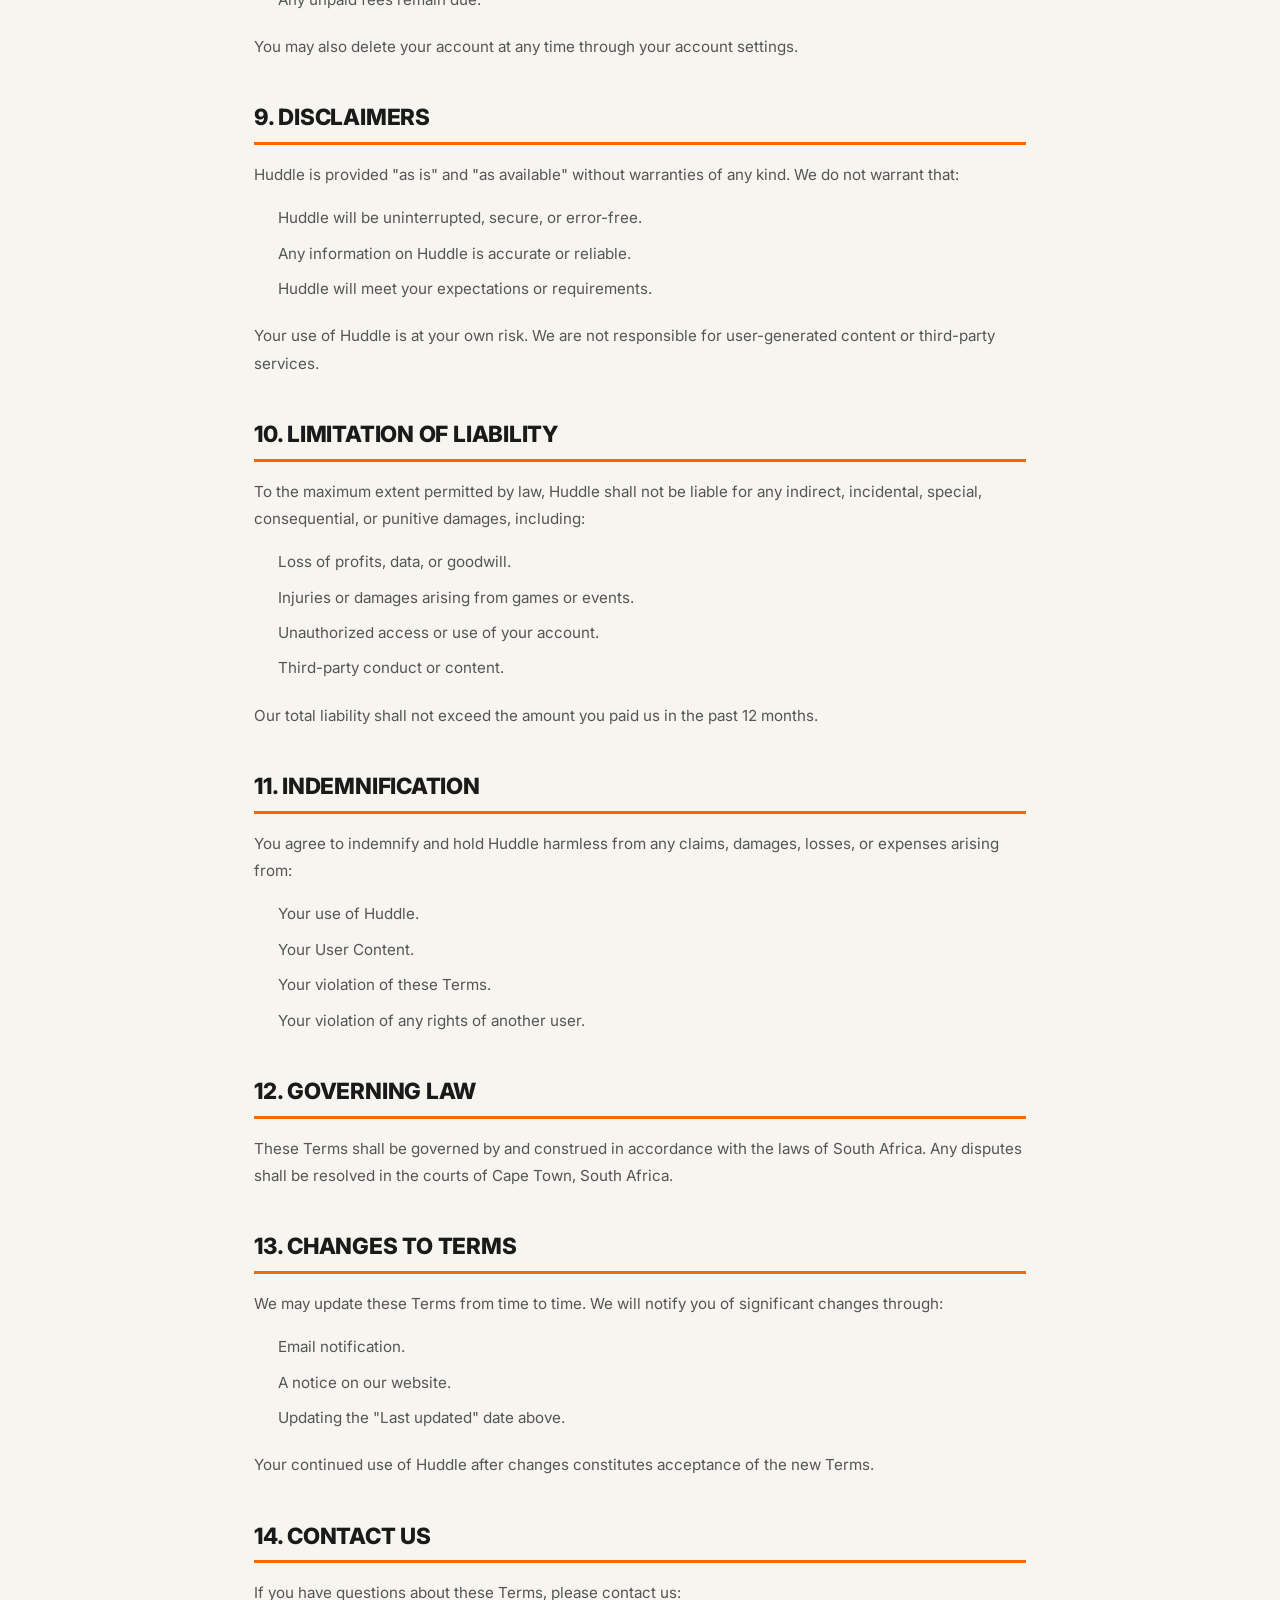
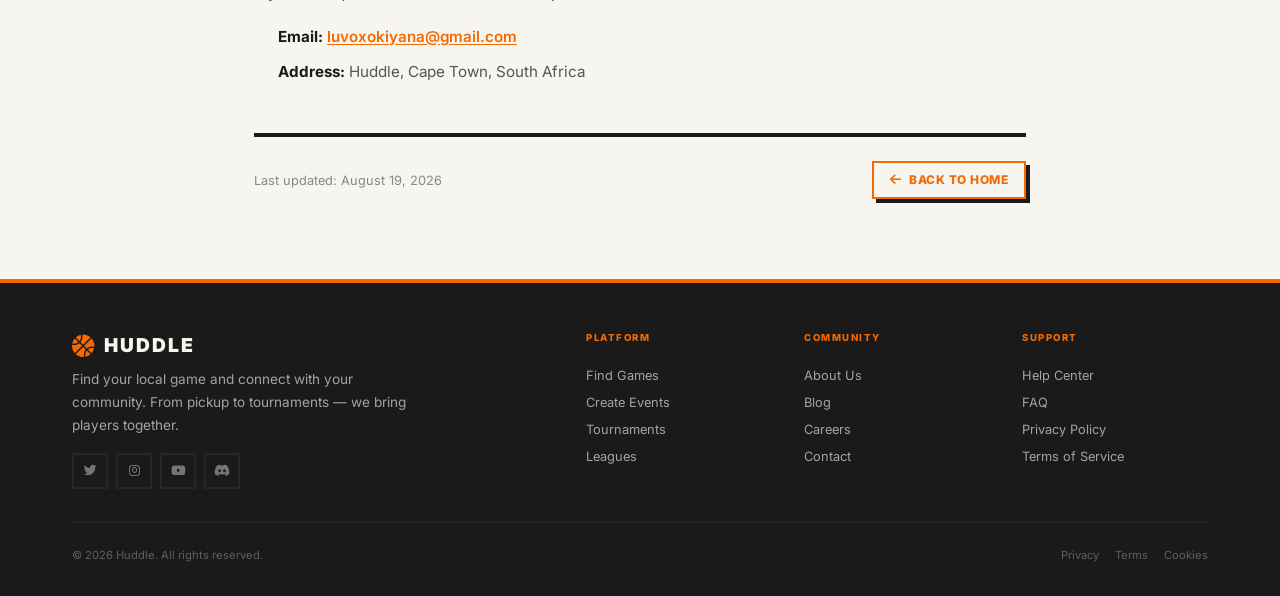
<file: pages/terms.html>
<!DOCTYPE html>
<html lang="en">

<head>
    <meta charset="UTF-8" />
    <meta name="viewport" content="width=device-width, initial-scale=1.0" />

    <!-- ========================================
    SEO & META TAGS
    ======================================== -->

    <title>Terms of Service — Huddle</title>
    <meta name="title" content="Terms of Service — Huddle" />
    <meta name="description"
        content="Read Huddle's terms of service. Understand the rules and guidelines for using our platform to find and organize sports games." />
    <meta name="robots" content="index, follow" />
    <link rel="canonical" href="https://joinhuddleup.netlify.app/pages/terms.html" />

    <!-- Open Graph -->
    <meta property="og:type" content="website" />
    <meta property="og:url" content="https://joinhuddleup.netlify.app/pages/terms.html" />
    <meta property="og:title" content="Terms of Service — Huddle" />
    <meta property="og:description"
        content="Read Huddle's terms of service. Understand the rules and guidelines for using our platform." />
    <meta property="og:image" content="https://joinhuddleup.netlify.app/assets/images/og-image.jpg" />

    <!-- Twitter -->
    <meta name="twitter:card" content="summary_large_image" />
    <meta name="twitter:title" content="Terms of Service — Huddle" />
    <meta name="twitter:description"
        content="Read Huddle's terms of service. Understand the rules and guidelines for using our platform." />
    <meta name="twitter:image" content="https://joinhuddleup.netlify.app/assets/images/og-image.jpg" />

    <!-- Favicon -->
    <link rel="icon" href="/assets/icons/favicon.ico" sizes="any" />
    <link rel="icon" href="/assets/icons/favicon.svg" type="image/svg+xml" />
    <link rel="apple-touch-icon" href="/assets/icons/apple-touch-icon.png" />

    <!-- ========================================
    REST OF HEAD
    ======================================== -->

    <link rel="preconnect" href="https://fonts.googleapis.com" />
    <link rel="preconnect" href="https://fonts.gstatic.com" crossorigin />
    <link
        href="https://fonts.googleapis.com/css2?family=Inter:opsz,wght@14..32,300;14..32,400;14..32,500;14..32,600;14..32,700;14..32,800;14..32,900&display=swap"
        rel="stylesheet" />
    <link rel="stylesheet" href="https://cdnjs.cloudflare.com/ajax/libs/font-awesome/6.0.0-beta3/css/all.min.css" />
    <link rel="stylesheet" href="/css/style.css" />
    <link rel="stylesheet" href="/css/pages.css" />

    <style>
        nav {
            display: block !important;
        }
    </style>
</head>

<body>

    <!-- ========================================
    NAVIGATION
    ======================================== -->
    <nav id="navbar">
        <div class="nav-wrapper">
            <a href="index.html" class="logo">
                <i class="fas fa-basketball-ball"></i> HUDDLE
            </a>
            <ul class="nav-links">
                <li><a href="index.html#features">Features</a></li>
                <li><a href="index.html#how-it-works">How It Works</a></li>
                <li><a href="index.html#waitlist">Waitlist</a></li>
                <li><a href="index.html#waitlist" class="btn btn-small">Join Now</a></li>
            </ul>
            <button class="mobile-menu" id="menuToggle">
                <i class="fas fa-bars"></i>
            </button>
        </div>
    </nav>

    <!-- Mobile Menu -->
    <div class="mobile-overlay" id="mobileOverlay"></div>
    <div class="mobile-panel" id="mobilePanel">
        <button class="close-btn" id="closeMenu"><i class="fas fa-times"></i></button>
        <a href="index.html#features">Features</a>
        <a href="index.html#how-it-works">How It Works</a>
        <a href="index.html#waitlist">Waitlist</a>
        <a href="index.html#waitlist" class="btn btn-small"
            style="margin-top:16px;width:100%;justify-content:center;">Join Now</a>
    </div>

    <!-- ========================================
    TERMS OF SERVICE
    ======================================== -->
    <main class="page-wrapper">
        <div class="page-container">

            <!-- Header -->
            <header class="page-header">
                <div class="page-label">Terms of Service</div>
                <h1>Terms & Conditions</h1>
                <div class="page-meta">
                    <span>Last updated: August 19, 2026</span>
                    <span class="separator">•</span>
                    <span>Effective: August 26, 2026</span>
                    <span class="separator">•</span>
                    <a href="privacy.html">View Privacy Policy</a>
                </div>
            </header>

            <!-- Table of Contents -->
            <nav class="page-toc">
                <div class="toc-title">Contents</div>
                <ul>
                    <li><a href="#agreement">1. Agreement</a></li>
                    <li><a href="#accounts">2. Accounts</a></li>
                    <li><a href="#user-content">3. User Content</a></li>
                    <li><a href="#conduct">4. Acceptable Use</a></li>
                    <li><a href="#games">5. Games & Events</a></li>
                    <li><a href="#payments">6. Payments & Fees</a></li>
                    <li><a href="#intellectual">7. Intellectual Property</a></li>
                    <li><a href="#termination">8. Termination</a></li>
                    <li><a href="#disclaimers">9. Disclaimers</a></li>
                    <li><a href="#liability">10. Limitation of Liability</a></li>
                    <li><a href="#indemnification">11. Indemnification</a></li>
                    <li><a href="#governing-law">12. Governing Law</a></li>
                    <li><a href="#changes-terms">13. Changes to Terms</a></li>
                    <li><a href="#contact-terms">14. Contact Us</a></li>
                </ul>
            </nav>

            <!-- Content -->
            <div class="page-content">

                <!-- 1. Agreement -->
                <h2 id="agreement">1. Agreement</h2>
                <p>
                    These Terms of Service ("Terms") govern your use of Huddle, including our website, mobile
                    applications, and services (collectively, "Huddle" or "the Platform"). By using Huddle, you agree to
                    these Terms. If you do not agree, please do not use our Platform.
                </p>
                <p>
                    These Terms are a binding agreement between you and Huddle. You represent that you are at least 13
                    years old and have the legal capacity to enter into this agreement.
                </p>

                <div class="highlight-box">
                    <p><strong>In short:</strong> By using Huddle, you agree to follow our rules. We're building a
                        respectful community for players. Be kind, play fair, and have fun.</p>
                </div>

                <!-- 2. Accounts -->
                <h2 id="accounts">2. Accounts</h2>

                <h3>2.1 Account Creation</h3>
                <p>
                    To use certain features, you must create an account. You agree to:
                </p>
                <ul>
                    <li>Provide accurate and complete information.</li>
                    <li>Keep your login credentials confidential.</li>
                    <li>Notify us immediately of unauthorized access.</li>
                    <li>Be responsible for all activity on your account.</li>
                </ul>

                <h3>2.2 Account Security</h3>
                <p>
                    You are responsible for maintaining the security of your account. We are not liable for any loss or
                    damage from unauthorized access to your account.
                </p>

                <!-- 3. User Content -->
                <h2 id="user-content">3. User Content</h2>
                <p>
                    You retain ownership of any content you post, upload, or share on Huddle ("User Content"). By
                    posting User Content, you grant us a non-exclusive, worldwide, royalty-free license to:
                </p>
                <ul>
                    <li>Use, display, and distribute your content on the Platform.</li>
                    <li>Modify or adapt your content for technical purposes.</li>
                    <li>Promote Huddle using your content.</li>
                </ul>
                <p>
                    You represent that you have all necessary rights to your User Content. We reserve the right to
                    remove any content that violates these Terms.
                </p>

                <!-- 4. Acceptable Use -->
                <h2 id="conduct">4. Acceptable Use</h2>
                <p>
                    You agree not to:
                </p>
                <ul>
                    <li>Post content that is illegal, harmful, defamatory, or discriminatory.</li>
                    <li>Harass, abuse, or threaten other users.</li>
                    <li>Impersonate any person or entity.</li>
                    <li>Spam, scam, or engage in fraudulent activity.</li>
                    <li>Attempt to gain unauthorized access to our systems.</li>
                    <li>Use automated systems to scrape or collect user data.</li>
                    <li>Interfere with the operation of Huddle.</li>
                    <li>Violate any applicable laws or regulations.</li>
                </ul>

                <div class="highlight-box">
                    <p><strong>Community Guidelines:</strong> Huddle is a community of players. Treat others with
                        respect. Toxic behavior may result in account suspension or termination.</p>
                </div>

                <!-- 5. Games & Events -->
                <h2 id="games">5. Games & Events</h2>
                <p>
                    Huddle is a platform for finding and organizing recreational games. We do not:
                </p>
                <ul>
                    <li>Guarantee the availability or quality of any game or event.</li>
                    <li>Assume liability for injuries, accidents, or damages during events.</li>
                    <li>Vet or endorse other users.</li>
                </ul>
                <p>
                    You participate in games and events at your own risk. We encourage all users to take reasonable
                    safety precautions.
                </p>

                <!-- 6. Payments & Fees -->
                <h2 id="payments">6. Payments & Fees</h2>
                <p>
                    Huddle may offer paid features, memberships, or event fees. All payments are processed through
                    secure third-party payment providers. You agree to:
                </p>
                <ul>
                    <li>Pay all fees associated with your use of paid features.</li>
                    <li>Provide accurate and current payment information.</li>
                    <li>Review and agree to any additional terms for payments.</li>
                </ul>
                <p>
                    Fees are non-refundable unless otherwise stated. We reserve the right to change pricing with notice.
                </p>

                <!-- 7. Intellectual Property -->
                <h2 id="intellectual">7. Intellectual Property</h2>
                <p>
                    Huddle and its original content, features, and functionality are owned by Huddle and protected by
                    copyright, trademark, and other intellectual property laws.
                </p>
                <p>
                    You may not:
                </p>
                <ul>
                    <li>Reproduce, modify, or distribute Huddle content without permission.</li>
                    <li>Use our trademarks or branding without consent.</li>
                    <li>Reverse engineer or decompile our software.</li>
                </ul>

                <!-- 8. Termination -->
                <h2 id="termination">8. Termination</h2>
                <p>
                    We may terminate or suspend your account at any time, with or without cause, including for violation
                    of these Terms. Upon termination:
                </p>
                <ul>
                    <li>Your access to Huddle will cease.</li>
                    <li>Your User Content may be removed.</li>
                    <li>Any unpaid fees remain due.</li>
                </ul>
                <p>
                    You may also delete your account at any time through your account settings.
                </p>

                <!-- 9. Disclaimers -->
                <h2 id="disclaimers">9. Disclaimers</h2>
                <p>
                    Huddle is provided "as is" and "as available" without warranties of any kind. We do not warrant
                    that:
                </p>
                <ul>
                    <li>Huddle will be uninterrupted, secure, or error-free.</li>
                    <li>Any information on Huddle is accurate or reliable.</li>
                    <li>Huddle will meet your expectations or requirements.</li>
                </ul>
                <p>
                    Your use of Huddle is at your own risk. We are not responsible for user-generated content or
                    third-party services.
                </p>

                <!-- 10. Limitation of Liability -->
                <h2 id="liability">10. Limitation of Liability</h2>
                <p>
                    To the maximum extent permitted by law, Huddle shall not be liable for any indirect, incidental,
                    special, consequential, or punitive damages, including:
                </p>
                <ul>
                    <li>Loss of profits, data, or goodwill.</li>
                    <li>Injuries or damages arising from games or events.</li>
                    <li>Unauthorized access or use of your account.</li>
                    <li>Third-party conduct or content.</li>
                </ul>
                <p>
                    Our total liability shall not exceed the amount you paid us in the past 12 months.
                </p>

                <!-- 11. Indemnification -->
                <h2 id="indemnification">11. Indemnification</h2>
                <p>
                    You agree to indemnify and hold Huddle harmless from any claims, damages, losses, or expenses
                    arising from:
                </p>
                <ul>
                    <li>Your use of Huddle.</li>
                    <li>Your User Content.</li>
                    <li>Your violation of these Terms.</li>
                    <li>Your violation of any rights of another user.</li>
                </ul>

                <!-- 12. Governing Law -->
                <h2 id="governing-law">12. Governing Law</h2>
                <p>
                    These Terms shall be governed by and construed in accordance with the laws of South Africa. Any
                    disputes shall be resolved in the courts of Cape Town, South Africa.
                </p>

                <!-- 13. Changes to Terms -->
                <h2 id="changes-terms">13. Changes to Terms</h2>
                <p>
                    We may update these Terms from time to time. We will notify you of significant changes through:
                </p>
                <ul>
                    <li>Email notification.</li>
                    <li>A notice on our website.</li>
                    <li>Updating the "Last updated" date above.</li>
                </ul>
                <p>
                    Your continued use of Huddle after changes constitutes acceptance of the new Terms.
                </p>

                <!-- 14. Contact Us -->
                <h2 id="contact-terms">14. Contact Us</h2>
                <p>
                    If you have questions about these Terms, please contact us:
                </p>
                <ul>
                    <li><strong>Email:</strong> <a href="mailto:luvoxokiyana@gmail.com">luvoxokiyana@gmail.com</a></li>
                    <li><strong>Address:</strong> Huddle, Cape Town, South Africa</li>
                </ul>

            </div>

            <!-- Updated & Back Link -->
            <div class="page-updated">
                <span>Last updated: August 19, 2026</span>
                <a href="/index.html" class="back-link">
                    <i class="fas fa-arrow-left"></i> Back to Home
                </a>
            </div>

        </div>
    </main>

    <!-- ========================================
    FOOTER
    ======================================== -->
    <footer class="footer">
        <div class="container">
            <div class="footer-top">
                <div class="footer-brand">
                    <a href="index.html" class="logo">
                        <i class="fas fa-basketball-ball"></i> HUDDLE
                    </a>
                    <p>Find your local game and connect with your community. From pickup to tournaments — we bring
                        players together.</p>
                    <div class="footer-social">
                        <a href="#"><i class="fab fa-twitter"></i></a>
                        <a href="#"><i class="fab fa-instagram"></i></a>
                        <a href="#"><i class="fab fa-youtube"></i></a>
                        <a href="#"><i class="fab fa-discord"></i></a>
                    </div>
                </div>

                <div class="footer-links">
                    <div>
                        <h4>Platform</h4>
                        <a href="index.html#features">Find Games</a>
                        <a href="index.html#features">Create Events</a>
                        <a href="#">Tournaments</a>
                        <a href="#">Leagues</a>
                    </div>
                    <div>
                        <h4>Community</h4>
                        <a href="#">About Us</a>
                        <a href="#">Blog</a>
                        <a href="#">Careers</a>
                        <a href="#">Contact</a>
                    </div>
                    <div>
                        <h4>Support</h4>
                        <a href="help.html">Help Center</a>
                        <a href="faq.html">FAQ</a>
                        <a href="privacy.html">Privacy Policy</a>
                        <a href="terms.html">Terms of Service</a>
                    </div>
                </div>
            </div>

            <div class="footer-bottom">
                <span>&copy; 2026 Huddle. All rights reserved.</span>
                <div class="footer-bottom-links">
                    <a href="privacy.html">Privacy</a>
                    <a href="terms.html">Terms</a>
                    <a href="cookies.html">Cookies</a>
                </div>
            </div>
        </div>
    </footer>

    <!-- ========================================
    SCRIPTS
    ======================================== -->
    <script>
        // Navbar scroll
        const navbar = document.getElementById('navbar');
        window.addEventListener('scroll', () => {
            navbar.classList.toggle('scrolled', window.scrollY > 50);
        });

        // Mobile menu
        const toggle = document.getElementById('menuToggle');
        const closeBtn = document.getElementById('closeMenu');
        const panel = document.getElementById('mobilePanel');
        const overlay = document.getElementById('mobileOverlay');

        function openMenu() {
            panel.classList.add('active');
            overlay.classList.add('active');
            document.body.style.overflow = 'hidden';
        }

        function closeMenu() {
            panel.classList.remove('active');
            overlay.classList.remove('active');
            document.body.style.overflow = '';
        }

        toggle.addEventListener('click', openMenu);
        closeBtn.addEventListener('click', closeMenu);
        overlay.addEventListener('click', closeMenu);
        document.querySelectorAll('.mobile-panel a').forEach(a => a.addEventListener('click', closeMenu));
    </script>

</body>

</html>
</file>
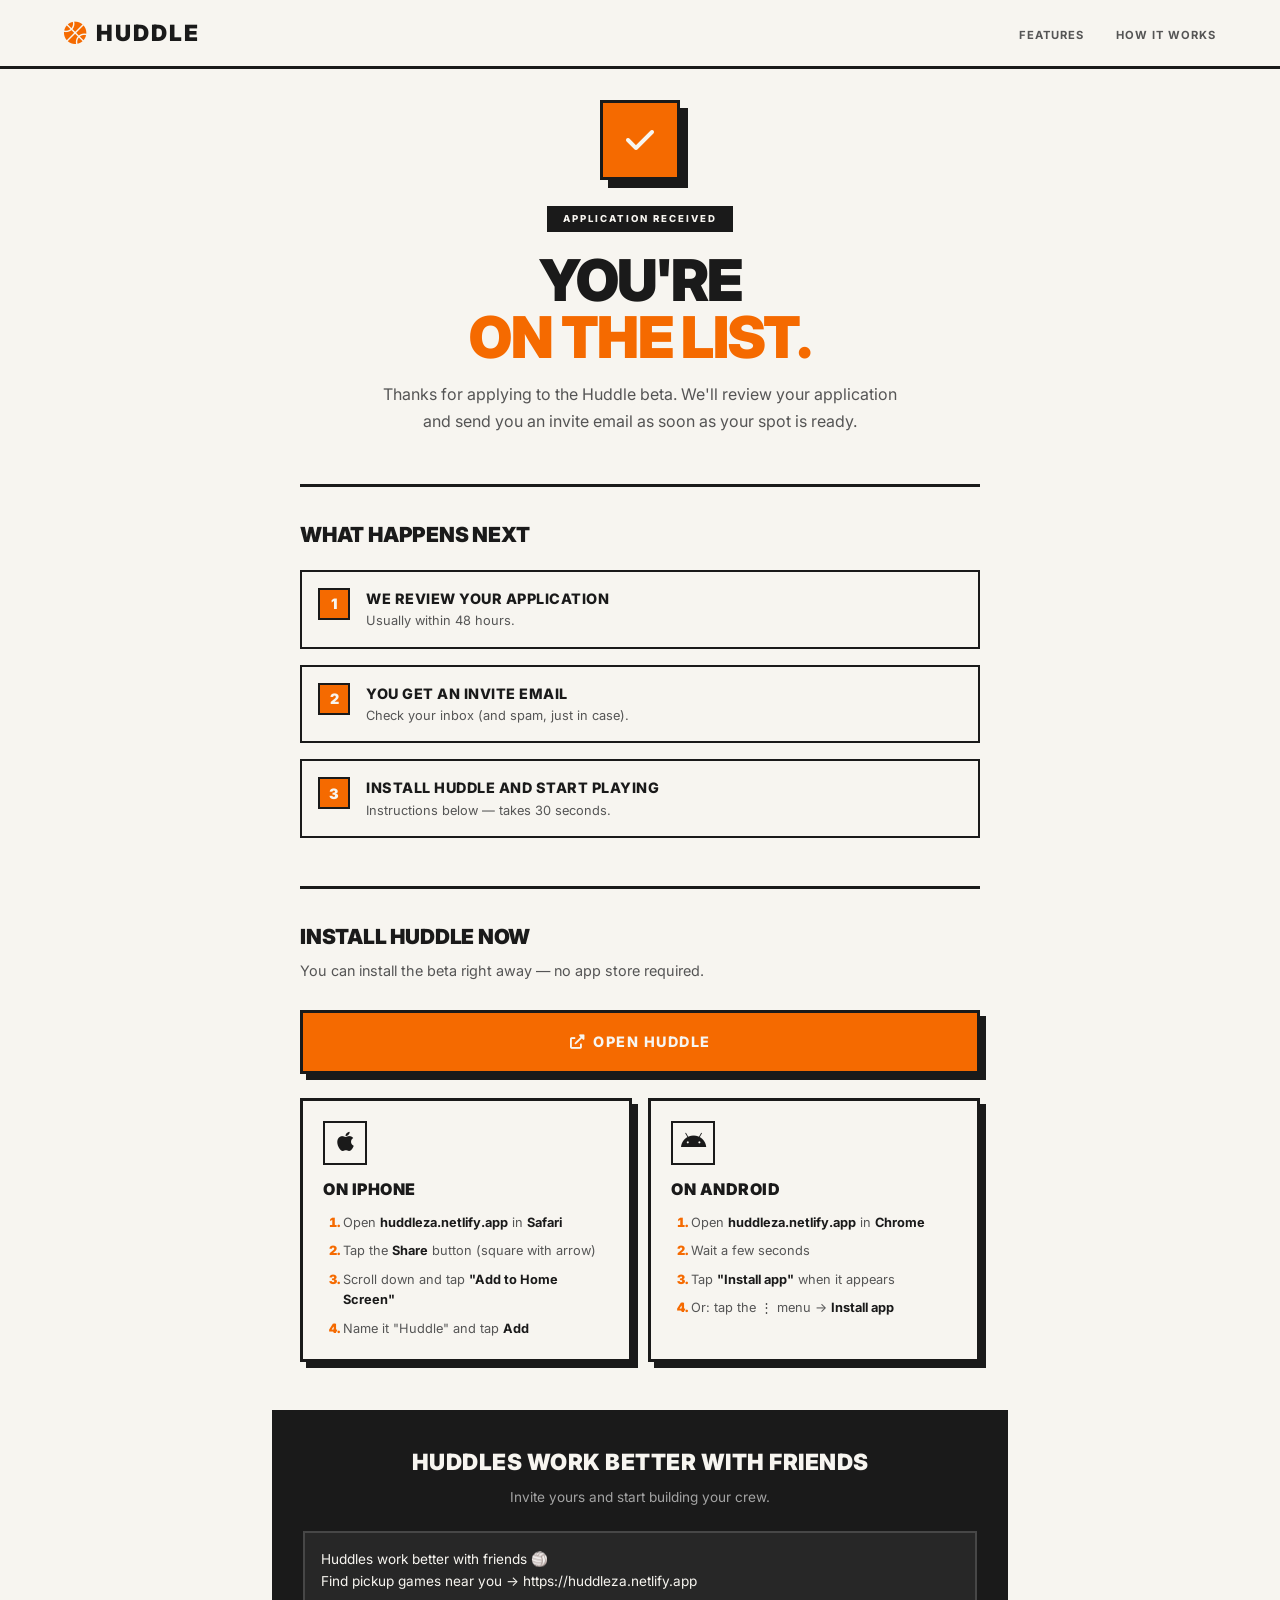
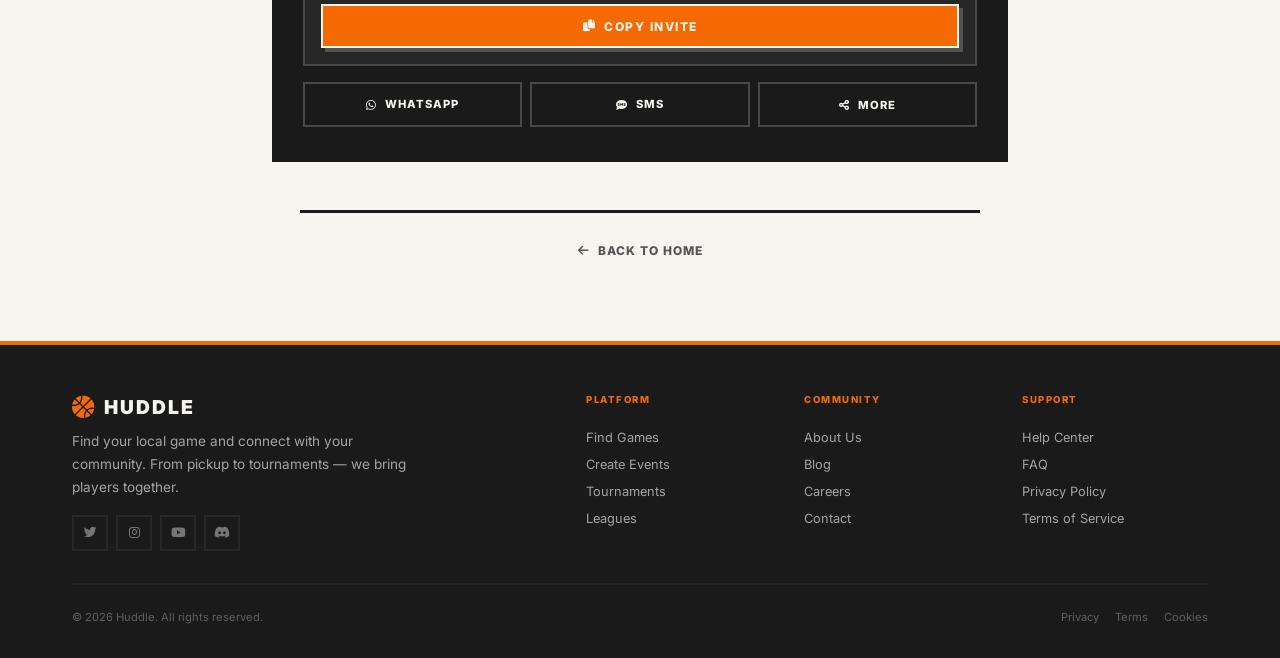
<file: pages/thank-you.html>
<!DOCTYPE html>
<html lang="en">

<head>
    <meta charset="UTF-8" />
    <meta name="viewport" content="width=device-width, initial-scale=1.0" />

    <title>You're In — Huddle Beta</title>
    <meta name="description" content="Thanks for joining the Huddle beta. Install the app and invite your friends." />
    <meta name="robots" content="noindex, follow" />

    <!-- Favicon -->
    <link rel="icon" href="/assets/icons/favicon.ico" sizes="any" />
    <link rel="icon" href="/assets/icons/favicon.svg" type="image/svg+xml" />
    <link rel="apple-touch-icon" href="/assets/icons/apple-touch-icon.png" />

    <!-- Fonts -->
    <link rel="preconnect" href="https://fonts.googleapis.com" />
    <link rel="preconnect" href="https://fonts.gstatic.com" crossorigin />
    <link
        href="https://fonts.googleapis.com/css2?family=Inter:opsz,wght@14..32,300;14..32,400;14..32,500;14..32,600;14..32,700;14..32,800;14..32,900&display=swap"
        rel="stylesheet" />

    <!-- Font Awesome -->
    <link rel="stylesheet" href="https://cdnjs.cloudflare.com/ajax/libs/font-awesome/6.0.0-beta3/css/all.min.css" />

    <!-- Styles -->
    <link rel="stylesheet" href="/css/style.css" />
    <link rel="stylesheet" href="/css/beta.css" />
</head>

<body>

    <!-- ========================================
    NAVIGATION
    ======================================== -->
    <nav id="navbar">
        <div class="nav-wrapper">
            <a href="/index.html" class="logo">
                <i class="fas fa-basketball-ball"></i> HUDDLE
            </a>
            <ul class="nav-links">
                <li><a href="/index.html#features">Features</a></li>
                <li><a href="/index.html#how-it-works">How It Works</a></li>
            </ul>
            <button class="mobile-menu" id="menuToggle">
                <i class="fas fa-bars"></i>
            </button>
        </div>
    </nav>

    <div class="mobile-overlay" id="mobileOverlay"></div>
    <div class="mobile-panel" id="mobilePanel">
        <button class="close-btn" id="closeMenu"><i class="fas fa-times"></i></button>
        <a href="/index.html#features">Features</a>
        <a href="/index.html#how-it-works">How It Works</a>
    </div>

    <!-- ========================================
    THANK YOU PAGE
    ======================================== -->
    <main class="thanks-wrapper">
        <div class="thanks-container">

            <!-- Success Hero -->
            <div class="thanks-hero">
                <div class="thanks-check">
                    <i class="fas fa-check"></i>
                </div>
                <div class="thanks-label">APPLICATION RECEIVED</div>
                <h1>You're<br /><span class="highlight">on the list.</span></h1>
                <p>
                    Thanks for applying to the Huddle beta. We'll review your application
                    and send you an invite email as soon as your spot is ready.
                </p>
            </div>

            <!-- What's Next -->
            <div class="thanks-section">
                <h2>What happens next</h2>
                <div class="thanks-steps">
                    <div class="thanks-step">
                        <div class="step-num">1</div>
                        <div class="step-text">
                            <strong>We review your application</strong>
                            <span>Usually within 48 hours.</span>
                        </div>
                    </div>
                    <div class="thanks-step">
                        <div class="step-num">2</div>
                        <div class="step-text">
                            <strong>You get an invite email</strong>
                            <span>Check your inbox (and spam, just in case).</span>
                        </div>
                    </div>
                    <div class="thanks-step">
                        <div class="step-num">3</div>
                        <div class="step-text">
                            <strong>Install Huddle and start playing</strong>
                            <span>Instructions below — takes 30 seconds.</span>
                        </div>
                    </div>
                </div>
            </div>

            <!-- Install -->
            <div class="thanks-section">
                <h2>Install Huddle now</h2>
                <p class="thanks-sub">
                    You can install the beta right away — no app store required.
                </p>

                <a href="https://huddleza.netlify.app" class="btn btn-primary btn-open-app" target="_blank" rel="noopener">
                    <i class="fas fa-external-link-alt"></i> Open Huddle
                </a>

                <div class="install-grid">

                    <!-- iOS -->
                    <div class="install-card">
                        <div class="install-icon">
                            <i class="fab fa-apple"></i>
                        </div>
                        <h3>On iPhone</h3>
                        <ol>
                            <li>Open <strong>huddleza.netlify.app</strong> in <strong>Safari</strong></li>
                            <li>Tap the <strong>Share</strong> button (square with arrow)</li>
                            <li>Scroll down and tap <strong>"Add to Home Screen"</strong></li>
                            <li>Name it "Huddle" and tap <strong>Add</strong></li>
                        </ol>
                    </div>

                    <!-- Android -->
                    <div class="install-card">
                        <div class="install-icon">
                            <i class="fab fa-android"></i>
                        </div>
                        <h3>On Android</h3>
                        <ol>
                            <li>Open <strong>huddleza.netlify.app</strong> in <strong>Chrome</strong></li>
                            <li>Wait a few seconds</li>
                            <li>Tap <strong>"Install app"</strong> when it appears</li>
                            <li>Or: tap the ⋮ menu → <strong>Install app</strong></li>
                        </ol>
                    </div>

                </div>
            </div>

            <!-- Invite -->
            <div class="thanks-section thanks-invite">
                <div class="invite-slogan">
                    <h2>Huddles work better with friends</h2>
                    <p>Invite yours and start building your crew.</p>
                </div>

                <div class="invite-copy-box">
                    <div class="invite-message" id="inviteMessage">Huddles work better with friends 🏐
Find pickup games near you → https://huddleza.netlify.app</div>

                    <button class="btn btn-copy" id="copyBtn" type="button">
                        <i class="fas fa-copy"></i>
                        <span id="copyBtnLabel">Copy Invite</span>
                    </button>
                </div>

                <div class="invite-share">
                    <a
                        href="https://wa.me/?text=Huddles%20work%20better%20with%20friends%20%F0%9F%8F%90%0AFind%20pickup%20games%20near%20you%20%E2%86%92%20https%3A%2F%2Fhuddleza.netlify.app"
                        target="_blank"
                        rel="noopener"
                        class="share-btn share-whatsapp"
                    >
                        <i class="fab fa-whatsapp"></i> WhatsApp
                    </a>
                    <a
                        href="sms:?&body=Huddles%20work%20better%20with%20friends%20%F0%9F%8F%90%0AFind%20pickup%20games%20near%20you%20%E2%86%92%20https%3A%2F%2Fhuddleza.netlify.app"
                        class="share-btn share-sms"
                    >
                        <i class="fas fa-comment-sms"></i> SMS
                    </a>
                    <button
                        class="share-btn share-native"
                        id="nativeShareBtn"
                        type="button"
                        hidden
                    >
                        <i class="fas fa-share-alt"></i> More
                    </button>
                </div>
            </div>

            <!-- Back -->
            <div class="beta-back">
                <a href="/index.html">
                    <i class="fas fa-arrow-left"></i> Back to home
                </a>
            </div>

        </div>
    </main>

    <!-- ========================================
    FOOTER
    ======================================== -->
    <footer class="footer">
        <div class="container">
            <div class="footer-top">
                <div class="footer-brand">
                    <a href="/index.html" class="logo">
                        <i class="fas fa-basketball-ball"></i> HUDDLE
                    </a>
                    <p>Find your local game and connect with your community. From pickup to tournaments — we bring
                        players together.</p>
                    <div class="footer-social">
                        <a href="#"><i class="fab fa-twitter"></i></a>
                        <a href="https://www.instagram.com/buildinglynx/"><i class="fab fa-instagram"></i></a>
                        <a href="https://www.youtube.com/@filmedbyluvo"><i class="fab fa-youtube"></i></a>
                        <a href="#"><i class="fab fa-discord"></i></a>
                    </div>
                </div>

                <div class="footer-links">
                    <div>
                        <h4>Platform</h4>
                        <a href="/index.html#features">Find Games</a>
                        <a href="/index.html#features">Create Events</a>
                        <a href="#">Tournaments</a>
                        <a href="#">Leagues</a>
                    </div>
                    <div>
                        <h4>Community</h4>
                        <a href="#">About Us</a>
                        <a href="#">Blog</a>
                        <a href="#">Careers</a>
                        <a href="#">Contact</a>
                    </div>
                    <div>
                        <h4>Support</h4>
                        <a href="/pages/help.html">Help Center</a>
                        <a href="/pages/faq.html">FAQ</a>
                        <a href="/pages/privacy.html">Privacy Policy</a>
                        <a href="/pages/terms.html">Terms of Service</a>
                    </div>
                </div>
            </div>

            <div class="footer-bottom">
                <span>&copy; 2026 Huddle. All rights reserved.</span>
                <div class="footer-bottom-links">
                    <a href="/pages/privacy.html">Privacy</a>
                    <a href="/pages/terms.html">Terms</a>
                    <a href="/pages/cookies.html">Cookies</a>
                </div>
            </div>
        </div>
    </footer>

    <!-- ========================================
    SCRIPTS
    ======================================== -->
    <script>
        // Navbar scroll
        const navbar = document.getElementById('navbar');
        window.addEventListener('scroll', () => {
            navbar.classList.toggle('scrolled', window.scrollY > 50);
        });

        // Mobile menu
        const toggle = document.getElementById('menuToggle');
        const closeBtn = document.getElementById('closeMenu');
        const panel = document.getElementById('mobilePanel');
        const overlay = document.getElementById('mobileOverlay');

        function openMenu() {
            panel.classList.add('active');
            overlay.classList.add('active');
            document.body.style.overflow = 'hidden';
        }
        function closeMenu() {
            panel.classList.remove('active');
            overlay.classList.remove('active');
            document.body.style.overflow = '';
        }

        toggle.addEventListener('click', openMenu);
        closeBtn.addEventListener('click', closeMenu);
        overlay.addEventListener('click', closeMenu);
        document.querySelectorAll('.mobile-panel a').forEach(a => a.addEventListener('click', closeMenu));

        // ========================================
        // COPY INVITE BUTTON
        // ========================================
        const INVITE_TEXT = `Huddles work better with friends 🏐\nFind pickup games near you → https://huddleza.netlify.app`;

        const copyBtn = document.getElementById('copyBtn');
        const copyBtnLabel = document.getElementById('copyBtnLabel');

        copyBtn.addEventListener('click', async () => {
            try {
                await navigator.clipboard.writeText(INVITE_TEXT);
                copyBtnLabel.textContent = 'Copied!';
                copyBtn.classList.add('copied');
                setTimeout(() => {
                    copyBtnLabel.textContent = 'Copy Invite';
                    copyBtn.classList.remove('copied');
                }, 2200);
            } catch (err) {
                // Fallback for older browsers
                const ta = document.createElement('textarea');
                ta.value = INVITE_TEXT;
                ta.style.position = 'fixed';
                ta.style.left = '-9999px';
                document.body.appendChild(ta);
                ta.select();
                try {
                    document.execCommand('copy');
                    copyBtnLabel.textContent = 'Copied!';
                    setTimeout(() => copyBtnLabel.textContent = 'Copy Invite', 2200);
                } catch (e) {
                    copyBtnLabel.textContent = 'Copy failed';
                    setTimeout(() => copyBtnLabel.textContent = 'Copy Invite', 2200);
                }
                document.body.removeChild(ta);
            }
        });

        // ========================================
        // NATIVE SHARE (if supported)
        // ========================================
        const nativeShareBtn = document.getElementById('nativeShareBtn');
        if (navigator.share) {
            nativeShareBtn.hidden = false;
            nativeShareBtn.addEventListener('click', async () => {
                try {
                    await navigator.share({
                        title: 'Huddle',
                        text: 'Huddles work better with friends 🏐',
                        url: 'https://huddleza.netlify.app',
                    });
                } catch (err) {
                    // User cancelled — no-op
                }
            });
        }
    </script>

</body>

</html>
</file>
<file: css/style.css>
/* ========================================
   ROOT — Haikyū × Nike × Manga Palette
   ======================================== */
:root {
    /* Haikyū Orange */
    --orange: #F56A00;
    --orange-dark: #D95C00;
    --orange-light: #FFF0E8;
    --orange-glow: rgba(245, 106, 0, 0.15);

    /* Manga Monochrome */
    --black: #1A1A1A;
    --black-soft: #2A2A2A;
    --gray-900: #3A3A3A;
    --gray-700: #555555;
    --gray-500: #888888;
    --gray-300: #BBBBBB;
    --gray-100: #F0F0F0;
    --white: #F7F5F0;          /* Manga paper */

    --font: 'Inter', -apple-system, BlinkMacSystemFont, sans-serif;
    --shadow: 0 4px 24px rgba(26, 26, 26, 0.08);
    --shadow-hover: 0 8px 32px rgba(26, 26, 26, 0.12);

    --space-xs: 4px;
    --space-sm: 8px;
    --space-md: 16px;
    --space-lg: 24px;
    --space-xl: 32px;
    --space-2xl: 48px;
    --space-3xl: 64px;
    --space-4xl: 80px;

    --container-padding: 16px;
}

/* ========================================
   RESET
   ======================================== */
* {
    margin: 0;
    padding: 0;
    box-sizing: border-box;
}

html {
    scroll-behavior: smooth;
    -webkit-text-size-adjust: 100%;
}

body {
    font-family: var(--font);
    background: var(--white);
    color: var(--black);
    line-height: 1.5;
    -webkit-font-smoothing: antialiased;
    -moz-osx-font-smoothing: grayscale;
    overflow-x: hidden;
    width: 100%;
}

img {
    max-width: 100%;
    display: block;
    height: auto;
}

a {
    text-decoration: none;
    color: inherit;
}

ul {
    list-style: none;
}

/* ========================================
   CONTAINER
   ======================================== */
.container {
    width: 100%;
    max-width: 1200px;
    margin: 0 auto;
    padding: 0 var(--container-padding);
}

/* ========================================
   BUTTONS — Manga Style
   ======================================== */
.btn {
    display: inline-flex;
    align-items: center;
    justify-content: center;
    gap: var(--space-sm);
    padding: 14px 32px;
    border-radius: 0;
    font-family: var(--font);
    font-weight: 800;
    font-size: 0.75rem;
    letter-spacing: 1.5px;
    border: 3px solid var(--black);
    cursor: pointer;
    transition: all 0.2s ease;
    text-transform: uppercase;
    min-height: 48px;
    min-width: 44px;
    touch-action: manipulation;
    position: relative;
}

.btn-primary {
    background: var(--orange);
    color: var(--white);
    box-shadow: 6px 6px 0 var(--black);
}

.btn-primary:hover,
.btn-primary:focus-visible {
    background: var(--orange-dark);
    transform: translate(-2px, -2px);
    box-shadow: 8px 8px 0 var(--black);
}

.btn-primary:active {
    transform: translate(3px, 3px);
    box-shadow: 3px 3px 0 var(--black);
}

.btn-outline {
    background: transparent;
    color: var(--black);
    border: 3px solid var(--black);
    box-shadow: 4px 4px 0 var(--black);
}

.btn-outline:hover,
.btn-outline:focus-visible {
    background: var(--black);
    color: var(--white);
    transform: translate(-2px, -2px);
    box-shadow: 6px 6px 0 var(--black);
}

.btn-outline-light {
    background: transparent;
    color: var(--white);
    border: 3px solid rgba(255, 255, 255, 0.3);
    box-shadow: 4px 4px 0 rgba(255, 255, 255, 0.1);
}

.btn-outline-light:hover,
.btn-outline-light:focus-visible {
    background: var(--white);
    color: var(--black);
    border-color: var(--white);
    transform: translate(-2px, -2px);
}

.btn-small {
    padding: 8px 20px;
    font-size: 0.6rem;
    min-height: 36px;
    box-shadow: 4px 4px 0 var(--black);
}

.btn-small:hover {
    box-shadow: 6px 6px 0 var(--black);
}

/* ========================================
   NAVIGATION — Manga Style
   ======================================== */
nav {
    position: fixed;
    top: 0;
    left: 0;
    right: 0;
    z-index: 1000;
    padding: 12px 0;
    background: rgba(247, 245, 240, 0.95);
    backdrop-filter: blur(12px);
    -webkit-backdrop-filter: blur(12px);
    border-bottom: 3px solid var(--black);
    transition: all 0.3s ease;
}

nav.scrolled {
    padding: 8px 0;
    background: rgba(247, 245, 240, 0.98);
    box-shadow: 0 4px 20px rgba(0, 0, 0, 0.06);
}

.nav-wrapper {
    display: flex;
    justify-content: space-between;
    align-items: center;
    max-width: 1200px;
    margin: 0 auto;
    padding: 0 var(--container-padding);
}

.logo {
    font-size: 1.2rem;
    font-weight: 900;
    letter-spacing: 2px;
    display: flex;
    align-items: center;
    gap: var(--space-sm);
    color: var(--black);
    text-transform: uppercase;
}

.logo i {
    color: var(--orange);
    font-size: 1.2rem;
}

.nav-links {
    display: none;
    align-items: center;
    gap: var(--space-xl);
}

.nav-links a {
    font-size: 0.7rem;
    font-weight: 700;
    color: var(--gray-700);
    transition: color 0.2s ease;
    position: relative;
    text-transform: uppercase;
    letter-spacing: 1px;
}

.nav-links a:hover,
.nav-links a:focus-visible {
    color: var(--black);
}

.nav-links a::after {
    content: '';
    position: absolute;
    bottom: -4px;
    left: 0;
    width: 0;
    height: 3px;
    background: var(--orange);
    transition: width 0.25s ease;
}

.nav-links a:hover::after,
.nav-links a:focus-visible::after {
    width: 100%;
}

.mobile-menu {
    display: block;
    background: none;
    border: none;
    font-size: 1.4rem;
    cursor: pointer;
    color: var(--black);
    padding: var(--space-sm);
    min-height: 44px;
    min-width: 44px;
    touch-action: manipulation;
}

.mobile-overlay {
    display: block;
    position: fixed;
    inset: 0;
    background: rgba(0, 0, 0, 0.4);
    z-index: 999;
    opacity: 0;
    pointer-events: none;
    transition: opacity 0.3s ease;
}

.mobile-overlay.active {
    opacity: 1;
    pointer-events: all;
}

.mobile-panel {
    position: fixed;
    top: 0;
    right: -100%;
    width: 280px;
    max-width: 80vw;
    height: 100%;
    background: var(--white);
    z-index: 1001;
    padding: 80px var(--space-lg) var(--space-xl);
    transition: right 0.35s cubic-bezier(0.4, 0, 0.2, 1);
    box-shadow: -8px 0 40px rgba(0, 0, 0, 0.06);
    overflow-y: auto;
    -webkit-overflow-scrolling: touch;
    border-left: 3px solid var(--black);
}

.mobile-panel.active {
    right: 0;
}

.mobile-panel .close-btn {
    position: absolute;
    top: var(--space-md);
    right: var(--space-md);
    background: none;
    border: none;
    font-size: 1.4rem;
    cursor: pointer;
    color: var(--black);
    padding: var(--space-sm);
    min-height: 44px;
    min-width: 44px;
}

.mobile-panel a {
    display: block;
    padding: 14px 0;
    font-weight: 700;
    color: var(--gray-700);
    border-bottom: 2px solid var(--gray-100);
    text-transform: uppercase;
    font-size: 0.85rem;
    letter-spacing: 1px;
    transition: color 0.2s ease;
}

.mobile-panel a:hover,
.mobile-panel a:focus-visible {
    color: var(--orange);
}

/* ========================================
   HERO — Manga Style with Speed Lines
   ======================================== */
.hero {
    min-height: 100dvh;
    display: flex;
    align-items: center;
    padding: 80px 0 60px;
    position: relative;
    overflow: hidden;
    background: var(--white);
    border-bottom: 4px solid var(--black);
    transition: background-image 0.6s cubic-bezier(0.4, 0, 0.2, 1);
}

/* Background image with overlay */
.hero::before {
    content: '';
    position: absolute;
    inset: 0;
    background: linear-gradient(135deg,
            rgba(247, 245, 240, 0.70) 0%,
            rgba(247, 245, 240, 0.50) 40%,
            rgba(247, 245, 240, 0.30) 100%);
    z-index: 0;
    transition: all 0.6s ease;
}

/* Sport-specific backgrounds */
.hero[data-sport="basketball"] {
    background: url('/assets/images/basketball-hero.jpg') no-repeat center/cover;
}
.hero[data-sport="soccer"] {
    background: url('/assets/images/soccer-hero.jpg') no-repeat center/cover;
}
.hero[data-sport="volleyball"] {
    background: url('/assets/images/volleyball-hero.jpg') no-repeat center/cover;
}
.hero[data-sport="tennis"] {
    background: url('/assets/images/tennis-hero.jpg') no-repeat center/cover;
}

/* ========================================
   SPEED LINES — Bold Manga Action Lines
   ======================================== */
.speed-lines {
    position: absolute;
    inset: 0;
    z-index: 0;
    pointer-events: none;
    overflow: hidden;
}

.speed-line {
    position: absolute;
    height: 2px;
    background: rgba(26, 26, 26, 0.06);
    transform-origin: center;
}

.speed-line:nth-child(1) {
    top: 12%;
    left: -10%;
    width: 50%;
    transform: rotate(-8deg);
    height: 3px;
}

.speed-line:nth-child(2) {
    top: 25%;
    right: -10%;
    width: 35%;
    transform: rotate(12deg);
    height: 2px;
}

.speed-line:nth-child(3) {
    top: 50%;
    left: -5%;
    width: 40%;
    transform: rotate(-5deg);
    height: 4px;
}

.speed-line:nth-child(4) {
    bottom: 30%;
    right: -10%;
    width: 45%;
    transform: rotate(7deg);
    height: 2px;
}

.speed-line:nth-child(5) {
    bottom: 15%;
    left: -5%;
    width: 30%;
    transform: rotate(-10deg);
    height: 3px;
}

.speed-line:nth-child(6) {
    top: 70%;
    right: -5%;
    width: 25%;
    transform: rotate(15deg);
    height: 2px;
}

/* Bold accent speed lines (orange) */
.speed-line.accent {
    background: var(--orange);
    opacity: 0.15;
    height: 4px;
}

.speed-line.accent:nth-child(7) {
    top: 35%;
    left: -5%;
    width: 20%;
    transform: rotate(-15deg);
}

.speed-line.accent:nth-child(8) {
    bottom: 45%;
    right: -5%;
    width: 15%;
    transform: rotate(10deg);
}

/* ========================================
   HERO GRID
   ======================================== */
.hero-grid {
    display: grid;
    grid-template-columns: 1fr;
    gap: var(--space-2xl);
    align-items: center;
    position: relative;
    z-index: 1;
}

.hero-content {
    display: flex;
    flex-direction: column;
    gap: var(--space-md);
    align-items: center;
    text-align: center;
}

.hero-badge {
    display: inline-flex;
    align-items: center;
    gap: var(--space-sm);
    padding: 6px 16px 6px 12px;
    background: var(--white);
    font-size: 0.6rem;
    font-weight: 800;
    text-transform: uppercase;
    letter-spacing: 1.5px;
    color: var(--gray-700);
    width: fit-content;
    border: 2px solid var(--black);
    border-radius: 0;
}

.hero-badge .dot {
    width: 6px;
    height: 6px;
    border-radius: 0;
    background: var(--orange);
    animation: blink 1.8s ease-in-out infinite;
}

@keyframes blink {
    0%, 100% { opacity: 1; }
    50% { opacity: 0.2; }
}

.hero-title {
    font-size: clamp(2.2rem, 10vw, 5.5rem);
    font-weight: 900;
    line-height: 0.95;
    letter-spacing: -0.04em;
    text-transform: uppercase;
}

.hero-title .highlight {
    color: var(--orange);
    transition: color 0.4s ease;
    position: relative;
}

.hero-title .highlight::after {
    content: '';
    position: absolute;
    bottom: 4px;
    left: 0;
    right: 0;
    height: 4px;
    background: var(--orange);
    opacity: 0.3;
}

.hero-description {
    font-size: 1rem;
    color: var(--gray-900);
    max-width: 100%;
    line-height: 1.7;
    font-weight: 400;
}

.hero-actions {
    display: flex;
    flex-direction: column;
    gap: var(--space-sm);
    width: 100%;
    max-width: 320px;
    margin-top: var(--space-xs);
}

.hero-actions .btn {
    width: 100%;
    justify-content: center;
}

/* Hero Visual */
.hero-visual {
    display: flex;
    justify-content: center;
    align-items: center;
    position: relative;
    padding: var(--space-lg) 0;
}

.hero-visual .ring {
    position: absolute;
    border-radius: 0;
    border: 3px solid rgba(26, 26, 26, 0.06);
    z-index: 0;
    transition: all 0.6s ease;
}

.hero-visual .ring:nth-child(1) {
    width: 220px;
    height: 220px;
}

.hero-visual .ring:nth-child(2) {
    width: 170px;
    height: 170px;
    border-color: rgba(26, 26, 26, 0.04);
}

.hero-visual .ring:nth-child(3) {
    width: 120px;
    height: 120px;
    border-color: rgba(26, 26, 26, 0.03);
}

/* Sport-specific ring colors */
.hero[data-sport="soccer"] .ring {
    border-color: rgba(52, 211, 153, 0.15);
}
.hero[data-sport="volleyball"] .ring {
    border-color: rgba(251, 191, 36, 0.15);
}
.hero[data-sport="tennis"] .ring {
    border-color: rgba(74, 222, 128, 0.15);
}

.hero-visual .content {
    position: relative;
    z-index: 1;
    text-align: center;
}

.hero-visual .big-icon {
    display: block;
    margin-bottom: var(--space-sm);
    transition: all 0.6s ease;
}

.hero-visual .big-icon i {
    font-size: 3.5rem;
    color: var(--orange);
    opacity: 0.15;
    transition: all 0.6s ease;
}

.hero[data-sport="soccer"] .big-icon i {
    color: #34d399;
    opacity: 0.20;
}
.hero[data-sport="volleyball"] .big-icon i {
    color: #fbbf24;
    opacity: 0.20;
}
.hero[data-sport="tennis"] .big-icon i {
    color: #4ade80;
    opacity: 0.20;
}

.hero-visual .label {
    font-size: 1rem;
    font-weight: 800;
    text-transform: uppercase;
    letter-spacing: 2px;
    color: var(--black);
}

.hero-visual .sub-label {
    font-size: 0.75rem;
    color: var(--gray-500);
    font-weight: 400;
}

/* Pills — Manga Style */
.feature-pills {
    display: flex;
    gap: var(--space-sm);
    justify-content: center;
    margin-top: var(--space-md);
    flex-wrap: wrap;
}

.pill {
    padding: 8px 16px;
    border-radius: 0;
    background: var(--white);
    font-size: 0.6rem;
    font-weight: 700;
    text-transform: uppercase;
    letter-spacing: 0.8px;
    color: var(--gray-700);
    cursor: pointer;
    transition: all 0.3s ease;
    border: 2px solid var(--gray-300);
    user-select: none;
    touch-action: manipulation;
    min-height: 36px;
}

.pill:hover {
    transform: translateY(-2px);
    border-color: var(--black);
    box-shadow: 4px 4px 0 var(--black);
}

.pill:active {
    transform: scale(0.95);
}

.pill.active {
    background: var(--orange);
    color: var(--white);
    border-color: var(--black);
    box-shadow: 4px 4px 0 var(--black);
}

.hero[data-sport="soccer"] .pill.active {
    background: #34d399;
    border-color: var(--black);
    box-shadow: 4px 4px 0 var(--black);
}
.hero[data-sport="volleyball"] .pill.active {
    background: #fbbf24;
    border-color: var(--black);
    box-shadow: 4px 4px 0 var(--black);
}
.hero[data-sport="tennis"] .pill.active {
    background: #4ade80;
    border-color: var(--black);
    box-shadow: 4px 4px 0 var(--black);
}

/* ========================================
   FEATURES — Manga Cards
   ======================================== */
.features {
    padding: var(--space-3xl) 0;
    background: var(--gray-100);
    border-bottom: 4px solid var(--black);
}

.features-header {
    text-align: center;
    max-width: 600px;
    margin: 0 auto var(--space-2xl);
}

.section-label {
    font-size: 0.6rem;
    font-weight: 800;
    text-transform: uppercase;
    letter-spacing: 2px;
    color: var(--orange);
    margin-bottom: var(--space-sm);
}

.section-title {
    font-size: clamp(1.6rem, 5vw, 2.6rem);
    font-weight: 900;
    line-height: 1.05;
    text-transform: uppercase;
    letter-spacing: -0.02em;
}

.section-title .highlight {
    color: var(--orange);
    position: relative;
}

.section-sub {
    color: var(--gray-700);
    font-size: 0.95rem;
    margin-top: var(--space-sm);
    font-weight: 400;
}

.features-grid {
    display: grid;
    grid-template-columns: 1fr;
    gap: var(--space-md);
}

.feature-card {
    background: var(--white);
    padding: var(--space-lg) var(--space-md) var(--space-lg);
    transition: all 0.3s ease;
    border: 3px solid var(--black);
    border-radius: 0;
}

.feature-card:hover {
    border-color: var(--orange);
    transform: translateY(-4px);
    box-shadow: 8px 8px 0 var(--black);
}

.feature-card .icon {
    width: 44px;
    height: 44px;
    border-radius: 0;
    background: var(--gray-100);
    display: flex;
    align-items: center;
    justify-content: center;
    font-size: 1.1rem;
    color: var(--black);
    margin-bottom: var(--space-md);
    transition: all 0.3s ease;
    border: 2px solid var(--black);
}

.feature-card:hover .icon {
    background: var(--orange);
    color: var(--white);
    border-color: var(--orange);
}

.feature-card h3 {
    font-size: 0.95rem;
    font-weight: 800;
    margin-bottom: var(--space-xs);
    text-transform: uppercase;
    letter-spacing: 0.5px;
}

.feature-card p {
    color: var(--gray-700);
    font-size: 0.85rem;
    line-height: 1.7;
    font-weight: 400;
}

/* ========================================
   HOW IT WORKS — Manga Style
   ======================================== */
.how-it-works {
    padding: var(--space-3xl) 0;
    background: var(--white);
    border-bottom: 4px solid var(--black);
}

.steps-grid {
    display: grid;
    grid-template-columns: 1fr;
    gap: var(--space-2xl);
    margin-top: var(--space-xl);
}

.step {
    text-align: center;
}

.step .number {
    font-size: 3rem;
    font-weight: 900;
    color: var(--orange);
    opacity: 0.15;
    line-height: 1;
    margin-bottom: var(--space-xs);
    letter-spacing: -0.04em;
}

.step .icon-wrap {
    width: 56px;
    height: 56px;
    border-radius: 0;
    background: var(--gray-100);
    display: flex;
    align-items: center;
    justify-content: center;
    margin: 0 auto var(--space-md);
    font-size: 1.2rem;
    color: var(--black);
    transition: all 0.3s ease;
    border: 2px solid var(--black);
}

.step:hover .icon-wrap {
    background: var(--orange);
    color: var(--white);
    border-color: var(--orange);
}

.step h3 {
    font-size: 0.95rem;
    font-weight: 800;
    text-transform: uppercase;
    letter-spacing: 0.5px;
    margin-bottom: var(--space-xs);
}

.step p {
    color: var(--gray-700);
    font-size: 0.85rem;
    max-width: 100%;
    margin: 0 auto;
    line-height: 1.7;
    font-weight: 400;
}

/* ========================================
   WAITLIST — Manga Style
   ======================================== */
.waitlist {
    padding: var(--space-3xl) 0;
    background: var(--black);
    color: var(--white);
    border-bottom: 6px solid var(--orange);
}

.waitlist-wrapper {
    display: grid;
    grid-template-columns: 1fr;
    gap: var(--space-xl);
    align-items: center;
}

.waitlist-content {
    display: flex;
    flex-direction: column;
    gap: var(--space-md);
    text-align: center;
}

.waitlist-content .section-label {
    color: var(--orange);
}

.waitlist-content .section-title {
    color: var(--white);
}

.waitlist-content .section-title .highlight {
    color: var(--orange);
}

.waitlist-content .section-sub {
    color: rgba(255, 255, 255, 0.6);
    max-width: 100%;
}

.waitlist-perks {
    display: flex;
    flex-wrap: wrap;
    gap: var(--space-md);
    justify-content: center;
    margin-top: var(--space-xs);
}

.waitlist-perks .perk {
    display: flex;
    align-items: center;
    gap: var(--space-sm);
    font-size: 0.8rem;
    color: rgba(255, 255, 255, 0.7);
}

.waitlist-perks .perk i {
    color: var(--orange);
}

.waitlist-form {
    background: rgba(255, 255, 255, 0.04);
    padding: var(--space-lg);
    border: 3px solid rgba(255, 255, 255, 0.08);
    border-radius: 0;
}

.waitlist-form .form-title {
    font-size: 1.1rem;
    font-weight: 800;
    margin-bottom: var(--space-xs);
    text-transform: uppercase;
    letter-spacing: 0.5px;
}

.waitlist-form .form-sub {
    color: rgba(255, 255, 255, 0.5);
    font-size: 0.85rem;
    margin-bottom: var(--space-md);
}

.waitlist-form form {
    display: flex;
    flex-direction: column;
    gap: var(--space-md);
}

.waitlist-form input,
.waitlist-form select {
    padding: 14px 16px;
    background: rgba(255, 255, 255, 0.04);
    border: 2px solid rgba(255, 255, 255, 0.08);
    border-radius: 0;
    font-family: var(--font);
    font-size: 0.9rem;
    color: var(--white);
    transition: all 0.3s ease;
    outline: none;
    min-height: 48px;
    width: 100%;
    -webkit-appearance: none;
}

.waitlist-form input::placeholder {
    color: rgba(255, 255, 255, 0.3);
}

.waitlist-form input:focus,
.waitlist-form select:focus {
    border-color: var(--orange);
    background: rgba(255, 255, 255, 0.06);
}

.waitlist-form select {
    appearance: none;
    cursor: pointer;
    background-image: url("data:image/svg+xml,%3Csvg xmlns='http://www.w3.org/2000/svg' width='12' height='8' viewBox='0 0 12 8'%3E%3Cpath d='M1 1l5 5 5-5' stroke='%23888888' stroke-width='2' fill='none' stroke-linecap='round'/%3E%3C/svg%3E");
    background-repeat: no-repeat;
    background-position: right 16px center;
    padding-right: 44px;
}

.waitlist-form select option {
    background: var(--black);
    color: var(--white);
}

.waitlist-form .btn {
    width: 100%;
    justify-content: center;
    padding: 16px;
    margin-top: var(--space-xs);
    background: var(--orange);
    color: var(--white);
    text-transform: uppercase;
    font-weight: 800;
    min-height: 52px;
    border-color: var(--white);
}

.waitlist-form .btn:hover {
    background: var(--orange-dark);
    transform: translate(-2px, -2px);
    box-shadow: 6px 6px 0 var(--white);
}

.waitlist-form .footnote {
    font-size: 0.7rem;
    color: rgba(255, 255, 255, 0.3);
    text-align: center;
    margin-top: var(--space-sm);
}

.waitlist-form .footnote i {
    margin-right: var(--space-xs);
}

/* ========================================
   FOOTER — Manga Style with "To Be Continued..."
   ======================================== */
.footer {
    background: var(--black);
    padding: var(--space-2xl) 0 var(--space-xl);
    color: rgba(255, 255, 255, 0.6);
    position: relative;
    border-top: 4px solid var(--orange);
}

.footer-top {
    display: grid;
    grid-template-columns: 1fr;
    gap: var(--space-xl);
    padding-bottom: var(--space-xl);
    border-bottom: 2px solid rgba(255, 255, 255, 0.04);
}

.footer-brand .logo {
    color: var(--white);
    font-size: 1.2rem;
    margin-bottom: var(--space-sm);
}

.footer-brand .logo i {
    color: var(--orange);
}

.footer-brand p {
    font-size: 0.85rem;
    max-width: 100%;
    line-height: 1.7;
}

.footer-social {
    display: flex;
    gap: var(--space-sm);
    margin-top: var(--space-md);
}

.footer-social a {
    width: 36px;
    height: 36px;
    border-radius: 0;
    border: 2px solid rgba(255, 255, 255, 0.06);
    display: flex;
    align-items: center;
    justify-content: center;
    color: rgba(255, 255, 255, 0.4);
    transition: all 0.25s ease;
    font-size: 0.8rem;
}

.footer-social a:hover,
.footer-social a:focus-visible {
    border-color: var(--orange);
    color: var(--orange);
}

.footer-links {
    display: grid;
    grid-template-columns: 1fr 1fr;
    gap: var(--space-lg);
}

.footer-links h4 {
    font-size: 0.6rem;
    font-weight: 800;
    text-transform: uppercase;
    letter-spacing: 1.5px;
    color: var(--orange);
    margin-bottom: var(--space-md);
}

.footer-links a {
    display: block;
    padding: 4px 0;
    font-size: 0.8rem;
    transition: color 0.2s ease;
}

.footer-links a:hover,
.footer-links a:focus-visible {
    color: var(--white);
}

.footer-bottom {
    display: flex;
    flex-direction: column;
    gap: var(--space-sm);
    align-items: center;
    padding-top: var(--space-lg);
    font-size: 0.7rem;
    color: rgba(255, 255, 255, 0.3);
    text-align: center;
}

.footer-bottom-links {
    display: flex;
    flex-wrap: wrap;
    gap: var(--space-md);
    justify-content: center;
}

.footer-bottom-links a {
    transition: color 0.2s ease;
}

.footer-bottom-links a:hover,
.footer-bottom-links a:focus-visible {
    color: var(--white);
}

/* ========================================
   TO BE CONTINUED — Manga Footer Element
   ======================================== */
.manga-continued {
    margin-top: var(--space-2xl);
    padding-top: var(--space-lg);
    border-top: 3px solid var(--orange);
    text-align: center;
    font-family: var(--font);
    font-weight: 900;
    font-size: clamp(1.2rem, 3vw, 2rem);
    text-transform: uppercase;
    letter-spacing: 4px;
    color: var(--orange);
    position: relative;
    opacity: 0.8;
}

.manga-continued::before {
    content: '◆ ◆ ◆';
    display: block;
    font-size: 0.6rem;
    letter-spacing: 8px;
    color: rgba(255, 255, 255, 0.15);
    margin-bottom: var(--space-sm);
}

.manga-continued span {
    display: inline-block;
    animation: pulseText 2s ease-in-out infinite;
}

@keyframes pulseText {
    0%, 100% { opacity: 0.6; }
    50% { opacity: 1; }
}

/* ========================================
   RESPONSIVE — TABLET (768px)
   ======================================== */
@media (min-width: 768px) {
    :root {
        --container-padding: 24px;
    }

    nav {
        padding: 16px 0;
    }

    nav.scrolled {
        padding: 10px 0;
    }

    .logo {
        font-size: 1.4rem;
    }

    .logo i {
        font-size: 1.4rem;
    }

    .mobile-menu {
        display: none;
    }

    .nav-links {
        display: flex;
    }

    .mobile-overlay {
        display: none !important;
    }

    .mobile-panel {
        display: none !important;
    }

    .hero {
        padding: 100px 0 80px;
        min-height: 100vh;
    }

    .hero-grid {
        grid-template-columns: 1fr 1fr;
        gap: var(--space-2xl);
    }

    .hero-content {
        align-items: flex-start;
        text-align: left;
    }

    .hero-description {
        max-width: 440px;
    }

    .hero-actions {
        flex-direction: row;
        width: auto;
        max-width: 100%;
    }

    .hero-actions .btn {
        width: auto;
    }

    .hero-title {
        font-size: clamp(3rem, 8vw, 5.5rem);
    }

    .hero-visual .ring:nth-child(1) {
        width: 300px;
        height: 300px;
    }
    .hero-visual .ring:nth-child(2) {
        width: 240px;
        height: 240px;
    }
    .hero-visual .ring:nth-child(3) {
        width: 180px;
        height: 180px;
    }

    .hero-visual .big-icon i {
        font-size: 5rem;
    }

    .hero-visual .label {
        font-size: 1.1rem;
    }

    .feature-pills {
        gap: var(--space-sm);
    }

    .pill {
        padding: 8px 18px;
        font-size: 0.65rem;
    }

    .features-grid {
        grid-template-columns: 1fr 1fr;
        gap: var(--space-lg);
    }

    .steps-grid {
        grid-template-columns: repeat(3, 1fr);
        gap: var(--space-lg);
    }

    .step p {
        max-width: 280px;
    }

    .waitlist-wrapper {
        grid-template-columns: 1fr 1fr;
        gap: var(--space-2xl);
        align-items: center;
    }

    .waitlist-content {
        text-align: left;
    }

    .waitlist-content .section-sub {
        max-width: 420px;
    }

    .waitlist-perks {
        justify-content: flex-start;
    }

    .waitlist-form {
        padding: var(--space-xl);
    }

    .waitlist-form .btn {
        min-height: 48px;
    }

    .footer-top {
        grid-template-columns: 1.5fr 2fr;
        gap: var(--space-2xl);
    }

    .footer-brand p {
        max-width: 340px;
    }

    .footer-links {
        grid-template-columns: repeat(3, 1fr);
        gap: var(--space-xl);
    }

    .footer-bottom {
        flex-direction: row;
        justify-content: space-between;
        text-align: left;
    }

    .manga-continued {
        font-size: clamp(1.4rem, 2.5vw, 1.8rem);
    }
}

/* ========================================
   RESPONSIVE — DESKTOP (1024px)
   ======================================== */
@media (min-width: 1024px) {
    .hero-visual .ring:nth-child(1) {
        width: 420px;
        height: 420px;
    }
    .hero-visual .ring:nth-child(2) {
        width: 340px;
        height: 340px;
    }
    .hero-visual .ring:nth-child(3) {
        width: 260px;
        height: 260px;
    }

    .hero-visual .big-icon i {
        font-size: 8rem;
    }

    .hero-visual .label {
        font-size: 1.2rem;
    }

    .hero-visual .sub-label {
        font-size: 0.85rem;
    }

    .features-grid {
        grid-template-columns: repeat(2, 1fr);
        gap: var(--space-xl);
    }

    .feature-card {
        padding: var(--space-xl) var(--space-lg) var(--space-xl);
    }
}

/* ========================================
   RESPONSIVE — LARGE DESKTOP (1200px+)
   ======================================== */
@media (min-width: 1200px) {
    .container {
        padding: 0 32px;
    }

    .hero-grid {
        gap: 80px;
    }

    .hero-title {
        font-size: clamp(4rem, 8vw, 5.5rem);
    }

    .features-grid {
        gap: var(--space-xl);
    }
}

/* ========================================
   TOUCH DEVICE OPTIMIZATIONS
   ======================================== */
@media (hover: none) {
    .btn:hover,
    .feature-card:hover,
    .step:hover .icon-wrap,
    .pill:hover,
    .footer-social a:hover {
        transform: none;
    }

    .btn:active {
        transform: scale(0.97);
    }

    .pill:active {
        transform: scale(0.95);
    }

    .feature-card:active {
        transform: scale(0.99);
    }
}

/* ========================================
   REDUCED MOTION
   ======================================== */
@media (prefers-reduced-motion: reduce) {
    *,
    *::before,
    *::after {
        animation-duration: 0.01ms !important;
        animation-iteration-count: 1 !important;
        transition-duration: 0.01ms !important;
    }

    html {
        scroll-behavior: auto;
    }
}

/* ========================================
   PRINT STYLES
   ======================================== */
@media print {
    nav,
    .hero::before,
    .hero-visual .ring,
    .feature-pills,
    .footer-social,
    .speed-lines {
        display: none !important;
    }

    .hero {
        min-height: auto;
        padding: 40px 0;
        background: white !important;
    }

    .hero-content {
        text-align: center;
        align-items: center;
    }

    .hero-title .highlight {
        color: var(--orange) !important;
        -webkit-text-fill-color: var(--orange) !important;
    }

    .btn {
        border: 1px solid #000;
        background: transparent !important;
        color: #000 !important;
        box-shadow: none !important;
    }

    .waitlist-form .btn {
        background: transparent !important;
        color: #000 !important;
        border: 1px solid #000;
    }

    .feature-card {
        break-inside: avoid;
        border: 1px solid #ddd;
    }

    .waitlist {
        background: white !important;
        color: #000 !important;
    }

    .waitlist-form {
        border: 1px solid #ddd;
        background: transparent !important;
    }

    .waitlist-form input,
    .waitlist-form select {
        border: 1px solid #ddd;
        background: transparent !important;
        color: #000 !important;
    }

    .footer {
        background: white !important;
        color: #666 !important;
        border-top: 1px solid #ddd;
    }

    .footer-brand .logo {
        color: #000 !important;
    }

    .footer-links a {
        color: #666 !important;
    }

    .manga-continued {
        display: none !important;
    }
}
</file>
<file: css/beta.css>
/* ========================================
   BETA + THANK YOU PAGES
   Manga Style — Haikyū × Nike × Manga
   ======================================== */

/* ========================================
   COMMON WRAPPER
   ======================================== */
.beta-wrapper,
.thanks-wrapper {
    padding: 100px 0 80px;
    background: var(--white);
    min-height: 100vh;
}

.beta-container,
.thanks-container {
    max-width: 720px;
    margin: 0 auto;
    padding: 0 20px;
}

.beta-back {
    text-align: center;
    margin-top: 40px;
    padding-top: 24px;
    border-top: 3px solid var(--black);
}

.beta-back a {
    display: inline-flex;
    align-items: center;
    gap: 8px;
    color: var(--gray-700);
    font-weight: 800;
    font-size: 0.75rem;
    text-transform: uppercase;
    letter-spacing: 1px;
    transition: color 0.2s ease;
}

.beta-back a:hover {
    color: var(--orange);
    gap: 12px;
}

/* ========================================
   HERO — Beta
   ======================================== */
.beta-hero {
    text-align: center;
    margin-bottom: 40px;
}

.beta-badge {
    display: inline-flex;
    align-items: center;
    gap: 8px;
    padding: 6px 16px;
    border: 2px solid var(--black);
    background: var(--white);
    font-size: 0.6rem;
    font-weight: 800;
    text-transform: uppercase;
    letter-spacing: 1.5px;
    color: var(--gray-700);
    margin-bottom: 20px;
}

.beta-badge .dot {
    width: 6px;
    height: 6px;
    background: var(--orange);
    animation: betaBlink 1.8s ease-in-out infinite;
}

@keyframes betaBlink {
    0%, 100% { opacity: 1; }
    50% { opacity: 0.2; }
}

.beta-hero h1 {
    font-size: clamp(2.2rem, 6vw, 3.6rem);
    font-weight: 900;
    line-height: 0.98;
    letter-spacing: -0.03em;
    text-transform: uppercase;
    color: var(--black);
    margin-bottom: 16px;
}

.beta-hero .highlight {
    color: var(--orange);
}

.beta-hero p {
    font-size: 1rem;
    color: var(--gray-700);
    line-height: 1.7;
    max-width: 520px;
    margin: 0 auto;
}

/* ========================================
   BENEFITS BAR
   ======================================== */
.beta-benefits {
    display: flex;
    flex-wrap: wrap;
    gap: 12px;
    justify-content: center;
    margin-bottom: 32px;
}

.beta-benefit {
    display: flex;
    align-items: center;
    gap: 8px;
    padding: 8px 16px;
    border: 2px solid var(--black);
    background: var(--white);
    font-size: 0.7rem;
    font-weight: 700;
    text-transform: uppercase;
    letter-spacing: 1px;
    color: var(--black);
}

.beta-benefit i {
    color: var(--orange);
}

/* ========================================
   FORM CARD
   ======================================== */
.beta-card {
    background: var(--white);
    border: 3px solid var(--black);
    padding: 32px 28px;
    box-shadow: 10px 10px 0 var(--black);
    margin-bottom: 40px;
}

.beta-card-header {
    margin-bottom: 28px;
    padding-bottom: 20px;
    border-bottom: 3px solid var(--black);
}

.beta-card-header h2 {
    font-size: 1.4rem;
    font-weight: 900;
    text-transform: uppercase;
    letter-spacing: -0.01em;
    color: var(--black);
    margin-bottom: 6px;
}

.beta-card-header p {
    font-size: 0.85rem;
    color: var(--gray-700);
}

/* ========================================
   FORM FIELDS
   ======================================== */
.form-field {
    margin-bottom: 20px;
}

.form-field label {
    display: block;
    font-size: 0.65rem;
    font-weight: 800;
    text-transform: uppercase;
    letter-spacing: 1.5px;
    color: var(--gray-700);
    margin-bottom: 8px;
}

.form-field .required {
    color: var(--orange);
}

.form-field input[type="text"],
.form-field input[type="email"],
.form-field textarea {
    width: 100%;
    padding: 14px 16px;
    border: 2px solid var(--black);
    background: var(--white);
    font-family: var(--font);
    font-size: 0.95rem;
    color: var(--black);
    transition: all 0.2s ease;
    outline: none;
    border-radius: 0;
    -webkit-appearance: none;
}

.form-field textarea {
    resize: vertical;
    min-height: 90px;
    font-size: 0.9rem;
    line-height: 1.6;
}

.form-field input:focus,
.form-field textarea:focus {
    border-color: var(--orange);
    box-shadow: 4px 4px 0 var(--black);
    transform: translate(-2px, -2px);
}

.form-field input::placeholder,
.form-field textarea::placeholder {
    color: var(--gray-500);
}

/* Select */
.select-wrap {
    position: relative;
}

.select-wrap select {
    width: 100%;
    padding: 14px 40px 14px 16px;
    border: 2px solid var(--black);
    background: var(--white);
    font-family: var(--font);
    font-size: 0.95rem;
    font-weight: 500;
    color: var(--black);
    cursor: pointer;
    transition: all 0.2s ease;
    outline: none;
    border-radius: 0;
    -webkit-appearance: none;
    appearance: none;
}

.select-wrap select:focus {
    border-color: var(--orange);
    box-shadow: 4px 4px 0 var(--black);
    transform: translate(-2px, -2px);
}

.select-wrap i {
    position: absolute;
    right: 16px;
    top: 50%;
    transform: translateY(-50%);
    color: var(--gray-700);
    pointer-events: none;
    font-size: 0.8rem;
}

/* Radio Group */
.radio-group {
    display: grid;
    grid-template-columns: repeat(3, 1fr);
    gap: 8px;
}

.radio-option {
    display: flex;
    align-items: center;
    gap: 8px;
    padding: 12px 14px;
    border: 2px solid var(--gray-300);
    background: var(--white);
    cursor: pointer;
    transition: all 0.2s ease;
    font-size: 0.75rem;
    font-weight: 700;
    text-transform: uppercase;
    letter-spacing: 0.5px;
}

.radio-option:hover {
    border-color: var(--black);
}

.radio-option input {
    position: absolute;
    opacity: 0;
    pointer-events: none;
}

.radio-option .radio-box {
    width: 16px;
    height: 16px;
    border: 2px solid var(--black);
    background: var(--white);
    flex-shrink: 0;
    display: flex;
    align-items: center;
    justify-content: center;
    transition: all 0.2s ease;
}

.radio-option input:checked ~ .radio-box {
    background: var(--orange);
    border-color: var(--black);
}

.radio-option input:checked ~ .radio-box::after {
    content: '';
    width: 6px;
    height: 6px;
    background: var(--white);
    border: 1px solid var(--black);
}

.radio-option input:checked ~ .radio-label {
    color: var(--black);
}

.radio-option:has(input:checked) {
    border-color: var(--orange);
    background: var(--orange-light);
}

.radio-label {
    display: flex;
    align-items: center;
    gap: 6px;
    color: var(--gray-700);
}

.radio-label i {
    font-size: 0.9rem;
}

/* Checkbox */
.checkbox-option {
    display: flex;
    align-items: flex-start;
    gap: 12px;
    cursor: pointer;
    padding: 12px;
    border: 2px solid var(--gray-300);
    background: var(--white);
    transition: border-color 0.2s ease;
}

.checkbox-option:hover {
    border-color: var(--black);
}

.checkbox-option:has(input:checked) {
    border-color: var(--orange);
    background: var(--orange-light);
}

.checkbox-option input {
    position: absolute;
    opacity: 0;
    pointer-events: none;
}

.checkbox-option .checkbox-box {
    width: 18px;
    height: 18px;
    border: 2px solid var(--black);
    background: var(--white);
    flex-shrink: 0;
    display: flex;
    align-items: center;
    justify-content: center;
    transition: all 0.2s ease;
    margin-top: 1px;
}

.checkbox-option input:checked ~ .checkbox-box {
    background: var(--orange);
}

.checkbox-option input:checked ~ .checkbox-box::after {
    content: '✓';
    color: var(--white);
    font-size: 12px;
    font-weight: 900;
    line-height: 1;
}

.checkbox-label {
    font-size: 0.8rem;
    line-height: 1.6;
    color: var(--gray-700);
    font-weight: 500;
    text-transform: none;
    letter-spacing: 0;
}

.checkbox-label a {
    color: var(--orange);
    text-decoration: underline;
    font-weight: 700;
}

/* Hints & Errors */
.form-hint {
    display: block;
    font-size: 0.7rem;
    color: var(--gray-500);
    margin-top: 6px;
    text-transform: none;
    letter-spacing: 0;
    font-weight: 500;
}

.char-count {
    text-align: right;
}

.form-error {
    display: block;
    font-size: 0.7rem;
    color: #E84C3D;
    font-weight: 700;
    margin-top: 6px;
    min-height: 0;
    text-transform: none;
    letter-spacing: 0;
}

.form-field.has-error input,
.form-field.has-error select,
.form-field.has-error textarea {
    border-color: #E84C3D;
}

.form-field.has-error .checkbox-option,
.form-field.has-error .radio-option {
    border-color: #E84C3D;
}

/* Submit */
.btn-submit {
    width: 100%;
    justify-content: center;
    margin-top: 12px;
    padding: 16px;
    min-height: 56px;
    font-size: 0.8rem;
}

.btn-submit:disabled {
    opacity: 0.6;
    cursor: not-allowed;
}

.form-footnote {
    text-align: center;
    font-size: 0.7rem;
    color: var(--gray-500);
    margin-top: 16px;
    text-transform: uppercase;
    letter-spacing: 0.5px;
    font-weight: 600;
}

.form-footnote i {
    color: var(--orange);
    margin-right: 4px;
}

/* ========================================
   THANK YOU PAGE
   ======================================== */
.thanks-hero {
    text-align: center;
    margin-bottom: 48px;
}

.thanks-check {
    width: 80px;
    height: 80px;
    margin: 0 auto 24px;
    background: var(--orange);
    border: 3px solid var(--black);
    box-shadow: 8px 8px 0 var(--black);
    display: flex;
    align-items: center;
    justify-content: center;
    animation: checkPop 0.5s cubic-bezier(0.4, 0, 0.2, 1);
}

.thanks-check i {
    font-size: 2rem;
    color: var(--white);
    font-weight: 900;
}

@keyframes checkPop {
    0% { transform: scale(0.6); opacity: 0; }
    100% { transform: scale(1); opacity: 1; }
}

.thanks-label {
    display: inline-block;
    padding: 6px 16px;
    background: var(--black);
    color: var(--white);
    font-size: 0.6rem;
    font-weight: 800;
    text-transform: uppercase;
    letter-spacing: 2px;
    margin-bottom: 20px;
}

.thanks-hero h1 {
    font-size: clamp(2.2rem, 6vw, 3.6rem);
    font-weight: 900;
    line-height: 0.98;
    letter-spacing: -0.03em;
    text-transform: uppercase;
    color: var(--black);
    margin-bottom: 16px;
}

.thanks-hero .highlight {
    color: var(--orange);
}

.thanks-hero p {
    font-size: 1rem;
    color: var(--gray-700);
    line-height: 1.7;
    max-width: 520px;
    margin: 0 auto;
}

/* Sections */
.thanks-section {
    margin-bottom: 48px;
    padding-top: 32px;
    border-top: 3px solid var(--black);
}

.thanks-section:first-of-type {
    border-top: none;
    padding-top: 0;
}

.thanks-section h2 {
    font-size: 1.3rem;
    font-weight: 900;
    text-transform: uppercase;
    letter-spacing: -0.01em;
    color: var(--black);
    margin-bottom: 8px;
}

.thanks-sub {
    font-size: 0.9rem;
    color: var(--gray-700);
    margin-bottom: 20px;
}

/* Steps */
.thanks-steps {
    display: flex;
    flex-direction: column;
    gap: 16px;
    margin-top: 20px;
}

.thanks-step {
    display: flex;
    gap: 16px;
    align-items: flex-start;
    padding: 16px;
    border: 2px solid var(--black);
    background: var(--white);
}

.step-num {
    width: 32px;
    height: 32px;
    flex-shrink: 0;
    background: var(--orange);
    color: var(--white);
    border: 2px solid var(--black);
    display: flex;
    align-items: center;
    justify-content: center;
    font-weight: 900;
    font-size: 0.9rem;
}

.step-text {
    display: flex;
    flex-direction: column;
    gap: 2px;
}

.step-text strong {
    font-size: 0.9rem;
    font-weight: 800;
    color: var(--black);
    text-transform: uppercase;
    letter-spacing: 0.5px;
}

.step-text span {
    font-size: 0.8rem;
    color: var(--gray-700);
}

/* Open App Button */
.btn-open-app {
    width: 100%;
    justify-content: center;
    margin: 8px 0 24px;
    padding: 18px;
    min-height: 60px;
    font-size: 0.9rem;
}

/* Install Grid */
.install-grid {
    display: grid;
    grid-template-columns: 1fr 1fr;
    gap: 16px;
}

.install-card {
    padding: 20px;
    border: 3px solid var(--black);
    background: var(--white);
    box-shadow: 6px 6px 0 var(--black);
}

.install-icon {
    width: 44px;
    height: 44px;
    border: 2px solid var(--black);
    background: var(--white);
    display: flex;
    align-items: center;
    justify-content: center;
    font-size: 1.4rem;
    color: var(--black);
    margin-bottom: 12px;
}

.install-card h3 {
    font-size: 1rem;
    font-weight: 900;
    text-transform: uppercase;
    letter-spacing: 0.5px;
    margin-bottom: 12px;
    color: var(--black);
}

.install-card ol {
    margin: 0;
    padding-left: 20px;
    display: flex;
    flex-direction: column;
    gap: 8px;
}

.install-card ol li {
    font-size: 0.8rem;
    line-height: 1.6;
    color: var(--gray-700);
}

.install-card ol li strong {
    color: var(--black);
}

.install-card ol li::marker {
    color: var(--orange);
    font-weight: 900;
}

/* Invite */
.thanks-invite {
    background: var(--black);
    border: 3px solid var(--black);
    padding: 32px 28px;
    margin-left: -28px;
    margin-right: -28px;
    position: relative;
}

.thanks-invite .invite-slogan {
    text-align: center;
    margin-bottom: 24px;
}

.thanks-invite h2 {
    color: var(--white);
    font-size: 1.4rem;
    letter-spacing: 0.5px;
}

.thanks-invite p {
    color: rgba(255, 255, 255, 0.6);
    font-size: 0.85rem;
    margin-top: 4px;
}

.invite-copy-box {
    background: rgba(255, 255, 255, 0.06);
    border: 2px solid rgba(255, 255, 255, 0.15);
    padding: 16px;
    margin-bottom: 16px;
    position: relative;
}

.invite-message {
    font-size: 0.85rem;
    color: var(--white);
    line-height: 1.6;
    white-space: pre-wrap;
    word-break: break-word;
    padding-right: 8px;
    font-family: 'Inter', sans-serif;
    margin-bottom: 12px;
}

.btn-copy {
    width: 100%;
    justify-content: center;
    background: var(--orange);
    color: var(--white);
    border: 2px solid var(--white);
    box-shadow: 4px 4px 0 rgba(255, 255, 255, 0.2);
    padding: 12px;
    min-height: 44px;
    font-size: 0.75rem;
    transition: all 0.2s ease;
}

.btn-copy:hover {
    transform: translate(-2px, -2px);
    box-shadow: 6px 6px 0 rgba(255, 255, 255, 0.3);
}

.btn-copy.copied {
    background: #34d399;
    border-color: var(--white);
}

.invite-share {
    display: flex;
    gap: 8px;
    flex-wrap: wrap;
}

.share-btn {
    flex: 1;
    min-width: 100px;
    display: inline-flex;
    align-items: center;
    justify-content: center;
    gap: 8px;
    padding: 12px 16px;
    font-size: 0.7rem;
    font-weight: 800;
    text-transform: uppercase;
    letter-spacing: 1px;
    border: 2px solid rgba(255, 255, 255, 0.2);
    color: var(--white);
    background: transparent;
    cursor: pointer;
    transition: all 0.2s ease;
    font-family: var(--font);
    text-decoration: none;
}

.share-btn:hover {
    border-color: var(--orange);
    color: var(--orange);
}

.share-whatsapp:hover {
    background: #25D366;
    border-color: #25D366;
    color: var(--white);
}

.share-sms:hover {
    background: var(--orange);
    border-color: var(--orange);
    color: var(--white);
}

/* ========================================
   RESPONSIVE — TABLET
   ======================================== */
@media (max-width: 768px) {
    .beta-wrapper,
    .thanks-wrapper {
        padding: 80px 0 60px;
    }

    .beta-card {
        padding: 24px 20px;
        box-shadow: 6px 6px 0 var(--black);
    }

    .radio-group {
        grid-template-columns: 1fr;
    }

    .install-grid {
        grid-template-columns: 1fr;
    }

    .thanks-invite {
        margin-left: -20px;
        margin-right: -20px;
        padding: 24px 20px;
    }
}

/* ========================================
   RESPONSIVE — MOBILE
   ======================================== */
@media (max-width: 480px) {
    .beta-card {
        padding: 20px 16px;
        box-shadow: 4px 4px 0 var(--black);
    }

    .beta-card-header h2 {
        font-size: 1.15rem;
    }

    .thanks-check {
        width: 64px;
        height: 64px;
        box-shadow: 6px 6px 0 var(--black);
    }

    .thanks-check i {
        font-size: 1.6rem;
    }

    .thanks-invite {
        padding: 20px 16px;
    }

    .thanks-invite h2 {
        font-size: 1.15rem;
    }

    .invite-share {
        flex-direction: column;
    }

    .share-btn {
        width: 100%;
    }
}
</file>
<file: css/pages.css>
/* ========================================
   PAGES.CSS — Privacy & Terms Pages
   Manga Style — Haikyū × Nike × Manga
   ======================================== */

/* ========================================
   PAGE LAYOUT
   ======================================== */
.page-wrapper {
    padding-top: 80px;
    min-height: 100vh;
    background: var(--white, #F7F5F0);
}

.page-container {
    max-width: 820px;
    margin: 0 auto;
    padding: 40px 24px 80px;
}

/* ========================================
   PAGE HEADER — Manga Style
   ======================================== */
.page-header {
    margin-bottom: 48px;
    padding-bottom: 32px;
    border-bottom: 4px solid var(--black, #1A1A1A);
}

.page-header .page-label {
    display: inline-flex;
    align-items: center;
    gap: 8px;
    font-size: 0.6rem;
    font-weight: 800;
    text-transform: uppercase;
    letter-spacing: 1.5px;
    color: var(--orange, #F56A00);
    margin-bottom: 12px;
}

.page-header .page-label::before {
    content: '';
    width: 24px;
    height: 3px;
    background: var(--orange, #F56A00);
}

.page-header h1 {
    font-size: clamp(2rem, 4vw, 3rem);
    font-weight: 900;
    line-height: 1.05;
    letter-spacing: -0.02em;
    text-transform: uppercase;
    color: var(--black, #1A1A1A);
}

.page-header .page-meta {
    margin-top: 12px;
    font-size: 0.85rem;
    font-weight: 400;
    color: var(--gray-500, #888888);
}

.page-header .page-meta .separator {
    margin: 0 8px;
    color: var(--gray-300, #BBBBBB);
}

.page-header .page-meta a {
    color: var(--orange, #F56A00);
    font-weight: 700;
    transition: color 0.2s ease;
}

.page-header .page-meta a:hover {
    color: var(--orange-dark, #D95C00);
}

/* ========================================
   PAGE CONTENT — Manga Style
   ======================================== */
.page-content {
    color: var(--gray-700, #555555);
}

.page-content h2 {
    font-size: 1.4rem;
    font-weight: 800;
    color: var(--black, #1A1A1A);
    margin: 40px 0 16px;
    letter-spacing: -0.01em;
    text-transform: uppercase;
    border-bottom: 3px solid var(--orange, #F56A00);
    padding-bottom: 8px;
}

.page-content h2:first-of-type {
    margin-top: 0;
}

.page-content h3 {
    font-size: 1.1rem;
    font-weight: 700;
    color: var(--black-soft, #2A2A2A);
    margin: 28px 0 12px;
    text-transform: uppercase;
    letter-spacing: 0.5px;
}

.page-content p {
    font-size: 0.95rem;
    line-height: 1.8;
    margin-bottom: 16px;
    color: var(--gray-700, #555555);
}

.page-content ul,
.page-content ol {
    margin: 12px 0 20px 24px;
}

.page-content ul li,
.page-content ol li {
    font-size: 0.95rem;
    line-height: 1.8;
    color: var(--gray-700, #555555);
    margin-bottom: 8px;
}

.page-content ul li::marker {
    color: var(--orange, #F56A00);
}

.page-content ul li ul {
    margin-top: 6px;
    margin-bottom: 6px;
}

.page-content strong {
    color: var(--black, #1A1A1A);
    font-weight: 700;
}

.page-content a {
    color: var(--orange, #F56A00);
    text-decoration: underline;
    text-underline-offset: 2px;
    font-weight: 600;
    transition: color 0.2s ease;
}

.page-content a:hover {
    color: var(--orange-dark, #D95C00);
}

/* ========================================
   HIGHLIGHT BOX — Manga Style
   ======================================== */
.page-content .highlight-box {
    background: var(--gray-100, #F0F0F0);
    border-left: 6px solid var(--orange, #F56A00);
    padding: 20px 24px;
    border-radius: 0;
    margin: 24px 0;
    border: 3px solid var(--black, #1A1A1A);
    border-left-width: 6px;
}

.page-content .highlight-box p {
    margin-bottom: 0;
    font-size: 0.95rem;
}

.page-content .highlight-box strong {
    color: var(--black, #1A1A1A);
}

/* ========================================
   TABLE OF CONTENTS — Manga Style
   ======================================== */
.page-toc {
    background: var(--gray-100, #F0F0F0);
    border-radius: 0;
    padding: 24px 28px;
    margin-bottom: 40px;
    border: 3px solid var(--black, #1A1A1A);
    box-shadow: 6px 6px 0 var(--black, #1A1A1A);
}

.page-toc .toc-title {
    font-size: 0.65rem;
    font-weight: 800;
    text-transform: uppercase;
    letter-spacing: 1.5px;
    color: var(--orange, #F56A00);
    margin-bottom: 12px;
}

.page-toc ul {
    margin: 0;
    padding: 0;
    list-style: none;
    display: grid;
    grid-template-columns: 1fr 1fr;
    gap: 4px 24px;
}

.page-toc ul li {
    margin: 0;
    padding: 0;
}

.page-toc ul li a {
    display: block;
    padding: 4px 0;
    font-size: 0.85rem;
    font-weight: 600;
    color: var(--gray-700, #555555);
    text-decoration: none;
    transition: all 0.2s ease;
    border-bottom: 2px solid transparent;
    text-transform: uppercase;
    letter-spacing: 0.3px;
}

.page-toc ul li a:hover {
    color: var(--orange, #F56A00);
    border-bottom-color: var(--orange, #F56A00);
}

/* ========================================
   LAST UPDATED BANNER — Manga Style
   ======================================== */
.page-updated {
    margin-top: 48px;
    padding-top: 24px;
    border-top: 4px solid var(--black, #1A1A1A);
    font-size: 0.8rem;
    color: var(--gray-500, #888888);
    display: flex;
    justify-content: space-between;
    align-items: center;
}

.page-updated .back-link {
    display: inline-flex;
    align-items: center;
    gap: 8px;
    color: var(--orange, #F56A00);
    text-decoration: none;
    font-weight: 800;
    font-size: 0.75rem;
    text-transform: uppercase;
    letter-spacing: 0.5px;
    transition: all 0.2s ease;
    border: 2px solid var(--orange, #F56A00);
    padding: 8px 16px;
    box-shadow: 4px 4px 0 var(--black, #1A1A1A);
}

.page-updated .back-link:hover {
    gap: 12px;
    background: var(--orange, #F56A00);
    color: var(--white, #F7F5F0);
    transform: translate(-2px, -2px);
    box-shadow: 6px 6px 0 var(--black, #1A1A1A);
}

.page-updated .back-link i {
    font-size: 0.8rem;
}

/* ========================================
   RESPONSIVE — TABLET (768px)
   ======================================== */
@media (max-width: 768px) {
    .page-container {
        padding: 24px 16px 60px;
    }

    .page-header {
        margin-bottom: 32px;
        padding-bottom: 24px;
    }

    .page-header h1 {
        font-size: 1.8rem;
    }

    .page-content h2 {
        font-size: 1.2rem;
        margin-top: 32px;
    }

    .page-content h3 {
        font-size: 1rem;
    }

    .page-content p,
    .page-content ul li,
    .page-content ol li {
        font-size: 0.9rem;
    }

    .page-toc {
        padding: 16px 20px;
        box-shadow: 4px 4px 0 var(--black, #1A1A1A);
    }

    .page-toc ul {
        grid-template-columns: 1fr;
        gap: 2px;
    }

    .page-content .highlight-box {
        padding: 16px 18px;
    }

    .page-updated {
        flex-direction: column;
        gap: 12px;
        text-align: center;
    }

    .page-updated .back-link {
        width: 100%;
        justify-content: center;
    }
}

/* ========================================
   RESPONSIVE — MOBILE (480px)
   ======================================== */
@media (max-width: 480px) {
    .page-wrapper {
        padding-top: 64px;
    }

    .page-container {
        padding: 16px 12px 48px;
    }

    .page-header h1 {
        font-size: 1.5rem;
    }

    .page-content ul,
    .page-content ol {
        margin-left: 16px;
    }

    .page-toc {
        padding: 12px 16px;
        box-shadow: 3px 3px 0 var(--black, #1A1A1A);
    }

    .page-toc ul li a {
        font-size: 0.8rem;
        padding: 6px 0;
    }

    .page-updated .back-link {
        font-size: 0.7rem;
        padding: 6px 12px;
        box-shadow: 3px 3px 0 var(--black, #1A1A1A);
    }
}

/* ========================================
   TOUCH DEVICE OPTIMIZATIONS
   ======================================== */
@media (hover: none) {
    .page-toc ul li a:hover {
        border-bottom-color: transparent;
    }

    .page-updated .back-link:hover {
        transform: none;
    }

    .page-updated .back-link:active {
        transform: scale(0.97);
    }
}

/* ========================================
   REDUCED MOTION
   ======================================== */
@media (prefers-reduced-motion: reduce) {
    *,
    *::before,
    *::after {
        animation-duration: 0.01ms !important;
        animation-iteration-count: 1 !important;
        transition-duration: 0.01ms !important;
    }
}

/* ========================================
   PRINT STYLES
   ======================================== */
@media print {
    .page-wrapper {
        padding-top: 0;
        background: white !important;
    }

    .page-header {
        border-bottom: 2px solid #000;
    }

    .page-header .page-label {
        color: #000 !important;
    }

    .page-header .page-label::before {
        background: #000 !important;
    }

    .page-toc {
        border: 1px solid #ddd;
        box-shadow: none !important;
        background: #f9f9f9 !important;
    }

    .page-toc ul li a {
        color: #000 !important;
        border-bottom: 1px solid #eee;
    }

    .page-content .highlight-box {
        border-left: 3px solid #000;
        border: 1px solid #ddd;
        border-left-width: 4px;
        background: #f9f9f9 !important;
    }

    .page-updated {
        border-top: 2px solid #000;
    }

    .page-updated .back-link {
        border: 1px solid #000;
        box-shadow: none !important; 
        background: transparent !important;
        color: #000 !important;
    }

    .page-updated .back-link:hover {
        transform: none !important;
        box-shadow: none !important;
    }
}
</file>
